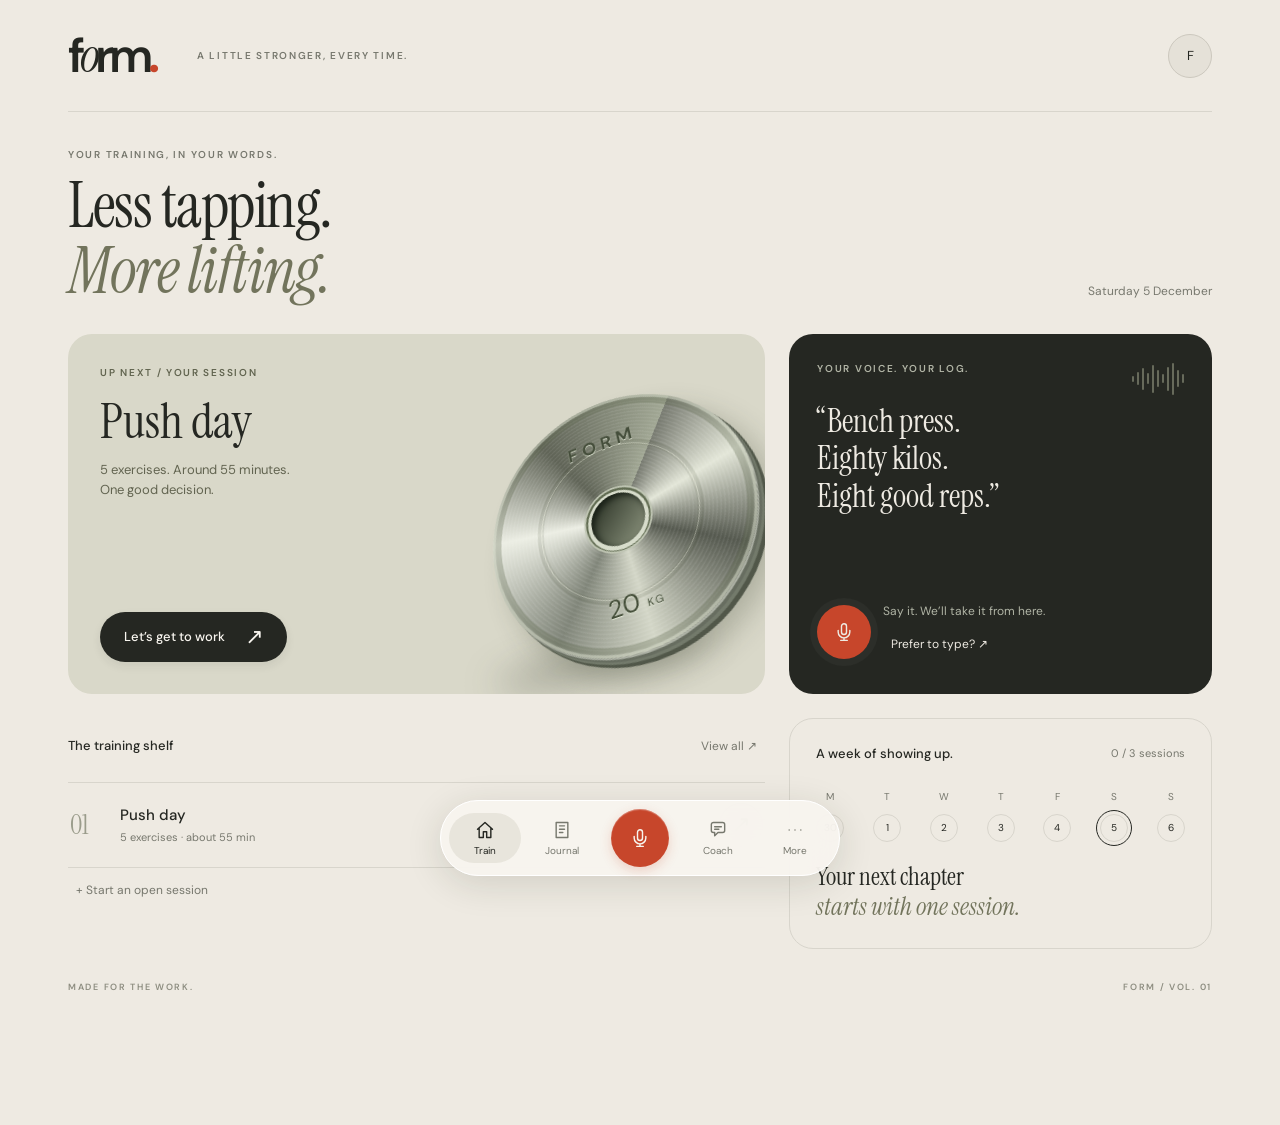
<file: index.html>
<!doctype html><html lang="en"><head><meta charset="utf-8"><meta name="viewport" content="width=device-width,initial-scale=1,viewport-fit=cover"><meta name="theme-color" content="#eeeae2"><meta name="description" content="FORM. A quieter way to get stronger. Your voice-first training journal."><title>FORM — A little stronger.</title><link rel="icon" href="form/icon.svg" type="image/svg+xml"><link rel="manifest" href="manifest.webmanifest"><link rel="stylesheet" href="form/style.css"></head><body>
<a class="skip" href="#main">Skip to content</a><div class="shell"><header class="masthead"><a class="wordmark" href="#today" aria-label="FORM home">f<span>o</span>rm<b>.</b></a><span class="brand-note">A LITTLE STRONGER, EVERY TIME.</span><button class="avatar" data-action="settings" aria-label="Open settings">F</button></header><div id="save-warning" class="save-warning" hidden role="alert"></div><main id="main" tabindex="-1"><div class="boot">Getting your training journal ready.</div></main><footer class="colophon"><span>MADE FOR THE WORK.</span><span>FORM / VOL. 01</span></footer></div>
<nav class="dock" aria-label="Main navigation"></nav>
<dialog id="dialog"><div id="dialog-body"></div></dialog>
<dialog id="coach-dialog" class="coach-dialog" aria-labelledby="coach-dialog-title">
  <div id="coach-sheet-body"></div>
</dialog>
<section id="voice-panel" class="voice-panel" hidden aria-label="Voice command"><div class="voice-head"><span class="eyebrow" id="voice-label"></span><button class="round" data-action="voice-close" aria-label="Close voice">×</button></div><div class="voice-meter" aria-hidden="true"></div><p id="voice-text" aria-live="polite"></p><div id="voice-actions"></div><form id="voice-form"><label class="sr" for="command-input">Type a workout command or question</label><input id="command-input" maxlength="1500" placeholder="Or type what you’d say…" autocomplete="off"><button class="round" type="submit" aria-label="Send command">↗</button></form></section><div id="toast" class="toast" role="status" hidden></div><script type="module" src="form/app.js"></script></body></html>
</file>
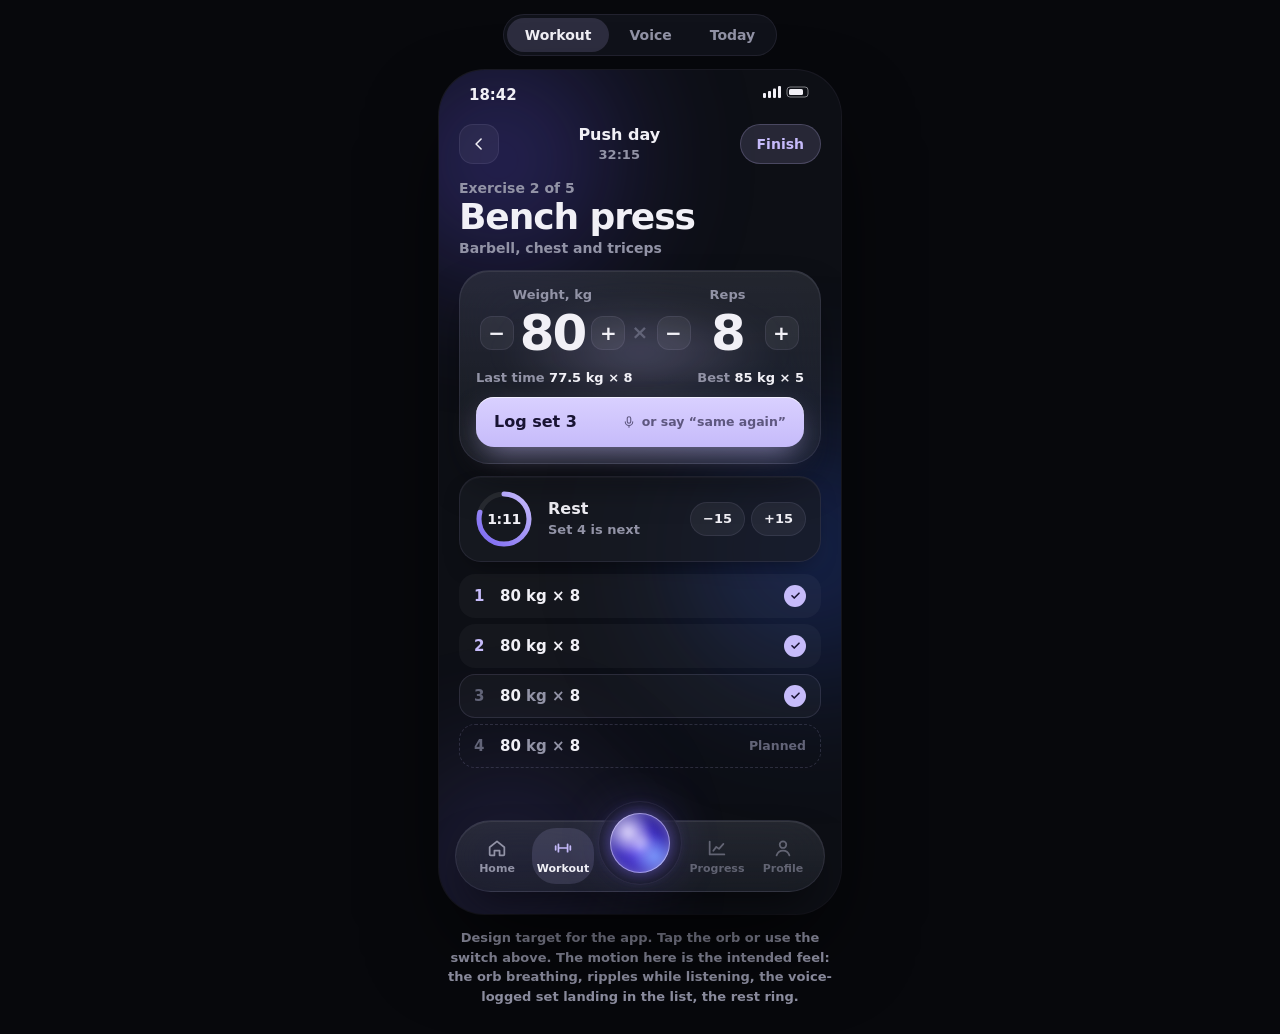
<file: design-target.html>
<!doctype html>
<html lang="en">
<head>
<meta charset="utf-8">
<meta name="viewport" content="width=device-width, initial-scale=1, viewport-fit=cover">
<meta name="theme-color" content="#0D0F15">
<title>Setline design target</title>
<style>
/* DESIGN TOKENS: the app must match these values. */
:root{
  --bg:#0D0F15; --card:#191C25; --ink:#F1F0F6; --muted:#9293A6; --dim:#626478;
  --accent:#C6BBFA; --accent-ink:#191433; --violet:#7A67F2; --blue:#5B86FF; --warm:#FFD9A8;
  --line:rgba(207,199,255,.09); --ease:cubic-bezier(.16,1,.3,1);
  --font:'Manrope','Inter',ui-sans-serif,system-ui,-apple-system,'Segoe UI',Roboto,'Helvetica Neue',Arial,sans-serif;
}
*{box-sizing:border-box;margin:0;padding:0}
html{background:#07080C;color:var(--ink)}
body{font-family:var(--font);min-height:100vh;display:flex;flex-direction:column;align-items:center;gap:14px;padding:14px 12px 28px;-webkit-font-smoothing:antialiased;font-variant-numeric:tabular-nums}
button{font:inherit;color:inherit;background:none;border:0;cursor:pointer;-webkit-tap-highlight-color:transparent}
:focus-visible{outline:2px solid var(--accent);outline-offset:3px;border-radius:12px}
svg.i{fill:none;stroke:currentColor;stroke-width:1.9;stroke-linecap:round;stroke-linejoin:round}

/* screen switcher (outside the phone) */
.switch{display:flex;gap:2px;padding:3px;border-radius:999px;background:#10121A;border:1px solid var(--line)}
.switch button{padding:9px 18px;border-radius:999px;font-weight:700;font-size:14px;color:var(--muted);transition:background .4s var(--ease),color .3s}
.switch button[aria-pressed=true]{background:rgba(198,187,250,.16);color:var(--ink)}
.note{max-width:402px;text-align:center;font-size:13px;line-height:1.5;color:var(--muted);font-weight:600}

/* phone */
.frame{width:calc(402px*var(--k,1));height:calc(844px*var(--k,1));flex:none}
.phone{position:relative;width:402px;height:844px;border-radius:46px;overflow:hidden;isolation:isolate;background:var(--bg);transform:scale(var(--k,1));transform-origin:0 0;box-shadow:0 40px 90px -20px rgba(0,0,0,.8),0 0 0 1px rgba(207,199,255,.1)}
.status{position:absolute;z-index:8;top:0;left:0;right:0;height:48px;padding:16px 30px 0;display:flex;justify-content:space-between;font-weight:800;font-size:15px;pointer-events:none}
.status svg{height:12px;width:auto;display:block}

/* ambient light: slow, restrained */
.ambient{position:absolute;inset:0;z-index:0;pointer-events:none;overflow:hidden}
.ambient i{position:absolute;border-radius:50%;filter:blur(70px);will-change:transform}
.ambient i:nth-child(1){width:320px;height:320px;left:-100px;top:-70px;background:radial-gradient(circle,#5B4BD6,transparent 68%);opacity:.6;animation:drift1 34s ease-in-out infinite alternate}
.ambient i:nth-child(2){width:360px;height:360px;right:-150px;top:300px;background:radial-gradient(circle,#2B4FC4,transparent 68%);opacity:.5;animation:drift2 41s ease-in-out infinite alternate}
.ambient i:nth-child(3){width:280px;height:280px;left:-70px;bottom:-90px;background:radial-gradient(circle,#7A67F2,transparent 68%);opacity:.32;animation:drift1 47s ease-in-out infinite alternate-reverse}
@keyframes drift1{to{transform:translate(70px,60px) scale(1.12)}}
@keyframes drift2{to{transform:translate(-60px,-80px) scale(1.08)}}

/* surfaces: three elevations, three radii */
.glass{background:linear-gradient(180deg,rgba(255,255,255,.075),rgba(255,255,255,.025)),rgba(25,28,37,.55);-webkit-backdrop-filter:blur(26px) saturate(150%);backdrop-filter:blur(26px) saturate(150%);border:1px solid var(--line);box-shadow:0 22px 44px -14px rgba(0,0,0,.65),inset 0 1px 0 rgba(255,255,255,.08)}
.solid{background:rgba(25,28,37,.72);border:1px solid var(--line);box-shadow:0 10px 24px -12px rgba(0,0,0,.55),inset 0 1px 0 rgba(255,255,255,.04)}

.screen{position:absolute;inset:0;z-index:1;padding:52px 20px 0;opacity:0;visibility:hidden;transform:scale(.985);transition:opacity .4s var(--ease),transform .6s var(--ease),visibility 0s .4s}
.screen.on{opacity:1;visibility:visible;transform:none;transition:opacity .4s var(--ease),transform .6s var(--ease)}

.top{display:flex;align-items:center;justify-content:space-between;height:44px}
.iconbtn{width:40px;height:40px;border-radius:14px;display:grid;place-items:center;background:rgba(255,255,255,.05);border:1px solid var(--line)}
.iconbtn svg{width:20px;height:20px}
.ttl{text-align:center;line-height:1.2}
.ttl strong{display:block;font-size:16px;font-weight:800}
.ttl span{font-size:13px;color:var(--muted);font-weight:600}
.pillbtn{height:40px;padding:0 16px;border-radius:999px;background:rgba(198,187,250,.14);color:var(--accent);font-weight:800;font-size:14px;border:1px solid rgba(198,187,250,.22)}

/* workout */
.exhead{margin-top:14px}
.exhead p{font-size:14px;color:var(--muted);font-weight:600}
.exhead h1{font-size:36px;line-height:1.08;font-weight:800;letter-spacing:-.03em;margin:2px 0 3px}
.hero{margin-top:14px;padding:16px;border-radius:30px;position:relative}
.hero::before{content:"";position:absolute;left:12%;right:12%;top:34px;height:96px;background:radial-gradient(closest-side,rgba(198,187,250,.26),transparent);filter:blur(16px);z-index:-1;pointer-events:none}
.cols{display:grid;grid-template-columns:1fr 22px 1fr;align-items:end}
.col{display:flex;flex-direction:column;align-items:center;gap:6px}
.lab{font-size:13px;font-weight:700;color:var(--muted)}
.row3{display:flex;align-items:center;gap:6px}
.num{font-size:50px;line-height:1;font-weight:800;letter-spacing:-.04em;min-width:62px;text-align:center}
.step{width:34px;height:34px;border-radius:12px;background:rgba(255,255,255,.06);border:1px solid var(--line);font-size:20px;line-height:1;font-weight:700;display:grid;place-items:center}
.times{font-size:20px;color:var(--dim);font-weight:700;text-align:center;padding-bottom:14px}
.ghost{margin-top:12px;display:flex;justify-content:space-between;font-size:13px;color:var(--muted);font-weight:600}
.ghost b{color:var(--ink);font-weight:700}
.log{margin-top:12px;width:100%;height:50px;padding:0 18px;border-radius:18px;display:flex;align-items:center;justify-content:space-between;background:linear-gradient(180deg,#D9D0FF,#C6BBFA);color:var(--accent-ink);font-weight:800;font-size:16px;box-shadow:0 12px 30px -8px rgba(198,187,250,.6),inset 0 1px 0 rgba(255,255,255,.65)}
.log small{font-size:12.5px;font-weight:700;opacity:.62;display:flex;align-items:center;gap:6px}
.log small svg{width:14px;height:14px}
.log.solo{justify-content:center}
.sayhint{display:flex;align-items:center;justify-content:center;gap:6px;margin-top:10px;font-size:13px;color:var(--muted);font-weight:600}
.sayhint svg{width:14px;height:14px}

.rest{margin-top:12px;padding:12px 14px;border-radius:22px;display:flex;align-items:center;gap:14px}
.ring{position:relative;width:60px;height:60px;flex:none}
.ring svg{width:60px;height:60px;transform:rotate(-90deg);overflow:visible}
.ring circle{fill:none;stroke-width:5;stroke-linecap:round}
.ring .bg{stroke:rgba(255,255,255,.08)}
.ring .fg{stroke:url(#rg);stroke-dasharray:157.08;transition:stroke-dashoffset .25s linear}
.ring b{position:absolute;inset:0;display:grid;place-items:center;font-size:14px;font-weight:800;letter-spacing:-.02em}
.ring.hot{animation:hot .5s ease-in-out infinite alternate}
@keyframes hot{to{transform:scale(1.07);filter:drop-shadow(0 0 8px rgba(198,187,250,.7))}}
.rtxt{flex:1;line-height:1.25}
.rtxt strong{display:block;font-size:16px;font-weight:800}
.rtxt span{font-size:13px;color:var(--muted);font-weight:600}
.chips{display:flex;gap:6px}
.chip{height:34px;padding:0 12px;border-radius:999px;background:rgba(255,255,255,.06);border:1px solid var(--line);font-weight:700;font-size:13px;display:inline-flex;align-items:center}

.sets{list-style:none;margin-top:12px;display:grid;gap:6px}
.set{height:44px;border-radius:16px;padding:0 14px;display:grid;grid-template-columns:26px 1fr auto;align-items:center;background:rgba(255,255,255,.035);border:1px solid transparent;font-size:15px;font-weight:600;color:var(--muted)}
.set .idx{font-weight:800;color:var(--dim)}
.set .val b{color:var(--ink);font-weight:800}
.set.done{color:var(--ink)}
.set.done .idx{color:var(--accent)}
.ck{width:22px;height:22px;border-radius:50%;display:grid;place-items:center;background:var(--accent);color:var(--accent-ink)}
.ck svg{width:13px;height:13px;stroke-width:3}
.set.planned{border:1px dashed rgba(207,199,255,.16);background:transparent}
.set .later{font-size:12.5px;color:var(--dim);font-weight:700}
.set.fresh{border-color:rgba(207,199,255,.12);animation:land 8s infinite}
.set.fresh .ck{animation:pop 8s infinite}
.set.fresh .idx{animation:idx 8s infinite}
@keyframes land{0%,24%{background:transparent;color:var(--muted)}26%{background:rgba(198,187,250,.3);border-color:rgba(198,187,250,.55);color:var(--ink)}44%,96%{background:rgba(198,187,250,.07);border-color:transparent;color:var(--ink)}100%{background:transparent;border-color:rgba(207,199,255,.12);color:var(--muted)}}
@keyframes pop{0%,24%{opacity:0;transform:scale(.4)}27%{opacity:1;transform:scale(1.25)}32%,96%{opacity:1;transform:scale(1)}100%{opacity:0;transform:scale(.4)}}
@keyframes idx{0%,24%{color:var(--dim)}26%,96%{color:var(--accent)}100%{color:var(--dim)}}

/* intent card: shows what the app understood, then commits */
.intent{position:absolute;z-index:6;left:16px;right:16px;bottom:110px;padding:12px 14px 15px;border-radius:22px;display:grid;grid-template-columns:36px 1fr auto;gap:12px;align-items:center;overflow:hidden;opacity:0;animation:intent 8s var(--ease) infinite}
.phone:not([data-screen=workout]) .intent{display:none}
.ic{width:36px;height:36px;border-radius:50%;display:grid;place-items:center;background:rgba(198,187,250,.18);color:var(--accent)}
.ic svg{width:18px;height:18px;stroke-width:2.6}
.intent b,.got b{font-size:16px;font-weight:800}
.v{font-weight:800;color:var(--accent)}
.intent small,.got small{display:block;font-size:12.5px;color:var(--muted);font-weight:600;margin-top:2px}
.undo{height:34px;padding:0 14px;border-radius:999px;background:rgba(255,255,255,.07);font-weight:800;font-size:13px}
.intent .bar{position:absolute;left:0;bottom:0;height:3px;width:100%;background:linear-gradient(90deg,var(--violet),var(--accent));transform-origin:left;animation:auto 8s linear infinite}
@keyframes intent{0%{opacity:0;transform:translateY(18px) scale(.96)}5%,26%{opacity:1;transform:none}31%,100%{opacity:0;transform:translateY(-8px) scale(.98)}}
@keyframes auto{0%,5%{transform:scaleX(1)}24%{transform:scaleX(0)}100%{transform:scaleX(0)}}

/* dock */
.dock{position:absolute;z-index:7;left:16px;right:16px;bottom:22px;height:72px;border-radius:36px;display:grid;grid-template-columns:1fr 1fr 88px 1fr 1fr;align-items:center;padding:0 8px;transition:opacity .35s var(--ease),transform .5s var(--ease)}
.phone[data-screen=voice] .dock{opacity:0;transform:translateY(30px);pointer-events:none}
.tab{height:56px;margin:0 2px;border-radius:24px;display:flex;flex-direction:column;align-items:center;justify-content:center;gap:3px;color:var(--muted);font-size:11px;font-weight:700;transition:background .45s var(--ease),color .3s}
.tab svg{width:22px;height:22px}
.tab.on{background:rgba(198,187,250,.14);color:var(--ink)}
.tab.on svg{color:var(--accent)}
.tab.off{pointer-events:none;opacity:.6}
.orbbtn{justify-self:center;width:76px;height:76px;margin-top:-26px;border-radius:50%;display:grid;place-items:center;position:relative}
.orbbtn::before{content:"";position:absolute;inset:-4px;border-radius:50%;background:rgba(13,15,21,.55);-webkit-backdrop-filter:blur(18px);backdrop-filter:blur(18px);border:1px solid var(--line);z-index:-1}

/* the Voice Orb: the one bold thing */
.orb{--s:60px;position:relative;width:var(--s);height:var(--s);border-radius:50%;display:block}
.orb .core{position:absolute;inset:0;border-radius:50%;overflow:hidden;isolation:isolate;background:radial-gradient(circle at 50% 58%,#6B55F2 0%,#3B2CB9 46%,#181062 100%);box-shadow:inset 0 0 0 1px rgba(216,208,255,.55),inset 0 0 calc(var(--s)*.2) rgba(198,187,250,.5),0 0 calc(var(--s)*.3) rgba(122,103,242,.6),0 0 calc(var(--s)*.85) rgba(122,103,242,.28);animation:breathe 5.2s ease-in-out infinite}
.orb .core b{position:absolute;border-radius:50%;filter:blur(calc(var(--s)*.065));mix-blend-mode:screen;will-change:transform}
.orb .core b:nth-child(1){width:86%;height:86%;left:-14%;top:-12%;background:radial-gradient(circle,#E2DBFF,rgba(198,187,250,0) 64%);animation:blob1 9s ease-in-out infinite alternate}
.orb .core b:nth-child(2){width:82%;height:82%;right:-16%;bottom:-14%;background:radial-gradient(circle,#4F86FF,rgba(79,134,255,0) 64%);animation:blob2 11s ease-in-out infinite alternate}
.orb .core b:nth-child(3){width:38%;height:38%;left:34%;top:30%;background:radial-gradient(circle,#fff,rgba(255,255,255,0) 66%);opacity:.5;animation:blob3 7s ease-in-out infinite alternate}
@keyframes breathe{50%{transform:scale(1.045)}}
@keyframes blob1{to{transform:translate(46%,34%) scale(1.12)}}
@keyframes blob2{to{transform:translate(-46%,-36%) scale(1.08)}}
@keyframes blob3{to{transform:translate(-30%,34%) scale(.8)}}

/* voice sheet */
#s-voice{background:rgba(9,10,15,.5);-webkit-backdrop-filter:blur(30px) saturate(140%);backdrop-filter:blur(30px) saturate(140%)}
.live{display:flex;align-items:center;gap:8px;padding:0 14px;height:36px;border-radius:999px;background:rgba(198,187,250,.14);border:1px solid rgba(198,187,250,.24);font-weight:800;font-size:13.5px}
.live i{width:8px;height:8px;border-radius:50%;background:var(--accent);animation:mic 1.4s infinite}
@keyframes mic{0%{box-shadow:0 0 0 0 rgba(198,187,250,.6)}70%,100%{box-shadow:0 0 0 9px rgba(198,187,250,0)}}
.stagev{position:relative;height:264px;display:grid;place-items:center;margin-top:8px}
.orb.big{--s:184px}
.ripples{position:absolute;inset:0;pointer-events:none}
.ripples b{position:absolute;left:50%;top:50%;width:184px;height:184px;margin:-92px 0 0 -92px;border-radius:50%;border:1.5px solid rgba(198,187,250,.55);opacity:0;animation:ripple 2.8s var(--ease) infinite}
.ripples b:nth-child(2){animation-delay:.9s}
.ripples b:nth-child(3){animation-delay:1.8s}
@keyframes ripple{0%{transform:scale(1);opacity:.55}65%{opacity:.14}100%{transform:scale(1.65);opacity:0}}
.wave{display:flex;justify-content:center;align-items:center;gap:4px;height:44px;margin-top:6px}
.wave i{width:4px;height:6px;border-radius:3px;background:linear-gradient(180deg,var(--accent),var(--violet))}
.say{margin-top:18px;min-height:74px;font-size:27px;line-height:1.25;font-weight:700;letter-spacing:-.02em}
.say .w{display:inline-block;margin-right:.26em;opacity:0;transform:translateY(8px);animation:wordin .45s var(--ease) forwards}
@keyframes wordin{to{opacity:1;transform:none}}
.got{margin-top:14px;padding:14px;border-radius:24px;display:grid;grid-template-columns:36px 1fr auto;gap:12px;align-items:center;opacity:0;transform:translateY(12px);transition:opacity .5s var(--ease),transform .6s var(--ease)}
.got.show{opacity:1;transform:none}
.hints{position:absolute;left:0;right:0;bottom:132px;padding:0 20px;display:flex;gap:8px;overflow-x:auto;scrollbar-width:none}
.hints::-webkit-scrollbar{display:none}
.hints span{flex:none;height:34px;display:inline-flex;align-items:center;padding:0 14px;border-radius:999px;background:rgba(255,255,255,.055);border:1px solid var(--line);font-size:13.5px;font-weight:700;color:var(--muted)}
.hold{position:absolute;left:20px;right:20px;bottom:46px;height:68px;border-radius:34px;display:flex;align-items:center;justify-content:center;gap:10px;font-weight:800;font-size:17px;background:linear-gradient(180deg,#D9D0FF,#C6BBFA);color:var(--accent-ink);box-shadow:0 16px 40px -10px rgba(198,187,250,.6),inset 0 1px 0 rgba(255,255,255,.65)}
.hold svg{width:22px;height:22px}
.holdnote{position:absolute;left:0;right:0;bottom:22px;text-align:center;font-size:12.5px;color:var(--muted);font-weight:600}

/* today */
.brand{display:flex;align-items:center;justify-content:space-between;height:44px}
.brand strong{display:block;font-size:20px;font-weight:800;letter-spacing:-.02em}
.brand span{display:block;font-size:12.5px;color:var(--muted);font-weight:600;line-height:1.2}
.greet{margin-top:14px;font-size:34px;line-height:1.1;font-weight:800;letter-spacing:-.03em}
.sub{color:var(--muted);font-weight:600;font-size:15px;margin-top:4px}
.upcoming{margin-top:16px;padding:18px;border-radius:30px;position:relative}
.upcoming::before{content:"";position:absolute;right:-10px;top:-10px;width:150px;height:150px;background:radial-gradient(closest-side,rgba(122,103,242,.4),transparent);filter:blur(14px);z-index:-1;pointer-events:none}
.upcoming h2{font-size:28px;font-weight:800;letter-spacing:-.025em;line-height:1.1}
.upcoming p{font-size:14px;color:var(--muted);font-weight:600;margin-top:3px}
.exlist{display:flex;gap:6px;margin:14px 0 16px;flex-wrap:wrap}
.log{white-space:nowrap}
.grid2{display:grid;grid-template-columns:1fr 1fr;gap:12px;margin-top:12px}
.mini{padding:14px;border-radius:22px;height:128px;position:relative;display:flex;flex-direction:column}
.mini .t{font-size:13px;color:var(--muted);font-weight:700}
.mini strong{font-size:18px;font-weight:800;letter-spacing:-.01em;margin-top:4px}
.week{display:flex;align-items:center;gap:12px;margin-top:auto}
.week .ring{width:64px;height:64px}
.week .ring svg{width:64px;height:64px}
.week .ring b{font-size:16px}
.days{display:grid;grid-template-columns:repeat(7,1fr);gap:3px;width:100%}
.days i{display:block;height:6px;border-radius:3px;background:rgba(255,255,255,.1)}
.days i.on{background:var(--accent)}
.vol{margin-top:auto}
.vol b{font-size:30px;font-weight:800;letter-spacing:-.03em;line-height:1}
.vol span{display:block;font-size:13px;color:var(--muted);font-weight:600;margin-top:2px}
.pr{margin-top:12px;padding:14px 16px;border-radius:22px;display:flex;align-items:center;gap:12px}
.pr .l{flex:1}
.tag{display:inline-block;height:24px;line-height:24px;padding:0 10px;border-radius:999px;background:rgba(255,217,168,.14);color:var(--warm);font-size:12.5px;font-weight:800}
.pr strong{display:block;font-size:22px;font-weight:800;letter-spacing:-.02em;margin-top:6px}
.pr p{font-size:13px;color:var(--muted);font-weight:600;margin-top:2px}
.pr svg{width:112px;height:56px;flex:none;overflow:visible}

@media (prefers-reduced-motion:reduce){*,*::before,*::after{animation:none!important;transition:none!important}.intent{opacity:1}.set.fresh .ck{opacity:1}}
</style>
</head>
<body>

<svg width="0" height="0" style="position:absolute" aria-hidden="true"><defs>
  <linearGradient id="rg" x1="0" y1="0" x2="1" y2="1"><stop offset="0" stop-color="#7A67F2"/><stop offset="1" stop-color="#C6BBFA"/></linearGradient>
  <linearGradient id="sf" x1="0" y1="0" x2="0" y2="1"><stop offset="0" stop-color="#C6BBFA" stop-opacity=".28"/><stop offset="1" stop-color="#C6BBFA" stop-opacity="0"/></linearGradient>
  <linearGradient id="sp" x1="0" y1="0" x2="1" y2="0"><stop offset="0" stop-color="#7A67F2"/><stop offset="1" stop-color="#C6BBFA"/></linearGradient>
</defs></svg>

<nav class="switch" aria-label="Screens">
  <button data-go="workout" aria-pressed="true">Workout</button>
  <button data-go="voice" aria-pressed="false">Voice</button>
  <button data-go="today" aria-pressed="false">Today</button>
</nav>

<div class="frame"><div class="phone" id="phone" data-screen="workout">
  <div class="ambient"><i></i><i></i><i></i></div>
  <div class="status"><span>18:42</span>
    <svg viewBox="0 0 48 12" fill="currentColor" aria-hidden="true"><rect x="0" y="7" width="3" height="5" rx="1"/><rect x="5" y="5" width="3" height="7" rx="1"/><rect x="10" y="2.5" width="3" height="9.5" rx="1"/><rect x="15" y="0" width="3" height="12" rx="1"/><rect x="24" y="1" width="21" height="10" rx="3" fill="none" stroke="currentColor" stroke-opacity=".5"/><rect x="26" y="3" width="14" height="6" rx="1.5"/></svg>
  </div>

  <!-- WORKOUT -->
  <section class="screen on" id="s-workout" aria-label="Active workout">
    <header class="top">
      <button class="iconbtn" aria-label="Back"><svg class="i" viewBox="0 0 24 24"><path d="M14.5 6 8.5 12l6 6"/></svg></button>
      <div class="ttl"><strong>Push day</strong><span id="wtimer">32:14</span></div>
      <button class="pillbtn">Finish</button>
    </header>

    <div class="exhead">
      <p>Exercise 2 of 5</p>
      <h1>Bench press</h1>
      <p>Barbell, chest and triceps</p>
    </div>

    <div class="hero glass">
      <div class="cols">
        <div class="col"><span class="lab">Weight, kg</span>
          <div class="row3"><button class="step" aria-label="Lower weight">−</button><span class="num">80</span><button class="step" aria-label="Raise weight">+</button></div></div>
        <span class="times">×</span>
        <div class="col"><span class="lab">Reps</span>
          <div class="row3"><button class="step" aria-label="Fewer reps">−</button><span class="num">8</span><button class="step" aria-label="More reps">+</button></div></div>
      </div>
      <div class="ghost"><span>Last time <b>77.5 kg × 8</b></span><span>Best <b>85 kg × 5</b></span></div>
      <button class="log"><span>Log set 3</span><small><svg class="i" viewBox="0 0 24 24"><rect x="9" y="3" width="6" height="11" rx="3"/><path d="M5.6 11.5a6.4 6.4 0 0 0 12.8 0M12 18v3"/></svg>or say “same again”</small></button>
    </div>

    <div class="rest solid">
      <div class="ring" id="ring"><svg viewBox="0 0 60 60"><circle class="bg" cx="30" cy="30" r="25"/><circle class="fg" id="fg" cx="30" cy="30" r="25"/></svg><b id="rtime">1:12</b></div>
      <div class="rtxt"><strong>Rest</strong><span>Set 4 is next</span></div>
      <div class="chips"><button class="chip">−15</button><button class="chip">+15</button></div>
    </div>

    <ol class="sets">
      <li class="set done"><span class="idx">1</span><span class="val"><b>80</b> kg × <b>8</b></span><span class="ck"><svg class="i" viewBox="0 0 24 24"><path d="M5.5 12.5l4.2 4.2L18.5 7.8"/></svg></span></li>
      <li class="set done"><span class="idx">2</span><span class="val"><b>80</b> kg × <b>8</b></span><span class="ck"><svg class="i" viewBox="0 0 24 24"><path d="M5.5 12.5l4.2 4.2L18.5 7.8"/></svg></span></li>
      <li class="set fresh"><span class="idx">3</span><span class="val"><b>80</b> kg × <b>8</b></span><span class="ck"><svg class="i" viewBox="0 0 24 24"><path d="M5.5 12.5l4.2 4.2L18.5 7.8"/></svg></span></li>
      <li class="set planned"><span class="idx">4</span><span class="val"><b>80</b> kg × <b>8</b></span><span class="later">Planned</span></li>
    </ol>
  </section>

  <!-- VOICE -->
  <section class="screen" id="s-voice" aria-label="Voice">
    <header class="top">
      <button class="iconbtn" data-go="workout" aria-label="Close"><svg class="i" viewBox="0 0 24 24"><path d="M6 6l12 12M18 6 6 18"/></svg></button>
      <div class="live"><i></i>Mic open</div>
      <span class="chip">DA + EN</span>
    </header>
    <div class="stagev">
      <div class="ripples"><b></b><b></b><b></b></div>
      <span class="orb big"><i class="core"><b></b><b></b><b></b></i></span>
    </div>
    <div class="wave" id="wave" aria-hidden="true"></div>
    <p class="say" id="say" aria-live="polite"></p>
    <div class="got solid" id="got">
      <div class="ic"><svg class="i" viewBox="0 0 24 24"><path d="M5.5 12.5l4.2 4.2L18.5 7.8"/></svg></div>
      <div><b>Bench press <span class="v">80 kg × 8</span></b><small>Danish, for set 3</small></div>
      <button class="chip">Edit</button>
    </div>
    <div class="hints" aria-label="Things you can say"><span>Same again</span><span>Add 2.5</span><span>Skip rest</span><span>Next exercise</span><span>What did I do last time?</span></div>
    <button class="hold"><svg class="i" viewBox="0 0 24 24"><rect x="9" y="3" width="6" height="11" rx="3"/><path d="M5.6 11.5a6.4 6.4 0 0 0 12.8 0M12 18v3"/></svg>Hold to talk</button>
    <p class="holdnote">Or tap once to keep the mic open</p>
  </section>

  <!-- TODAY -->
  <section class="screen" id="s-today" aria-label="Today">
    <header class="brand">
      <div><strong>Setline</strong><span>Lift. Say it. Saved.</span></div>
      <button class="iconbtn" aria-label="Settings"><svg class="i" viewBox="0 0 24 24"><path d="M5 8h9M18 8h1M5 16h1M10 16h9"/><circle cx="16" cy="8" r="2"/><circle cx="8" cy="16" r="2"/></svg></button>
    </header>
    <h1 class="greet">Good evening.</h1>
    <p class="sub">One workout planned today.</p>

    <div class="upcoming glass">
      <h2>Push day</h2>
      <p>5 exercises, about 55 minutes</p>
      <div class="exlist"><span class="chip">Bench press</span><span class="chip">Overhead press</span><span class="chip">+3</span></div>
      <button class="log solo"><span>Start workout</span></button>
      <p class="sayhint"><svg class="i" viewBox="0 0 24 24"><rect x="9" y="3" width="6" height="11" rx="3"/><path d="M5.6 11.5a6.4 6.4 0 0 0 12.8 0M12 18v3"/></svg>Or say “start push day”</p>
    </div>

    <div class="grid2">
      <div class="mini solid"><span class="t">This week</span>
        <div class="week"><div class="ring"><svg viewBox="0 0 60 60"><circle class="bg" cx="30" cy="30" r="25"/><circle class="fg" cx="30" cy="30" r="25" style="stroke-dashoffset:117.8"/></svg><b>1/4</b></div></div>
        <div class="days" style="margin-top:10px"><i class="on"></i><i></i><i></i><i></i><i></i><i></i><i></i></div>
      </div>
      <div class="mini solid"><span class="t">Last session</span><strong>Pull day</strong>
        <div class="vol"><b>4,820</b><span>kg lifted in 52 min</span></div>
      </div>
    </div>

    <div class="pr solid">
      <div class="l"><span class="tag">New PR</span><strong>85 kg × 5</strong><p>Bench press, up 2.5 kg</p></div>
      <svg viewBox="0 0 120 56" aria-hidden="true"><path d="M0 46 18 42 36 44 54 32 72 35 90 20 116 9V56H0Z" fill="url(#sf)"/><polyline points="0,46 18,42 36,44 54,32 72,35 90,20 116,9" fill="none" stroke="url(#sp)" stroke-width="2.5" stroke-linecap="round" stroke-linejoin="round"/><circle cx="116" cy="9" r="4.5" fill="#FFD9A8"/><circle cx="116" cy="9" r="9" fill="#FFD9A8" opacity=".18"/></svg>
    </div>
  </section>

  <!-- DOCK -->
  <nav class="dock glass" aria-label="Main">
    <button class="tab" data-go="today"><svg class="i" viewBox="0 0 24 24"><path d="M4 11.2 12 4.8l8 6.4V19a1 1 0 0 1-1 1h-4.2v-5.2H9.2V20H5a1 1 0 0 1-1-1z"/></svg>Home</button>
    <button class="tab on" data-go="workout"><svg class="i" viewBox="0 0 24 24"><path d="M7 8v8M4 10v4M17 8v8M20 10v4M7 12h10"/></svg>Workout</button>
    <button class="orbbtn" data-go="voice" aria-label="Talk to Setline"><span class="orb"><i class="core"><b></b><b></b><b></b></i></span></button>
    <span class="tab off" aria-hidden="true"><svg class="i" viewBox="0 0 24 24"><path d="M4 19V5M4 19h16M8 15l3.2-4.2 3 2.2L19 7.5"/></svg>Progress</span>
    <span class="tab off" aria-hidden="true"><svg class="i" viewBox="0 0 24 24"><circle cx="12" cy="8.4" r="3.6"/><path d="M5 20c1.3-3.5 3.9-5.2 7-5.2s5.7 1.7 7 5.2"/></svg>Profile</span>
  </nav>

  <!-- INTENT CARD: what the app understood, before it commits -->
  <div class="intent glass" aria-live="polite">
    <div class="ic"><svg class="i" viewBox="0 0 24 24"><path d="M5.5 12.5l4.2 4.2L18.5 7.8"/></svg></div>
    <div><b>Bench press <span class="v">80 kg × 8</span></b><small>Heard “same again”, set 3</small></div>
    <button class="undo">Undo</button>
    <span class="bar"></span>
  </div>
</div></div>

<p class="note">Design target for the app. Tap the orb or use the switch above. The motion here is the intended feel: the orb breathing, ripples while listening, the voice-logged set landing in the list, the rest ring.</p>

<script>
const phone=document.getElementById('phone');
const map={workout:'s-workout',voice:'s-voice',today:'s-today'};
const reduce=matchMedia('(prefers-reduced-motion: reduce)');

function fit(){document.documentElement.style.setProperty('--k',Math.min(1,(document.documentElement.clientWidth-24)/402))}
fit();addEventListener('resize',fit);

function go(name){
  phone.dataset.screen=name;
  document.querySelectorAll('.screen').forEach(s=>s.classList.toggle('on',s.id===map[name]));
  document.querySelectorAll('.switch button').forEach(b=>b.setAttribute('aria-pressed',String(b.dataset.go===name)));
  document.querySelectorAll('.tab[data-go]').forEach(t=>t.classList.toggle('on',t.dataset.go===name));
  if(name==='voice')startVoice();
}
document.querySelectorAll('[data-go]').forEach(b=>b.addEventListener('click',()=>go(b.dataset.go)));

/* workout clock */
let sec=32*60+14;const wt=document.getElementById('wtimer');
setInterval(()=>{sec++;wt.textContent=String(Math.floor(sec/60)).padStart(2,'0')+':'+String(sec%60).padStart(2,'0')},1000);

/* rest ring: derived from a countdown, pulses in the last 3 seconds */
const fg=document.getElementById('fg'),rt=document.getElementById('rtime'),ring=document.getElementById('ring');
let left=72;const C=157.08,TOTAL=90;
function paint(){fg.style.strokeDashoffset=C*(1-left/TOTAL);rt.textContent=Math.floor(left/60)+':'+String(left%60).padStart(2,'0');ring.classList.toggle('hot',left<=3&&left>0)}
paint();setInterval(()=>{left=left<=0?TOTAL:left-1;paint()},1000);

/* listening: level bars + live transcript */
const wave=document.getElementById('wave');
for(let i=0;i<27;i++)wave.appendChild(document.createElement('i'));
const bars=[...wave.children];let raf=0;
function loop(t){
  if(phone.dataset.screen!=='voice'){raf=0;return}
  bars.forEach((b,i)=>{const e=1-Math.abs(i-13)/14,v=(Math.sin(t/180+i*.7)+Math.sin(t/97+i*1.3)+2)/4;b.style.height=(6+e*38*v)+'px'});
  raf=requestAnimationFrame(loop);
}
const words=['Bænkpres,','80','kilo,','8','gentagelser'];
const say=document.getElementById('say'),got=document.getElementById('got');let timer;
function startVoice(){
  clearTimeout(timer);say.innerHTML='';got.classList.remove('show');
  if(reduce.matches){words.forEach(w=>{const s=document.createElement('span');s.className='w';s.style.animation='none';s.style.opacity=1;s.style.transform='none';s.textContent=w;say.appendChild(s)});got.classList.add('show');return}
  if(!raf)raf=requestAnimationFrame(loop);
  let i=0;
  (function step(){
    if(phone.dataset.screen!=='voice')return;
    if(i<words.length){const s=document.createElement('span');s.className='w';s.textContent=words[i++];say.appendChild(s);timer=setTimeout(step,i===3?520:380)}
    else if(i===words.length){i++;timer=setTimeout(()=>{got.classList.add('show');step()},450)}
    else{timer=setTimeout(startVoice,4200)}
  })();
}
</script>
</body>
</html>
</file>
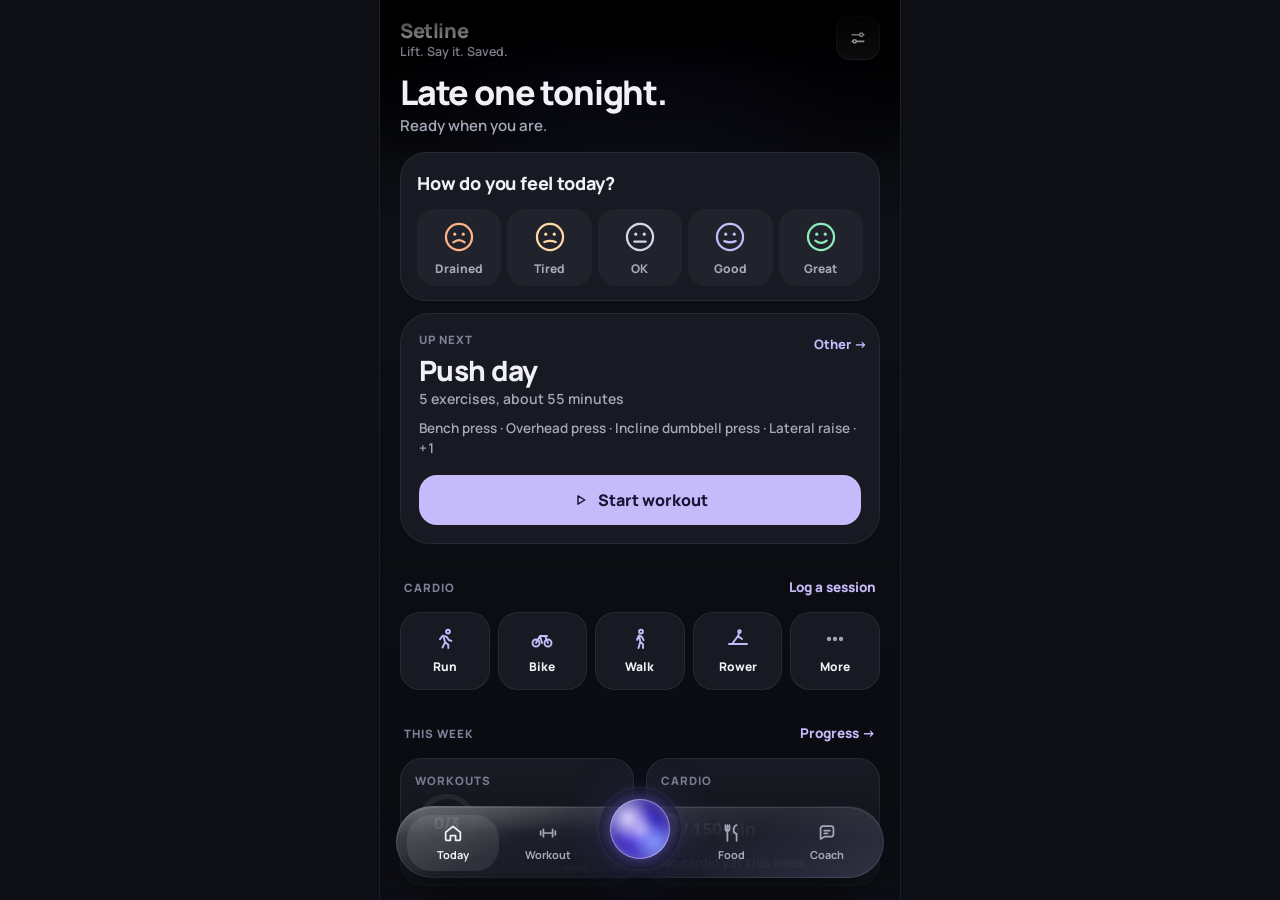
<file: setline-archive.html>
<!doctype html>
<html lang="en">
<head>
<meta charset="utf-8">
<meta name="viewport" content="width=device-width, initial-scale=1, viewport-fit=cover">
<meta name="theme-color" content="#000000">
<meta name="theme-color" media="(prefers-color-scheme: dark)" content="#000000">
<meta name="theme-color" media="(prefers-color-scheme: light)" content="#000000">
<meta name="color-scheme" content="dark only">
<meta name="darkreader-lock">
<meta name="description" content="Log your lifts fast.">
<title>Setline Codex</title>
<script>try{var a=JSON.parse(localStorage.getItem("setline-codex.settings")||"{}").accent;if(a)document.documentElement.dataset.accent=a}catch(e){}</script>
<link rel="manifest" href="manifest.webmanifest">
<link rel="icon" type="image/png" href="icons/icon-192.png">
<link rel="apple-touch-icon" href="icons/icon-192.png">
<link rel="preconnect" href="https://fonts.googleapis.com">
<link rel="preconnect" href="https://fonts.gstatic.com" crossorigin>
<link rel="stylesheet" href="https://fonts.googleapis.com/css2?family=Manrope:wght@500;600;700;800&display=swap">
<link rel="stylesheet" href="css/tokens.css">
<link rel="stylesheet" href="css/app.css">
<script type="module" src="js/app.js"></script>
</head>
<body>
<svg width="0" height="0" style="position:absolute" aria-hidden="true"><defs>
  <linearGradient id="rg" x1="0" y1="0" x2="1" y2="1"><stop offset="0" style="stop-color:var(--accent)"/><stop offset="1" style="stop-color:var(--accent)"/></linearGradient>
  <linearGradient id="sf" x1="0" y1="0" x2="0" y2="1"><stop offset="0" style="stop-color:var(--accent)" stop-opacity=".28"/><stop offset="1" style="stop-color:var(--accent)" stop-opacity="0"/></linearGradient>
  <linearGradient id="sp" x1="0" y1="0" x2="1" y2="0"><stop offset="0" style="stop-color:var(--accent)"/><stop offset="1" style="stop-color:var(--accent)"/></linearGradient>
</defs></svg>

<div class="app" id="app">
  <div class="ambient" aria-hidden="true"><i></i><i></i><i></i><i></i></div>
  <div class="edge et" aria-hidden="true"></div><div class="edge eb" aria-hidden="true"></div>

  <section class="screen" id="s-today" data-screen="today" aria-label="Today"></section>
  <section class="screen" id="s-workout" data-screen="workout" aria-label="Workout"></section>
  <section class="screen" id="s-coach" data-screen="coach" aria-label="Coach"></section>
  <section class="screen" id="s-history" data-screen="history" aria-label="History"></section>
  <section class="screen" id="s-detail" data-screen="detail" aria-label="Workout details"></section>
  <section class="screen" id="s-settings" data-screen="settings" aria-label="Settings"></section>
  <section class="screen" id="s-routine" data-screen="routine" aria-label="Routine"></section>
  <section class="screen" id="s-progress" data-screen="progress" aria-label="Progress"></section>
  <section class="screen" id="s-exercise" data-screen="exercise" aria-label="Exercise"></section>
  <section class="screen" id="s-body" data-screen="body" aria-label="Body"></section>
  <section class="screen" id="s-food" data-screen="food" aria-label="Food"></section>

  <button class="minibar solid" id="minibar" data-act="go" data-to="workout" tabindex="-1"></button>
  <form class="composer glass" id="composer" autocomplete="off"></form>
  <nav class="dock glass" id="dock" aria-label="Main"></nav>

  <section class="vlayer" id="voice" data-phase="idle" hidden></section>
  <div class="toast glass" id="toast" role="status" aria-live="polite"></div>
  <div class="intent glass" id="intent" role="status" aria-live="polite"></div>
  <button class="save-status glass" id="save-status" hidden aria-live="polite"></button>
  <button class="update glass" id="update" tabindex="-1"></button>
</div>
<noscript>Setline needs JavaScript.</noscript>
</body>
</html>
</file>
<file: form/style.css>
@import url('./fonts.css');
:root{--paper:#eeeae2;--card:#f8f5ef;--ink:#252722;--muted:#77786e;--line:#d8d5cc;--red:#c7462b;--olive:#72745c;--serif:'Instrument Serif',Georgia,serif;--sans:'DM Sans',system-ui,sans-serif;--spring:cubic-bezier(.2,1.35,.4,1);--ease:cubic-bezier(.2,.8,.2,1);--radius:24px;--shadow:0 24px 60px #302a1814}
*{box-sizing:border-box}body{margin:0;background:var(--paper);color:var(--ink);font-family:var(--sans);-webkit-font-smoothing:antialiased}button,input,select,textarea{font:inherit}button,a,input,select,textarea{-webkit-tap-highlight-color:transparent}button{cursor:pointer;color:inherit;border:0;background:none;transition:transform .3s var(--spring),background .2s,box-shadow .2s}a{color:inherit}button:disabled{cursor:default;opacity:.4}button:focus-visible,a:focus-visible{outline:2px solid var(--red);outline-offset:5px}input:focus,textarea:focus,select:focus{outline:2px solid var(--olive);outline-offset:2px}button:active:not(:disabled){transform:scale(.96)}.shell{max-width:1240px;padding:0 48px;margin:auto}.masthead{height:112px;display:flex;align-items:center;border-bottom:1px solid var(--line);gap:28px}.wordmark{font-size:48px;font-weight:600;letter-spacing:-5px;text-decoration:none;line-height:1}.wordmark>span{font-family:var(--serif);font-style:italic;font-weight:400}.wordmark b{color:var(--red)}.brand-note,.eyebrow,.colophon,.label{font-size:10px;font-weight:600;letter-spacing:1.7px}.brand-note{margin-left:14px;color:var(--muted)}.avatar{margin-left:auto;border:1px solid #ccc8be;background:#e5e1d8;border-radius:50%;width:44px;height:44px;font-size:13px}.eyebrow{color:var(--muted);display:block;text-transform:uppercase}.live-dot{display:inline-block;width:6px;height:6px;border-radius:50%;background:var(--red);margin-right:8px}.date{font-size:12px;color:var(--muted)}.intro{padding:36px 0 30px;display:flex;align-items:end;justify-content:space-between;gap:16px}.intro h1{font-family:var(--serif);font-weight:400;font-size:clamp(44px,5vw,64px);line-height:1.02;letter-spacing:-1.5px;margin:12px 0 0}.intro h1 em{font-weight:400;color:var(--olive)}.intro .date{padding-bottom:5px}.dashboard,.training-grid{display:grid;grid-template-columns:minmax(0,1.65fr) minmax(280px,1fr);gap:24px}.lead-card{position:relative;min-height:360px;overflow:hidden;border-radius:var(--radius);background:#d9d8c9;isolation:isolate;padding:32px;display:flex;flex-direction:column;align-items:start;justify-content:space-between}.lead-card h2{font-family:var(--serif);font-size:49px;font-weight:400;line-height:1.02;margin:18px 0 12px;max-width:240px}.lead-card p{font-size:13px;color:#626450;max-width:225px;line-height:1.6}.lead-card .eyebrow{color:#61644f}.primary,.secondary,.danger{min-height:50px;border-radius:50px;padding:0 24px;display:inline-flex;align-items:center;justify-content:center;gap:20px;font-size:13px;font-weight:500}.primary{background:var(--ink);color:var(--card);box-shadow:0 4px 10px #25272215}.primary:hover{background:#3c3f35;box-shadow:0 7px 20px #25272225}.primary.red{background:var(--red)}.secondary{border:1px solid var(--line)}.danger{color:#a02c20;background:#f6e7e0}.wide{width:100%}.row{display:flex;align-items:center;gap:12px}.between{justify-content:space-between}.muted{color:var(--muted)}.small{font-size:12px;line-height:1.6}.arrow{font-size:22px}.section-title{display:flex;align-items:center;justify-content:space-between;margin:30px 0 14px}.section-title h2{font-size:13px;font-weight:500;margin:0}.text-button{font-size:12px;min-height:44px;color:var(--muted);padding:8px}.text-button:hover{color:var(--ink)}.voice-tile{border-radius:var(--radius);background:var(--ink);color:var(--paper);padding:28px;display:flex;flex-direction:column;min-height:360px;position:relative;overflow:hidden}.voice-tile .eyebrow{color:#b2b5a6}.voice-tile blockquote{font-family:var(--serif);font-size:32px;line-height:1.18;margin:28px 0;max-width:260px}.voice-tile .small{color:#b0b4a5}.voice-tile .text-button{color:var(--paper)}.voice-tile .row{margin-top:auto}.record{width:54px;height:54px;border-radius:50%;background:var(--red);display:grid;place-items:center;box-shadow:0 0 0 7px #ffffff08}.record svg{width:22px;height:22px}.soundlines{height:34px;display:flex;align-items:center;gap:3px;position:absolute;right:28px;top:28px}.soundlines i{display:block;width:2px;height:var(--h);background:#aaad93;opacity:.5;border-radius:2px}.routine-list{border-top:1px solid var(--line)}.routine-row{display:flex;align-items:center;padding:20px 2px;border-bottom:1px solid var(--line);gap:18px}.routine-number{font-family:var(--serif);font-size:27px;color:#9a9c8b;min-width:32px}.routine-row h3{font-size:15px;margin:0 0 5px;font-weight:500}.routine-row p{margin:0;color:var(--muted);font-size:11px}.routine-row .round{margin-left:auto}.round{height:44px;min-width:44px;display:inline-grid;place-items:center;border-radius:50%;border:1px solid var(--line);font-size:23px;line-height:1}.round:hover{background:#2527220a}.week-card{margin-top:24px;padding:26px;border:1px solid var(--line);border-radius:var(--radius)}.week-title{display:flex;justify-content:space-between;align-items:center}.week-title h3{font-size:13px;font-weight:500;margin:0}.week-title span{font-size:11px;color:var(--muted)}.week-days{display:flex;justify-content:space-between;margin:28px 0 20px}.week-day{text-align:center;font-size:10px;color:var(--muted);display:flex;flex-direction:column;gap:11px;align-items:center}.day-dot{width:28px;height:28px;display:grid;place-items:center;border:1px solid var(--line);border-radius:50%;color:var(--ink)}.day-dot.done{background:var(--olive);color:var(--card);border-color:var(--olive)}.day-dot.today{outline:1px solid var(--ink);outline-offset:3px}.week-card p{font-family:var(--serif);font-size:25px;line-height:1.2;margin:0}.week-card p em{color:var(--olive)}.colophon{display:flex;justify-content:space-between;color:#8d8d80;padding:32px 0 132px;font-size:9px}.dock{position:fixed;bottom:max(24px,env(safe-area-inset-bottom));left:50%;transform:translateX(-50%);z-index:30;display:flex;align-items:center;gap:5px;padding:8px;background:#f8f5efec;border:1px solid white;border-radius:40px;box-shadow:0 8px 36px #24271824;backdrop-filter:blur(18px)}.nav-item{height:50px;min-width:72px;border-radius:30px;font-size:10px;display:flex;flex-direction:column;align-items:center;justify-content:center;gap:4px;color:var(--muted)}.nav-item.active{color:var(--ink);background:#e8e5dc}.nav-item svg{width:18px;height:18px}.nav-voice{border-radius:50%;width:58px;height:58px;background:var(--red);color:var(--card);display:grid;place-items:center;margin:0 8px;box-shadow:inset 0 1px 1px #ffffff55,0 4px 12px #c7462b35}.nav-voice.listening{animation:recordPulse 1.5s ease-in-out infinite}svg.icon{width:20px;height:20px;fill:none;stroke:currentColor;stroke-linecap:round;stroke-linejoin:round;stroke-width:1.7}.sr{position:absolute;width:1px;height:1px;padding:0;margin:-1px;overflow:hidden;clip:rect(0,0,0,0);white-space:nowrap;border:0}.skip{position:fixed;top:-60px;left:10px;background:var(--ink);color:white;padding:10px;z-index:200}.skip:focus{top:10px}#main:focus{outline:none}.boot{padding:70px;text-align:center;color:var(--muted)}
/* Machined plate, rendered entirely in CSS. */
.plate-scene{position:absolute;width:310px;height:310px;right:-8px;top:30px;z-index:-1;perspective:900px}.plate-shadow{position:absolute;bottom:0;left:30px;width:220px;height:30px;border-radius:50%;background:#31362955;filter:blur(18px);transform:rotate(-15deg)}.plate{position:absolute;inset:12px;border-radius:50%;transform:rotateY(-25deg) rotateX(23deg) rotateZ(-22deg);background:repeating-radial-gradient(circle,transparent 0 2px,#ffffff13 3px 4px),conic-gradient(from 35deg,#777a70,#e3e6d8 12%,#55594f 24%,#d3d6c7 39%,#808579 51%,#eceee4 68%,#606457 82%,#a1a794);box-shadow:1px 2px 0 #aeb2a6,3px 5px 0 #676d60,5px 8px 0 #737a6b,8px 12px 0 #515749,15px 24px 28px #30372540,inset 0 0 0 3px #e3e7d780,inset 0 0 0 10px #616a5050;animation:plateIn 1.5s var(--ease) both}.plate:before{content:'';position:absolute;inset:20%;border:1px solid #e9ebdc88;border-radius:50%;box-shadow:0 0 0 4px #404a3520,inset 0 0 0 2px #404a3520}.plate:after{content:'';position:absolute;inset:40%;background:linear-gradient(135deg,#252c20,#8c947e);border-radius:50%;box-shadow:inset 3px 4px 7px #192017,0 1px 0 4px #d7dccb,0 0 0 6px #616c52,0 0 0 8px #c0c6b4}.plate-label{position:absolute;top:13%;width:100%;text-align:center;font-weight:700;font-size:21px;letter-spacing:5px;color:#454e3b;text-shadow:0 1px 1px #e5ead9}.plate-weight{position:absolute;bottom:12%;width:100%;text-align:center;font-size:26px;color:#414b36;text-shadow:0 1px 1px #e4e9d8}.plate-weight small{font-size:11px;letter-spacing:2px}.lead-card:hover .plate{transform:rotateY(-17deg) rotateX(19deg) rotateZ(-17deg);transition:transform 1.1s var(--ease)}
.session-head{display:flex;justify-content:space-between;align-items:center;padding:28px 0}.session-head h1{font-family:var(--serif);font-size:34px;font-weight:400;margin:7px 0 0}.session-time{font-size:12px;font-variant-numeric:tabular-nums;color:var(--muted)}.lift-card{background:var(--card);border-radius:var(--radius);padding:30px;border:1px solid #fff9}.exercise-head{display:flex;justify-content:space-between;align-items:start;gap:12px}.exercise-head h2{font-family:var(--serif);font-size:clamp(34px,4vw,48px);font-weight:400;line-height:1.05;margin:12px 0}.exercise-meta{font-size:11px;color:var(--muted);text-transform:capitalize}.exercise-nav{display:flex;gap:7px}.numbers{display:grid;grid-template-columns:1fr 20px 1fr;align-items:center;gap:12px;margin:35px 0 24px}.number-field{text-align:center;min-width:0}.number-field label{font-size:10px;letter-spacing:1.8px;text-transform:uppercase;color:var(--muted)}.number-field input{width:100%;border:0;background:none;text-align:center;font-size:clamp(52px,6vw,76px);font-weight:400;letter-spacing:-4px;color:var(--ink);padding:10px 0;font-variant-numeric:tabular-nums;appearance:textfield;min-width:0}.number-field input::-webkit-inner-spin-button{appearance:none}.times{font-family:var(--serif);font-size:30px;color:#aaa99b;margin-top:-26px}.steps{display:flex;justify-content:center;gap:8px}.steps button{width:56px;min-height:44px;border:1px solid var(--line);border-radius:30px;font-size:20px}.last-performance{margin:22px 0;font-size:11px;display:flex;gap:8px;flex-wrap:wrap;color:var(--muted)}.last-performance strong{color:var(--ink);font-weight:500}.log-button{width:100%;min-height:58px}.set-head,.set-row{display:grid;grid-template-columns:40px 1fr 1fr 44px;gap:12px;align-items:center;padding:14px 8px;border-bottom:1px solid var(--line)}.set-head{font-size:9px;color:var(--muted);letter-spacing:1px;padding-top:25px}.set-row{font-size:14px;font-variant-numeric:tabular-nums}.set-row.planned{color:#aaa89c}.set-row .set-no{font-size:11px;color:var(--muted)}.set-row.new{animation:setArrive .55s var(--spring)}.done-icon{width:26px;height:26px;border-radius:50%;background:#e5e8da;color:#64694e;font-size:12px;display:grid;place-items:center}.set-row button{display:grid;place-items:center;min-height:44px}.exercise-list{border-top:1px solid var(--line);margin-top:18px}.exercise-item{width:100%;display:flex;align-items:center;gap:13px;padding:16px 8px;border-bottom:1px solid var(--line);text-align:left;font-size:12px}.exercise-item.active{background:#dddccb66;border-radius:12px}.exercise-item small{color:var(--muted);margin-left:auto;font-size:10px}.exercise-item .index{font-size:11px;color:var(--muted)}.rest-card{background:var(--ink);border-radius:var(--radius);padding:28px;color:var(--paper)}.rest-card .eyebrow{color:#a3a894}.rest-visual{position:relative;display:grid;place-items:center;height:206px}.rest-visual svg{position:absolute;width:180px;height:180px;transform:rotate(-90deg)}.rest-visual circle{fill:none;stroke:#474c3e;stroke-width:2}.rest-visual .progress{stroke:#e0dfc6;stroke-linecap:round;stroke-width:3;stroke-dasharray:502.65;transition:stroke-dashoffset 1s linear}.rest-clock{font-size:48px;font-weight:400;font-variant-numeric:tabular-nums;letter-spacing:-2px}.rest-clock small{display:block;font-size:9px;letter-spacing:2px;text-align:center;color:#a5aa98;margin-top:5px}.rest-actions{display:flex;justify-content:center;gap:10px}.rest-actions button{color:var(--paper);border:1px solid #4d5245;border-radius:30px;padding:12px 18px;min-height:44px;font-size:11px}.rest-card.ending .rest-clock{animation:restPulse 1s ease-in-out infinite}.session-summary{display:grid;grid-template-columns:1fr 1fr;gap:16px;padding:26px 4px}.session-summary strong{display:block;font-size:26px;font-weight:400;font-variant-numeric:tabular-nums;margin-top:8px}.session-summary small{font-size:10px;color:var(--muted)}.quiet-note{font-family:var(--serif);font-style:italic;font-size:25px;color:var(--olive);padding:20px 4px;border-top:1px solid var(--line);line-height:1.3}.empty{padding:48px 24px;text-align:center;border:1px solid var(--line);border-radius:var(--radius)}.empty h2{font-family:var(--serif);font-size:34px;font-weight:400;margin:12px}.empty p{color:var(--muted);font-size:13px;line-height:1.7;max-width:320px;margin:12px auto 24px}.history-grid{display:grid;grid-template-columns:repeat(3,1fr);gap:18px}.history-card{border:1px solid var(--line);border-radius:20px;padding:24px;text-align:left;background:var(--card)}.history-card:hover{transform:translateY(-4px);box-shadow:var(--shadow)}.history-card h2{font-family:var(--serif);font-weight:400;font-size:29px;margin:20px 0}.metrics{display:flex;gap:24px;font-size:11px;color:var(--muted)}.metrics b{display:block;color:var(--ink);font-size:19px;font-weight:500;margin-bottom:4px}.stats-strip{display:grid;grid-template-columns:repeat(3,1fr);gap:24px;padding:26px 0;margin-bottom:24px;border-top:1px solid var(--line);border-bottom:1px solid var(--line)}.stats-strip strong{display:block;font-size:32px;font-weight:400;margin:10px 0 0;font-variant-numeric:tabular-nums}.routine-grid,.settings-grid{display:grid;grid-template-columns:1fr 1fr;gap:20px}.routine-card,.settings-block{border-radius:var(--radius);padding:28px;border:1px solid var(--line);background:#f4f1e9;align-self:start}.routine-card h2,.settings-block h2{font-family:var(--serif);font-size:34px;font-weight:400;margin:15px 0}.routine-card ul{list-style:none;padding:0;margin:24px 0}.routine-card li{font-size:12px;border-bottom:1px solid var(--line);padding:12px 0;display:flex;justify-content:space-between;gap:12px}.routine-card li span{color:var(--muted);white-space:nowrap}.setting{display:flex;justify-content:space-between;align-items:center;gap:12px;padding:16px 0;border-bottom:1px solid var(--line);font-size:12px}.setting select,.setting input{max-width:145px}.setting:last-child{border:0}.field{display:block;font-size:12px;margin:18px 0}.field input,.field textarea,.field select{display:block;width:100%;margin-top:9px}.field small{display:block;color:var(--muted);font-size:11px;line-height:1.6;margin-top:8px}input,select,textarea{background:#f8f5ef;border:1px solid var(--line);border-radius:10px;padding:12px;color:var(--ink);min-height:44px}textarea{resize:vertical}.status-line{font-size:11px;line-height:1.5;min-height:16px}.status-line.error{color:var(--red)}
dialog{border:1px solid #fff9;border-radius:28px;padding:0;width:min(560px,calc(100% - 32px));max-height:85dvh;overflow:auto;background:var(--card);color:var(--ink);box-shadow:0 35px 100px #1d201c55}dialog::backdrop{background:#25272265;backdrop-filter:blur(5px)}dialog[open]{animation:sheetIn .45s var(--spring)}#dialog-body{padding:30px}.dialog-top{display:flex;justify-content:space-between;align-items:start;gap:10px}.dialog-top h2{font-family:var(--serif);font-size:34px;font-weight:400;margin:0}.dialog-actions{display:flex;gap:10px;margin-top:24px;flex-wrap:wrap}.picker-list{max-height:45dvh;overflow:auto;margin-top:15px}.picker-item{width:100%;text-align:left;display:flex;justify-content:space-between;align-items:center;padding:14px 4px;border-bottom:1px solid var(--line);font-size:13px;min-height:50px}.picker-item small{font-size:10px;color:var(--muted)}.edit-routine-row{display:flex;gap:8px;align-items:center;padding:12px 0;border-bottom:1px solid var(--line)}.edit-routine-row>span{flex:1;font-size:12px}.edit-routine-row input{width:58px;padding:8px}.edit-routine-row button{width:36px;min-height:44px}.voice-panel{position:fixed;z-index:50;bottom:116px;left:50%;transform:translateX(-50%);width:min(540px,calc(100% - 24px));background:#292d25f5;color:var(--paper);padding:24px;border:1px solid #ffffff22;border-radius:26px;box-shadow:0 24px 80px #20241f4d;backdrop-filter:blur(22px);animation:voiceIn .4s var(--spring)}.voice-panel .eyebrow{color:#bbc0aa}.voice-head{display:flex;justify-content:space-between;align-items:center}.voice-panel .round{border-color:#585e4e;color:var(--paper)}.voice-panel p{font-family:var(--serif);font-size:29px;line-height:1.25;margin:18px 0;white-space:pre-wrap;max-height:28dvh;overflow:auto}.voice-meter{height:38px;display:flex;align-items:center;justify-content:center;gap:4px;margin-top:12px}.voice-meter i{width:3px;height:3px;background:#c2c5ae;border-radius:3px;transform:scaleY(var(--level,1));transition:transform .08s linear}.voice-panel[data-phase=recording] .voice-meter i{background:#e97556}.voice-panel[data-phase=thinking] .voice-meter i{animation:thinkingWave 1.1s ease-in-out infinite;animation-delay:calc(var(--i)*35ms)}#voice-actions{display:flex;flex-wrap:wrap;gap:8px;margin:12px 0}.voice-panel .secondary{border-color:#606551;color:var(--paper);font-size:12px;min-height:44px}.voice-panel .primary{background:var(--paper);color:var(--ink);min-height:44px}#voice-form{display:flex;border-top:1px solid #ffffff22;padding-top:14px;gap:8px}#voice-form input{width:100%;min-width:0;background:transparent;color:var(--paper);border:0;padding:8px 0;font-size:12px}#voice-form input::placeholder{color:#a7ad9c}#voice-form input:focus{outline:0}#voice-form:focus-within{border-color:#d7dbc8}.toast{position:fixed;bottom:112px;left:50%;transform:translateX(-50%);z-index:60;background:var(--ink);color:var(--card);box-shadow:var(--shadow);padding:14px 20px;border-radius:40px;font-size:12px;max-width:calc(100% - 32px);text-align:center;animation:voiceIn .3s var(--ease)}.toast button{color:#f1d5ad;margin-left:12px;text-decoration:underline;min-height:32px}.save-warning{margin-top:15px;background:#f3d9ce;border:1px solid var(--red);padding:15px;border-radius:12px;font-size:12px}.save-warning button{text-decoration:underline;margin-left:12px;min-height:44px}.enter{animation:contentIn .55s var(--ease) both}.enter>*:nth-child(2){animation:contentIn .65s var(--ease) both}.saving-bar{height:2px;background:#e4e4ca;margin:8px 0;transform-origin:left;animation:countdown 1.5s linear forwards}.voice-panel[hidden],.toast[hidden],.save-warning[hidden]{display:none}.journal-detail h3{font-size:16px;font-weight:500;margin-top:25px}.journal-detail p{font-size:12px;color:var(--muted)}
@keyframes contentIn{from{opacity:0;transform:translateY(12px)}to{opacity:1;transform:translateY(0)}}@keyframes plateIn{from{opacity:0;transform:translateY(30px) rotateY(-40deg) rotateX(23deg) rotateZ(-35deg)}to{opacity:1;transform:rotateY(-25deg) rotateX(23deg) rotateZ(-22deg)}}@keyframes setArrive{from{opacity:0;transform:translateY(-10px);background:#d6dcc4}to{opacity:1;transform:translateY(0);background:transparent}}@keyframes voiceIn{from{opacity:0;transform:translate(-50%,16px) scale(.96)}to{opacity:1;transform:translate(-50%,0) scale(1)}}@keyframes sheetIn{from{opacity:0;transform:translateY(30px) scale(.97)}to{opacity:1;transform:translateY(0) scale(1)}}@keyframes recordPulse{50%{box-shadow:0 0 0 8px #c7462b18,0 0 0 16px #c7462b08}}@keyframes restPulse{50%{opacity:.5;transform:scale(.97)}}@keyframes thinkingWave{0%,100%{transform:scaleY(1)}50%{transform:scaleY(6)}}@keyframes countdown{to{transform:scaleX(0)}}
@media(max-width:760px){.shell{padding:0 22px}.masthead{height:88px}.wordmark{font-size:42px}.brand-note{display:none}.intro{padding:28px 0 24px}.intro h1{font-size:48px}.intro .date{font-size:10px;max-width:95px;text-align:right;line-height:1.6}.dashboard,.training-grid{grid-template-columns:1fr;gap:18px}.lead-card{min-height:302px;padding:25px}.lead-card h2{font-size:39px;max-width:175px}.lead-card p{max-width:180px;font-size:12px}.plate-scene{width:235px;height:235px;right:-38px;top:28px}.plate-label{font-size:16px}.plate-weight{font-size:22px}.voice-tile{min-height:200px;padding:25px}.voice-tile blockquote{font-size:29px;max-width:290px;margin:20px 0}.voice-tile .soundlines{right:25px;top:20px}.week-card{margin-top:18px}.colophon{padding-bottom:124px}.dock{bottom:max(16px,env(safe-area-inset-bottom));padding:6px;gap:0;width:calc(100% - 36px);max-width:420px;justify-content:space-around}.nav-item{min-width:54px;flex:1;font-size:9px}.nav-voice{margin:0 5px;width:54px;height:54px;flex-shrink:0}.session-head{padding:24px 0}.session-head h1{font-size:29px}.session-head .secondary{padding:0 17px;min-height:44px}.lift-card{padding:23px}.numbers{margin:25px 0 18px;gap:8px}.number-field input{font-size:61px;padding:8px 0}.exercise-head h2{font-size:35px}.rest-card{padding:22px;display:grid;grid-template-columns:1fr auto;align-items:center;column-gap:12px}.rest-card .eyebrow{grid-column:1}.rest-visual{grid-column:1;height:auto;display:block;margin-top:12px}.rest-visual svg{display:none}.rest-clock{font-size:42px}.rest-clock small{display:none}.rest-actions{grid-column:2;grid-row:1/3;flex-wrap:wrap;gap:6px;max-width:165px}.rest-actions button{padding:10px 13px}.session-summary{padding:22px 4px}.history-grid,.routine-grid,.settings-grid{grid-template-columns:1fr}.history-card{padding:22px}.stats-strip{gap:14px}.stats-strip strong{font-size:27px}.stats-strip .eyebrow{font-size:8px;letter-spacing:1px}.settings-block{padding:24px}.voice-panel{bottom:99px;padding:20px}.voice-panel p{font-size:27px}.toast{bottom:100px}.routine-row{padding:17px 2px}.quiet-note{display:none}dialog{max-height:87dvh}#dialog-body{padding:25px}.edit-routine-row{gap:5px}.edit-routine-row input{width:50px}.routine-card{padding:24px}}
@media(max-width:370px){.shell{padding:0 16px}.lead-card h2{font-size:36px}.lead-card p{max-width:150px}.plate-scene{right:-55px}.nav-item{min-width:48px}.lift-card{padding:18px}.exercise-head h2{font-size:31px}.number-field input{font-size:55px}}
.recovery-card{margin-bottom:26px}.personal-block details{line-height:1.8}.personal-block details li{margin:6px 0}.checkin-fields{display:grid;grid-template-columns:1fr 1fr;gap:0 16px}.checkin-fields .field{font-size:11px}.checkin-fields input{min-width:0;width:100%}.recovery-card .week-title{gap:16px;flex-wrap:wrap}.recovery-card .session-summary strong{font-size:24px}.recovery-card .session-summary small{display:block;margin-top:6px}
@media(max-width:760px){.training-grid>div,.training-grid>aside,.dashboard>div,.dashboard>aside{display:contents}.training-grid>.lift-card,.training-grid .lift-card,.training-grid .empty{order:1}.training-grid .rest-card{order:2}.training-grid .session-summary{order:3;padding:8px 4px}.training-grid .section-title{order:4;margin-top:8px}.training-grid .exercise-list{order:5;margin-top:0}.training-grid>div>.text-button{order:6}.training-grid .voice-tile{order:7}.dashboard .lead-card{order:1}.dashboard .voice-tile{order:2}.dashboard .section-title{order:3;margin-top:12px}.dashboard .routine-list{order:4}.dashboard>div>.text-button{order:5}.dashboard .week-card{order:6;margin-top:0}.number-field label{font-size:11px}.date{font-size:11px}.exercise-meta{font-size:12px}.colophon{font-size:9px}.routine-row p{font-size:12px}}
@media(prefers-reduced-motion:reduce){*,*:before,*:after{animation:none!important;transition:none!important;scroll-behavior:auto!important}}html[data-motion=off] *,html[data-motion=off] *:before,html[data-motion=off] *:after{animation:none!important;transition:none!important}

/* Coach and navigation refinement */
.coach-page{max-width:860px;margin:0 auto;padding-bottom:132px}.coach-page-head{display:flex;align-items:end;justify-content:space-between;gap:28px;padding:0 0 24px;border-bottom:1px solid var(--line)}.coach-page-head p{max-width:480px;color:var(--muted);font-size:13px;line-height:1.7;margin:15px 0 0}.coach-thread-page{min-height:300px;padding:22px 0}.coach-welcome{max-width:560px;padding:52px 0}.coach-welcome-mark{display:grid;place-items:center;width:44px;height:44px;border-radius:50%;background:var(--ink);color:var(--paper);font-size:22px;margin-bottom:20px}.coach-welcome h2{font-family:var(--serif);font-size:42px;line-height:1.05;font-weight:400;max-width:430px;margin:0 0 14px}.coach-welcome p{color:var(--muted);font-size:13px;line-height:1.7;max-width:440px}.coach-message{position:relative;max-width:680px;padding:19px 21px 17px;margin:0 0 13px;border:1px solid var(--line);border-radius:20px;background:#f8f5ef;box-shadow:0 10px 24px #302a1808;animation:messageIn .35s var(--ease) both}.coach-message.from-user{margin-left:auto;background:#e1e2d6;border-color:#d0d2c0}.coach-message.is-error{background:#f5e6df;border-color:#dfb4a6}.coach-role{display:block;color:var(--muted);font-size:9px;font-weight:600;letter-spacing:1.6px;margin-bottom:9px}.coach-copy{font-size:15px;line-height:1.62}.coach-copy p{margin:0 0 10px}.coach-copy p:last-child{margin-bottom:0}.coach-copy ul{margin:5px 0 10px;padding-left:20px}.coach-copy li{padding:2px 0}.coach-message time{display:block;color:#98998c;font-size:10px;margin-top:12px}.coach-composer{display:flex;align-items:center;gap:8px;padding:8px 8px 8px 18px;border:1px solid var(--line);border-radius:24px;background:#f8f5ef;box-shadow:0 14px 34px #302a180d}.coach-composer input{flex:1;min-width:0;background:transparent;border:0;padding:12px 0;font-size:13px}.coach-composer input:focus{outline:0}.coach-composer .round{flex-shrink:0}.coach-composer .primary{min-height:44px;padding:0 18px;gap:8px}.coach-prompts{display:flex;flex-wrap:wrap;gap:8px;margin-top:12px}.coach-prompts .secondary{min-height:38px;padding:0 14px;font-size:11px}.coach-dialog{width:min(720px,calc(100% - 24px));max-width:720px;max-height:min(90dvh,780px);margin:auto auto max(20px,env(safe-area-inset-bottom));padding:0;border:1px solid #ffffff28;border-radius:30px;background:#292d25f8;color:var(--paper);box-shadow:0 35px 100px #1b201a66;overflow:hidden}.coach-dialog::backdrop{background:#2527227a;backdrop-filter:blur(10px)}.coach-dialog[open]{animation:coachSheetIn .42s var(--spring)}.coach-dialog:not([data-expanded=true]){max-height:min(500px,62dvh)}.coach-sheet-inner{height:min(88dvh,750px);display:flex;flex-direction:column;min-height:0;padding:24px}.coach-sheet-top{display:flex;align-items:start;justify-content:space-between;gap:14px;padding-bottom:16px;border-bottom:1px solid #ffffff20}.coach-sheet-top .eyebrow{color:#b9bea9}.coach-sheet-top h2{font-family:var(--serif);font-size:34px;line-height:1.05;font-weight:400;margin:7px 0 0}.coach-sheet-top-actions{display:flex;align-items:center;gap:5px}.coach-sheet-top-actions .text-button{color:#bbc0ae;min-height:38px}.coach-sheet-top-actions .round{border-color:#66705d;color:var(--paper)}.coach-sheet-thread{min-height:0;overflow:auto;padding:18px 2px 10px;scroll-behavior:smooth}.coach-sheet-thread .coach-message{background:#373d32;border-color:#ffffff17;box-shadow:none;margin-bottom:10px}.coach-sheet-thread .coach-message.from-user{background:#4a5142;border-color:#ffffff1f}.coach-sheet-thread .coach-message.is-error{background:#503b32;border-color:#a76b58}.coach-sheet-thread .coach-role{color:#b9bea9}.coach-sheet-thread .coach-copy{font-size:15px}.coach-sheet-thread .coach-message time{color:#a2a896}.coach-sheet-thread .is-live{animation:liveGlow 1.8s ease-in-out infinite}.coach-sheet-thread .is-live .coach-copy{color:#f1efe8}.coach-sheet-suggestions{display:flex;gap:7px;overflow-x:auto;padding:8px 0;scrollbar-width:none}.coach-sheet-suggestions::-webkit-scrollbar{display:none}.coach-sheet-suggestions .secondary{min-height:36px;white-space:nowrap;padding:0 13px;border-color:#626b59;color:#e8e6da;font-size:11px}.coach-dialog .coach-composer{background:#353a30;border-color:#ffffff20;box-shadow:none;margin-top:4px}.coach-dialog .coach-composer input{color:var(--paper)}.coach-dialog .coach-composer input::placeholder{color:#a9b09f}.coach-dialog .coach-composer .round{border-color:#66705d;color:var(--paper)}.coach-dialog .coach-composer .primary{background:var(--paper);color:var(--ink)}.more-menu{display:grid;gap:8px;margin-top:18px}.more-menu-item{display:flex;align-items:center;gap:14px;width:100%;padding:15px 13px;border:1px solid var(--line);border-radius:16px;text-align:left}.more-menu-item:hover{background:#25272208}.more-menu-item svg{width:22px;height:22px}.more-menu-item span{display:grid;gap:4px}.more-menu-item b{font-size:13px;font-weight:500}.more-menu-item small{font-size:11px;color:var(--muted)}
@keyframes messageIn{from{opacity:0;transform:translateY(8px) scale(.99)}to{opacity:1;transform:translateY(0) scale(1)}}@keyframes coachSheetIn{from{opacity:0;transform:translateY(28px) scale(.98)}to{opacity:1;transform:translateY(0) scale(1)}}@keyframes liveGlow{50%{box-shadow:0 0 0 4px #c8d0ac12}}
@supports not (backdrop-filter:blur(1px)){.dock{background:#f8f5ef}.coach-dialog::backdrop{background:#252722aa}}
@media(max-width:760px){.coach-page{padding-bottom:124px}.coach-page-head{align-items:start;flex-direction:column;gap:16px}.coach-page-head .primary{width:100%}.coach-welcome{padding:32px 0}.coach-welcome h2{font-size:35px}.coach-message{padding:16px 17px}.coach-copy{font-size:14px}.coach-dialog{width:calc(100% - 12px);margin-bottom:max(6px,env(safe-area-inset-bottom));border-radius:28px 28px 20px 20px}.coach-dialog:not([data-expanded=true]){max-height:58dvh}.coach-sheet-inner{height:min(88dvh,720px);padding:20px 17px}.coach-sheet-top h2{font-size:29px}.coach-sheet-top-actions .text-button{font-size:10px;padding:5px}.coach-sheet-thread .coach-message{padding:15px}.coach-sheet-suggestions{margin-inline:-2px}.coach-dialog .coach-composer{padding-left:13px}.coach-dialog .coach-composer .primary{width:44px;padding:0}.dock{width:calc(100% - 24px);max-width:500px}.nav-item{min-width:58px}.nav-voice{margin-inline:4px}}
.coach-sheet-thread{flex:1}
</file>
<file: css/tokens.css>
/* Design tokens, copied from design-target.html. */
:root{
  /* the app is dark by design: stop Chrome's "dark theme for websites" from re-darkening it */
  color-scheme:dark only;
  --bg:#0D0F15; --card:#191C25; --ink:#F1F0F6; --muted:#9293A6; --dim:#626478;
  --accent:#C6BBFA; --accent-ink:#191433; --violet:#7A67F2; --blue:#5B86FF; --warm:#FFD9A8;
  --a-rgb:198,187,250; --v-rgb:122,103,242; --b-rgb:91,134,255;
  --accent-soft:#A99DE8; --accent-hi:#E2DBFF; --edge:#000000;
  --orb1:#6B55F2; --orb2:#3B2CB9; --orb3:#181062; --amb1:#5B4BD6; --amb2:#2B4FC4;
  --line:rgba(207,199,255,.09); --ease:cubic-bezier(.16,1,.3,1);
  --font:'Manrope','Inter',ui-sans-serif,system-ui,-apple-system,'Segoe UI',Roboto,'Helvetica Neue',Arial,sans-serif;

  /* derived, used across screens */
  --danger:#FF8A9A;
  --safe-top:max(env(safe-area-inset-top),12px);
  --safe-bottom:env(safe-area-inset-bottom);
  --dock-bottom:calc(22px + var(--safe-bottom));
  --dock-h:72px;
  --hit-min:44px;
  --motion-press:180ms;
  --spring-soft:cubic-bezier(.22,1.12,.32,1);
  --weight-display:700;
  --weight-value:600;
}

/* accent themes (Settings or Today → Customize). Violet is the default above. */
html[data-accent=pearl]{--accent:#ECEAF2;--a-rgb:236,234,242;--violet:#A49BBF;--v-rgb:164,155,191;--blue:#AEC1DC;--b-rgb:174,193,220;--accent-ink:#17181F;
  --accent-soft:#BBB7C9;--accent-hi:#FFFFFF;--orb1:#D8D3E9;--orb2:#817C9E;--orb3:#37334C;--amb1:#625B79;--amb2:#43566D}
html[data-accent=ocean]{--accent:#A8E1FF;--a-rgb:168,225,255;--violet:#3B9EEA;--v-rgb:59,158,234;--blue:#46D2C8;--b-rgb:70,210,200;--accent-ink:#0E2233;
  --accent-soft:#8CC4E0;--accent-hi:#DDF3FF;--edge:#000000;--orb1:#3C8FEA;--orb2:#1F55B9;--orb3:#0B1F5C;--amb1:#2F7FD0;--amb2:#1FA6A0}
html[data-accent=jade]{--accent:#B5F2D0;--a-rgb:181,242,208;--violet:#3FCB8A;--v-rgb:63,203,138;--blue:#4FB8FF;--b-rgb:79,184,255;--accent-ink:#0E2A1C;
  --accent-soft:#92D0AE;--accent-hi:#E0FFEE;--edge:#000000;--orb1:#3FCB8A;--orb2:#1F8A5C;--orb3:#0B3D28;--amb1:#2FA673;--amb2:#1F7FA6}
html[data-accent=ember]{--accent:#FFD0A8;--a-rgb:255,208,168;--violet:#F2804A;--v-rgb:242,128,74;--blue:#FF5F7A;--b-rgb:255,95,122;--accent-ink:#331A0E;
  --accent-soft:#E0B08C;--accent-hi:#FFEBDA;--edge:#000000;--orb1:#F28A4A;--orb2:#B9462C;--orb3:#5C1A10;--amb1:#D8653A;--amb2:#B8364F}
html[data-accent=rose]{--accent:#FFC2DE;--a-rgb:255,194,222;--violet:#E567B0;--v-rgb:229,103,176;--blue:#9A7BFF;--b-rgb:154,123,255;--accent-ink:#33102A;
  --accent-soft:#E0A2C0;--accent-hi:#FFE3F0;--edge:#000000;--orb1:#E567B0;--orb2:#A83A86;--orb3:#4A1040;--amb1:#C44A94;--amb2:#7A4ADB}
</file>
<file: css/app.css>
*{box-sizing:border-box;margin:0;padding:0}
html,body{height:100%;background:var(--bg);color:var(--ink);overscroll-behavior:none}
body{font-family:var(--font);-webkit-font-smoothing:antialiased;font-variant-numeric:tabular-nums;overflow:hidden;-webkit-user-select:none;user-select:none}
button,input,select{font:inherit;color:inherit;background:none;border:0;-webkit-tap-highlight-color:transparent}
button{cursor:pointer;touch-action:manipulation}
input{-webkit-user-select:text;user-select:text}
:focus-visible{outline:2px solid var(--accent);outline-offset:3px;border-radius:12px}
svg.i{fill:none;stroke:currentColor;stroke-width:1.9;stroke-linecap:round;stroke-linejoin:round}
[hidden]{display:none!important}
.sr{position:absolute;width:1px;height:1px;overflow:hidden;clip:rect(0 0 0 0);white-space:nowrap}

/* app frame: full screen on the phone, centered column on desktop */
.app{position:fixed;inset:0;margin:0 auto;max-width:520px;overflow:hidden;overflow:clip;isolation:isolate;background:var(--bg)}
@media (min-width:560px){.app{box-shadow:0 0 0 1px rgba(207,199,255,.08)}}

/* ambient light */
.ambient{position:absolute;inset:0;z-index:0;pointer-events:none;overflow:hidden}
.ambient i{position:absolute;border-radius:50%;filter:blur(70px);will-change:transform}
.ambient i:nth-child(1){width:320px;height:320px;left:-100px;top:-70px;background:radial-gradient(circle,var(--amb1),transparent 68%);opacity:.6;animation:drift1 34s ease-in-out infinite alternate}
.ambient i:nth-child(2){width:360px;height:360px;right:-150px;top:300px;background:radial-gradient(circle,var(--amb2),transparent 68%);opacity:.5;animation:drift2 41s ease-in-out infinite alternate}
.ambient i:nth-child(3){width:280px;height:280px;left:-70px;bottom:-90px;background:radial-gradient(circle,var(--violet),transparent 68%);opacity:.32;animation:drift1 47s ease-in-out infinite alternate-reverse}
@keyframes drift1{to{transform:translate(70px,60px) scale(1.12)}}
@keyframes drift2{to{transform:translate(-60px,-80px) scale(1.08)}}

/* surfaces */
.glass{background:linear-gradient(180deg,rgba(255,255,255,.075),rgba(255,255,255,.025)),rgba(25,28,37,.55);-webkit-backdrop-filter:blur(26px) saturate(150%);backdrop-filter:blur(26px) saturate(150%);border:1px solid var(--line);box-shadow:0 22px 44px -14px rgba(0,0,0,.65),inset 0 1px 0 rgba(255,255,255,.08)}
.solid{background:rgba(25,28,37,.72);border:1px solid var(--line);box-shadow:0 10px 24px -12px rgba(0,0,0,.55),inset 0 1px 0 rgba(255,255,255,.04)}

/* screens */
.screen{position:absolute;inset:0;z-index:1;overflow-y:auto;overflow-x:hidden;-webkit-overflow-scrolling:touch;overscroll-behavior:contain;padding:calc(var(--safe-top) + 4px) 20px calc(var(--dock-bottom) + var(--dock-h) + 28px);opacity:0;visibility:hidden;transform:scale(.985);transition:opacity .4s var(--ease),transform .6s var(--ease),visibility 0s .4s;scrollbar-width:none}
.screen::-webkit-scrollbar{display:none}
.screen.on{opacity:1;visibility:visible;transform:none;transition:opacity .4s var(--ease),transform .6s var(--ease)}
.app.has-mini .screen{padding-bottom:calc(var(--dock-bottom) + var(--dock-h) + 88px)}

.top{display:flex;align-items:center;justify-content:space-between;height:44px;gap:10px}
.iconbtn{width:40px;height:40px;flex:none;border-radius:14px;display:grid;place-items:center;background:rgba(255,255,255,.05);border:1px solid var(--line);transition:transform .3s var(--ease),background .3s}
.iconbtn:active{transform:scale(.94)}
.iconbtn svg{width:20px;height:20px}
.iconbtn[disabled]{opacity:.35;pointer-events:none}
.ttl{text-align:center;line-height:1.2;min-width:0}
.ttl strong{display:block;font-size:16px;font-weight:800;white-space:nowrap;overflow:hidden;text-overflow:ellipsis}
.ttl span{font-size:13px;color:var(--muted);font-weight:600}
.pillbtn{height:40px;padding:0 16px;border-radius:999px;background:rgba(var(--a-rgb),.14);color:var(--accent);font-weight:800;font-size:14px;border:1px solid rgba(var(--a-rgb),.22);flex:none;transition:transform .3s var(--ease)}
.pillbtn:active{transform:scale(.95)}
.spacer{width:40px;flex:none}

/* workout */
.exhead{margin-top:14px;display:flex;align-items:flex-end;gap:10px}
.exhead .txt{flex:1;min-width:0}
.exhead p{font-size:14px;color:var(--muted);font-weight:600}
.exhead h1{font-size:36px;line-height:1.08;font-weight:800;letter-spacing:-.03em;margin:2px 0 3px;overflow-wrap:anywhere}
.exhead h1 button{text-align:left;font-weight:inherit;letter-spacing:inherit;line-height:inherit}
.exnav{display:flex;gap:6px;padding-bottom:4px}
.hero{margin-top:14px;padding:16px;border-radius:30px;position:relative}
.hero::before{content:"";position:absolute;left:12%;right:12%;top:34px;height:96px;background:radial-gradient(closest-side,rgba(var(--a-rgb),.26),transparent);filter:blur(16px);z-index:-1;pointer-events:none}
.cols{display:grid;grid-template-columns:1fr 22px 1fr;align-items:end}
.col{display:flex;flex-direction:column;align-items:center;gap:6px;min-width:0}
.lab{font-size:13px;font-weight:700;color:var(--muted)}
.row3{display:flex;align-items:center;gap:6px;width:100%;justify-content:center}
.num{font-size:50px;height:56px;line-height:1;font-weight:800;letter-spacing:-.04em;flex:1;width:0;min-width:0;max-width:110px;text-align:center;font-variant-numeric:tabular-nums;border-radius:12px;padding:2px 0;caret-color:var(--accent)}
.num:focus{outline:none;background:rgba(var(--a-rgb),.1)}
.step{width:34px;height:34px;flex:none;border-radius:12px;background:rgba(255,255,255,.06);border:1px solid var(--line);font-size:20px;line-height:1;font-weight:700;display:grid;place-items:center;transition:transform .25s var(--ease),background .25s}
.step:active{transform:scale(.9);background:rgba(var(--a-rgb),.16)}
.times{font-size:20px;color:var(--dim);font-weight:700;text-align:center;padding-bottom:14px}
.ghost{margin-top:12px;display:flex;justify-content:space-between;gap:10px;font-size:13px;color:var(--muted);font-weight:600}
.ghost b{color:var(--ink);font-weight:700}
.log{margin-top:12px;width:100%;height:50px;padding:0 18px;border-radius:18px;display:flex;align-items:center;justify-content:center;gap:8px;background:linear-gradient(180deg,var(--accent),var(--accent));color:var(--accent-ink);font-weight:800;font-size:16px;white-space:nowrap;box-shadow:0 12px 30px -8px rgba(var(--a-rgb),.6),inset 0 1px 0 rgba(255,255,255,.65);transition:transform .3s var(--ease),box-shadow .3s}
.log:active{transform:scale(.97)}
.log svg{width:18px;height:18px}
.btn2{width:100%;height:50px;padding:0 18px;border-radius:18px;display:flex;align-items:center;justify-content:center;gap:8px;font-weight:800;font-size:15px;transition:transform .3s var(--ease)}
.btn2:active{transform:scale(.97)}
.btn2 svg{width:18px;height:18px;color:var(--accent)}
.btn2.danger{color:var(--danger)}
.btn2.danger svg{color:var(--danger)}
.row2{display:grid;grid-template-columns:1fr 1fr;gap:10px;margin-top:14px}

.rest{margin-top:12px;padding:12px 14px;border-radius:22px;display:flex;align-items:center;gap:14px;transform-origin:top center}
.rest.in{animation:restin .5s var(--ease)}
.rest.out{animation:restout .35s var(--ease) forwards}
@keyframes restin{from{opacity:0;transform:translateY(-6px) scale(.98)}}
@keyframes restout{to{opacity:0;transform:translateY(-6px) scale(.98)}}
.ring{position:relative;width:60px;height:60px;flex:none}
.ring svg{width:60px;height:60px;transform:rotate(-90deg);overflow:visible}
.ring circle{fill:none;stroke-width:5;stroke-linecap:round}
.ring .bg{stroke:rgba(255,255,255,.08)}
.ring .fg{stroke:url(#rg);stroke-dasharray:157.08;transition:stroke-dashoffset .25s linear}
.ring b{position:absolute;inset:0;display:grid;place-items:center;font-size:14px;font-weight:800;letter-spacing:-.02em}
.ring.hot{animation:hot .5s ease-in-out infinite alternate}
@keyframes hot{to{transform:scale(1.07);filter:drop-shadow(0 0 8px rgba(var(--a-rgb),.7))}}
.rtxt{flex:1;line-height:1.25;min-width:0}
.rtxt strong{display:block;font-size:16px;font-weight:800}
.rtxt span{font-size:13px;color:var(--muted);font-weight:600;display:-webkit-box;-webkit-line-clamp:2;-webkit-box-orient:vertical;overflow:hidden}
.chips{display:flex;gap:6px}
.chip{height:34px;padding:0 12px;border-radius:999px;background:rgba(255,255,255,.06);border:1px solid var(--line);font-weight:700;font-size:13px;display:inline-flex;align-items:center;white-space:nowrap;transition:transform .25s var(--ease),background .25s}
button.chip:active{transform:scale(.93);background:rgba(var(--a-rgb),.16)}

.sets{list-style:none;margin-top:12px;display:grid;gap:6px}
.sw{position:relative;border-radius:16px;overflow:hidden;touch-action:pan-y}
.sw .del{position:absolute;inset:0;display:flex;align-items:center;justify-content:flex-end;padding-right:18px;background:rgba(255,138,154,.16);color:var(--danger);font-weight:800;font-size:13px;gap:6px;opacity:0;transition:opacity .2s}
.sw .del svg{width:18px;height:18px}
.sw.dragging .del,.sw.gone .del{opacity:1}
.sw.gone{animation:gone .32s var(--ease) forwards}
@keyframes gone{to{opacity:0;transform:translateX(-30px)}}
.set{position:relative;height:44px;border-radius:16px;padding:0 14px;display:grid;grid-template-columns:26px 1fr auto;align-items:center;background:rgba(255,255,255,.035);border:1px solid transparent;font-size:15px;font-weight:600;color:var(--muted);width:100%;text-align:left;transition:transform .45s var(--ease)}
.sw.dragging .set{transition:none}
.sw.dragging .set,.sw.gone .set{background:#1B1E28}
.set .idx{font-weight:800;color:var(--dim)}
.set .val b{color:var(--ink);font-weight:800}
.set.done{color:var(--ink)}
.set.done .idx{color:var(--accent)}
.set .end{display:flex;align-items:center;gap:8px}
.ck{width:22px;height:22px;border-radius:50%;display:grid;place-items:center;background:var(--accent);color:var(--accent-ink)}
.ck svg{width:13px;height:13px;stroke-width:3}
.set.planned{border:1px dashed rgba(207,199,255,.16);background:transparent}
.set .later{font-size:12.5px;color:var(--dim);font-weight:700}
.set.fresh{animation:land 1.6s var(--ease)}
.set.fresh .ck{animation:pop .6s var(--ease)}
@keyframes land{0%{background:rgba(var(--a-rgb),.3);border-color:rgba(var(--a-rgb),.55)}40%{background:rgba(var(--a-rgb),.1);border-color:rgba(var(--a-rgb),.12)}100%{background:rgba(255,255,255,.035);border-color:transparent}}
@keyframes pop{0%{opacity:0;transform:scale(.4)}50%{opacity:1;transform:scale(1.25)}100%{transform:scale(1)}}
.tag{display:inline-block;height:24px;line-height:24px;padding:0 10px;border-radius:999px;background:rgba(255,217,168,.14);color:var(--warm);font-size:12.5px;font-weight:800;white-space:nowrap}
.tag.sm{height:20px;line-height:20px;padding:0 8px;font-size:11.5px}
.hint{margin-top:10px;text-align:center;font-size:12.5px;color:var(--dim);font-weight:600}

/* empty states */
.empty{margin-top:20px;padding:22px 18px;border-radius:26px;text-align:center}
.empty h2{font-size:22px;font-weight:800;letter-spacing:-.02em}
.empty p{margin-top:6px;font-size:14px;color:var(--muted);font-weight:600;line-height:1.4}
.empty .log,.empty .btn2{margin-top:16px}
.emptyglyph{width:56px;height:56px;margin:0 auto 12px;border-radius:20px;display:grid;place-items:center;background:rgba(var(--a-rgb),.12);color:var(--accent)}
.emptyglyph svg{width:26px;height:26px}

/* today */
.tabtop{height:44px}
.brand{display:flex;align-items:center;justify-content:space-between;height:44px}
.brand strong{display:block;font-size:20px;font-weight:800;letter-spacing:-.02em}
.brand span{display:block;font-size:12.5px;color:var(--muted);font-weight:600;line-height:1.2}
.greet{margin-top:14px;font-size:34px;line-height:1.1;font-weight:800;letter-spacing:-.03em}
.sub{color:var(--muted);font-weight:600;font-size:15px;margin-top:4px}
.upcoming{margin-top:16px;padding:18px;border-radius:30px;position:relative}
.upcoming::before{content:"";position:absolute;right:-10px;top:-10px;width:150px;height:150px;background:radial-gradient(closest-side,rgba(var(--v-rgb),.4),transparent);filter:blur(14px);z-index:-1;pointer-events:none}
.upcoming h2{font-size:28px;font-weight:800;letter-spacing:-.025em;line-height:1.1}
.upcoming p{font-size:14px;color:var(--muted);font-weight:600;margin-top:3px}
.upcoming .live{display:inline-flex;align-items:center;gap:8px;margin-bottom:10px;font-size:13px;font-weight:800;color:var(--accent)}
.upcoming .live i{width:8px;height:8px;border-radius:50%;background:var(--accent);animation:mic 1.4s infinite}
@keyframes mic{0%{box-shadow:0 0 0 0 rgba(var(--a-rgb),.6)}70%,100%{box-shadow:0 0 0 9px rgba(var(--a-rgb),0)}}
.exlist{display:flex;gap:6px;margin:14px 0 16px;flex-wrap:wrap}
.card{margin-top:12px;border-radius:22px}
.routine{padding:14px 16px;display:flex;align-items:center;gap:12px;width:100%;text-align:left}
.routine .l{flex:1;min-width:0}
.routine strong{display:block;font-size:17px;font-weight:800}
.routine span{display:block;font-size:13px;color:var(--muted);font-weight:600;margin-top:2px}

/* history */
.h1{margin-top:14px;font-size:34px;line-height:1.1;font-weight:800;letter-spacing:-.03em}
.group{margin-top:22px;font-size:13px;font-weight:800;color:var(--muted);letter-spacing:.02em}
.hlist{list-style:none;display:grid;gap:10px;margin-top:10px}
.hitem{width:100%;padding:14px 16px;border-radius:22px;text-align:left;display:grid;grid-template-columns:1fr auto;gap:4px 12px;align-items:center;transition:transform .3s var(--ease)}
.hitem:active{transform:scale(.98)}
.hitem strong{font-size:17px;font-weight:800;letter-spacing:-.01em}
.hitem .d{font-size:13px;color:var(--muted);font-weight:600;grid-column:1}
.hitem .tag{grid-row:1;grid-column:2;justify-self:end}
.hitem .stats{grid-column:1/-1;display:flex;gap:14px;margin-top:8px;font-size:13px;color:var(--muted);font-weight:600}
.hitem .stats b{color:var(--ink);font-weight:800}
.summary{margin-top:14px;padding:16px;border-radius:30px;display:grid;grid-template-columns:repeat(3,1fr);position:relative}
.summary::before{content:"";position:absolute;left:12%;right:12%;top:10px;height:70px;background:radial-gradient(closest-side,rgba(var(--a-rgb),.22),transparent);filter:blur(16px);z-index:-1;pointer-events:none}
.summary div{text-align:center}
.summary b{display:block;font-size:24px;font-weight:800;letter-spacing:-.03em}
.summary span{font-size:12.5px;color:var(--muted);font-weight:700}
.prs{margin-top:12px;padding:14px 16px;border-radius:22px}
.prs ul{list-style:none;display:grid;gap:10px;margin-top:10px}
.prs li{display:flex;justify-content:space-between;gap:10px;font-size:14px;font-weight:600;color:var(--muted)}
.prs li b{color:var(--ink);font-weight:800}
.prs li .v{color:var(--warm);font-weight:800;white-space:nowrap}
.exblock{margin-top:12px;padding:14px 16px;border-radius:22px}
.exblock h3{font-size:16px;font-weight:800}
.exblock ol{list-style:none;margin-top:8px;display:grid;gap:4px}
.exblock li{display:grid;grid-template-columns:26px 1fr auto;font-size:14.5px;font-weight:600;color:var(--muted);height:28px;align-items:center}
.exblock li .idx{font-weight:800;color:var(--accent)}
.exblock li .val b{color:var(--ink);font-weight:800}
.detail-date{font-size:14px;color:var(--muted);font-weight:600;margin-top:4px}

/* settings */
.sgroup{margin-top:22px}
.sgroup h2{font-size:13px;font-weight:800;color:var(--muted);letter-spacing:.02em;margin:0 4px 8px}
.slist{border-radius:22px;overflow:hidden}
.srow{display:flex;align-items:center;justify-content:space-between;gap:12px;min-height:60px;padding:10px 14px 10px 16px;width:100%;text-align:left}
.srow + .srow,.keyedit + .srow{border-top:1px solid var(--line)}
.srow .l{min-width:0}
.srow strong{display:block;font-size:15px;font-weight:700}
.srow small{display:block;font-size:12.5px;color:var(--muted);font-weight:600;margin-top:2px}
.srow.danger strong{color:var(--danger)}
.seg{display:flex;gap:2px;padding:3px;border-radius:999px;background:rgba(0,0,0,.25);border:1px solid var(--line);flex:none}
.seg button{height:32px;padding:0 12px;border-radius:999px;font-weight:700;font-size:13px;color:var(--muted);transition:background .4s var(--ease),color .3s}
.seg button[aria-pressed=true]{background:rgba(var(--a-rgb),.16);color:var(--ink)}
.toggle{width:50px;height:30px;border-radius:999px;background:rgba(255,255,255,.1);border:1px solid var(--line);position:relative;flex:none;transition:background .35s var(--ease)}
.toggle::after{content:"";position:absolute;top:3px;left:3px;width:22px;height:22px;border-radius:50%;background:var(--ink);transition:transform .4s var(--ease)}
.toggle[aria-checked=true]{background:var(--violet)}
.toggle[aria-checked=true]::after{transform:translateX(20px)}
.stepper{display:flex;align-items:center;gap:8px}
.stepper b{min-width:52px;text-align:center;font-weight:800;font-size:15px}
.version{margin-top:24px;text-align:center;font-size:12.5px;color:var(--dim);font-weight:600}

/* dock: two tabs, the Orb, then the rest; a pill slides to the active tab */
.dock{position:absolute;z-index:7;left:16px;right:16px;bottom:var(--dock-bottom);height:var(--dock-h);border-radius:36px;display:grid;grid-template-columns:1fr 1fr 88px 1fr 1fr;align-items:center;padding:0 8px;transition:opacity .35s var(--ease),transform .5s var(--ease)}
.dock .ind{position:absolute;left:0;top:8px;height:56px;width:0;border-radius:24px;background:rgba(var(--a-rgb),.14);pointer-events:none;opacity:0;transition:transform .55s var(--ease),width .55s var(--ease),opacity .3s}
.dock .ind.ready{opacity:1}
.tab{position:relative;height:56px;margin:0 2px;border-radius:24px;display:flex;flex-direction:column;align-items:center;justify-content:center;gap:3px;color:var(--muted);font-size:11px;font-weight:700;transition:color .3s,transform .3s var(--ease)}
.tab:active{transform:scale(.94)}
.tab svg{width:22px;height:22px;transition:color .3s}
.tab.on{color:var(--ink)}
.tab.on svg{color:var(--accent);animation:tabpop .5s var(--ease)}
@keyframes tabpop{40%{transform:translateY(-2px) scale(1.12)}}
.app.is-sub .dock,.app.voice .dock{opacity:0;transform:translateY(30px);pointer-events:none}

/* the Voice Orb: the one bold thing */
.orbbtn{justify-self:center;width:76px;height:76px;margin-top:-26px;border-radius:50%;display:grid;place-items:center;position:relative;touch-action:none;-webkit-touch-callout:none;transition:transform .35s var(--ease)}
.orbbtn:active{transform:scale(.94)}
.orbbtn::before{content:"";position:absolute;inset:-4px;border-radius:50%;background:rgba(13,15,21,.55);-webkit-backdrop-filter:blur(18px);backdrop-filter:blur(18px);border:1px solid var(--line);z-index:-1}
.app.orbaway .orbbtn .orb{opacity:0;transition:opacity .12s}
.orb{--s:60px;position:relative;width:var(--s);height:var(--s);border-radius:50%;display:block;transition:opacity .3s}
.orb .core{position:absolute;inset:0;border-radius:50%;overflow:hidden;isolation:isolate;background:radial-gradient(circle at 50% 58%,var(--orb1) 0%,var(--orb2) 46%,var(--orb3) 100%);box-shadow:inset 0 0 0 1px rgba(var(--a-rgb),.55),inset 0 0 calc(var(--s)*.2) rgba(var(--a-rgb),.5),0 0 calc(var(--s)*.3) rgba(var(--v-rgb),.6),0 0 calc(var(--s)*.85) rgba(var(--v-rgb),.28);animation:breathe 5.2s ease-in-out infinite}
.orb .core b{position:absolute;border-radius:50%;filter:blur(calc(var(--s)*.065));mix-blend-mode:screen;will-change:transform}
.orb .core b:nth-child(1){width:86%;height:86%;left:-14%;top:-12%;background:radial-gradient(circle,var(--accent-hi),rgba(var(--a-rgb),0) 64%);animation:blob1 9s ease-in-out infinite alternate}
.orb .core b:nth-child(2){width:82%;height:82%;right:-16%;bottom:-14%;background:radial-gradient(circle,var(--blue),rgba(var(--b-rgb),0) 64%);animation:blob2 11s ease-in-out infinite alternate}
.orb .core b:nth-child(3){width:38%;height:38%;left:34%;top:30%;background:radial-gradient(circle,#fff,rgba(255,255,255,0) 66%);opacity:.5;animation:blob3 7s ease-in-out infinite alternate}
@keyframes breathe{50%{transform:scale(1.045)}}
@keyframes blob1{to{transform:translate(46%,34%) scale(1.12)}}
@keyframes blob2{to{transform:translate(-46%,-36%) scale(1.08)}}
@keyframes blob3{to{transform:translate(-30%,34%) scale(.8)}}
.app.speaking .dock .orb{animation:talk .9s ease-in-out infinite alternate}
@keyframes talk{to{transform:scale(1.08)}}

/* workout mini bar */
.minibar{position:absolute;z-index:6;left:24px;right:24px;bottom:calc(var(--dock-bottom) + var(--dock-h) + 10px);height:52px;border-radius:20px;padding:0 8px 0 14px;display:flex;align-items:center;gap:10px;text-align:left;opacity:0;transform:translateY(12px);pointer-events:none;transition:opacity .35s var(--ease),transform .5s var(--ease)}
.app.has-mini .minibar{opacity:1;transform:none;pointer-events:auto}
.minibar .dot{width:8px;height:8px;border-radius:50%;background:var(--accent);flex:none;animation:mic 1.4s infinite}
.minibar .l{flex:1;min-width:0;line-height:1.2}
.minibar strong{display:block;font-size:14px;font-weight:800;white-space:nowrap;overflow:hidden;text-overflow:ellipsis}
.minibar span{font-size:12.5px;color:var(--muted);font-weight:600}
.minibar .go{width:36px;height:36px;border-radius:12px;display:grid;place-items:center;background:rgba(var(--a-rgb),.14);color:var(--accent)}
.minibar .go svg{width:18px;height:18px}

/* toast: the intent-card surface */
.toast{position:absolute;z-index:9;left:16px;right:16px;bottom:calc(var(--dock-bottom) + var(--dock-h) + 16px);padding:12px 14px 15px;border-radius:22px;display:grid;grid-template-columns:36px 1fr auto;gap:12px;align-items:center;overflow:hidden;opacity:0;transform:translateY(18px) scale(.96);pointer-events:none;transition:opacity .35s var(--ease),transform .5s var(--ease)}
.toast.show{opacity:1;transform:none;pointer-events:auto}
.app.has-mini .toast{bottom:calc(var(--dock-bottom) + var(--dock-h) + 72px)}
.app.is-sub .toast,.app.is-sub .intent{bottom:calc(var(--dock-bottom) + 8px)}
.ic{width:36px;height:36px;border-radius:50%;display:grid;place-items:center;background:rgba(var(--a-rgb),.18);color:var(--accent)}
.ic svg{width:18px;height:18px;stroke-width:2.6}
.toast.is-err .ic{background:rgba(255,138,154,.16);color:var(--danger)}
.toast b{font-size:16px;font-weight:800}
.toast .v{font-weight:800;color:var(--accent)}
.toast small{display:block;font-size:12.5px;color:var(--muted);font-weight:600;margin-top:2px}
.undo{height:34px;padding:0 14px;border-radius:999px;background:rgba(255,255,255,.07);font-weight:800;font-size:13px}
.toast .bar{position:absolute;left:0;bottom:0;height:3px;width:100%;background:linear-gradient(90deg,var(--violet),var(--accent));transform-origin:left;transform:scaleX(0)}
.toast.show .bar{animation:auto var(--ms,4s) linear forwards}
@keyframes auto{from{transform:scaleX(1)}to{transform:scaleX(0)}}

.update{position:absolute;z-index:10;left:50%;top:calc(var(--safe-top) + 6px);transform:translate(-50%,-20px);opacity:0;pointer-events:none;height:40px;padding:0 16px;border-radius:999px;display:flex;align-items:center;gap:8px;font-weight:800;font-size:13.5px;white-space:nowrap;transition:opacity .35s var(--ease),transform .5s var(--ease)}
.update.show{opacity:1;transform:translate(-50%,0);pointer-events:auto}
.update i{width:8px;height:8px;border-radius:50%;background:var(--accent)}

/* sheets */
.scrim{position:absolute;inset:0;z-index:20;background:rgba(5,6,10,.55);opacity:0;transition:opacity .35s var(--ease)}
.scrim.show{opacity:1}
.sheet{position:absolute;z-index:21;left:0;right:0;bottom:0;max-height:calc(100% - var(--safe-top) - 24px);border-radius:30px 30px 0 0;padding:10px 20px calc(20px + var(--safe-bottom));display:flex;flex-direction:column;transform:translateY(100%);transition:transform .5s var(--ease)}
.sheet.show{transform:none}
.sheet .sin{display:flex;flex-direction:column;min-height:0;flex:1}
.sheet .grab{width:40px;height:5px;border-radius:3px;background:rgba(255,255,255,.18);margin:0 auto 12px;flex:none}
.sheet .sbody{overflow-y:auto;overscroll-behavior:contain;margin:0 -20px;padding:0 20px;scrollbar-width:none}
.sheet .sbody::-webkit-scrollbar{display:none}
.sheet h2{font-size:24px;font-weight:800;letter-spacing:-.02em;line-height:1.15}
.sheet p.lead{margin-top:6px;font-size:15px;color:var(--muted);font-weight:600;line-height:1.4}
.sheet .acts{display:grid;gap:10px;margin-top:18px}
.sheet .linkbtn{height:44px;font-weight:800;font-size:14.5px;color:var(--danger)}
.shead{display:flex;align-items:center;justify-content:space-between;gap:10px;margin-bottom:12px;flex:none}
.search{display:flex;align-items:center;gap:10px;height:48px;padding:0 14px;border-radius:16px;background:rgba(255,255,255,.06);border:1px solid var(--line);flex:none}
.search svg{width:18px;height:18px;color:var(--muted);flex:none}
.search input{flex:1;height:100%;outline:none;font-size:16px;font-weight:600;min-width:0}
.search input::placeholder{color:var(--dim)}
.plist{list-style:none;margin-top:10px;display:grid;gap:4px}
.prow{width:100%;min-height:56px;padding:8px 12px;border-radius:16px;display:flex;align-items:center;gap:12px;text-align:left;transition:background .25s}
.prow:active{background:rgba(var(--a-rgb),.1)}
.prow .l{flex:1;min-width:0}
.prow strong{display:block;font-size:15.5px;font-weight:800}
.prow small{display:block;font-size:12.5px;color:var(--muted);font-weight:600;margin-top:1px}
.prow .plus{width:32px;height:32px;border-radius:11px;display:grid;place-items:center;background:rgba(var(--a-rgb),.12);color:var(--accent);flex:none}
.prow .plus svg{width:16px;height:16px}
.prow.cur{background:rgba(var(--a-rgb),.1)}
.prow .n{width:24px;font-weight:800;color:var(--dim);flex:none}
.prow.cur .n{color:var(--accent)}
.prow .meta{font-size:13px;color:var(--muted);font-weight:700;white-space:nowrap}
.plabel{margin:16px 12px 4px;font-size:12.5px;font-weight:800;color:var(--dim);letter-spacing:.02em}
.none{padding:18px 12px;color:var(--muted);font-weight:600;font-size:14px}
.field{margin-top:14px}
.field label{display:block;font-size:13px;font-weight:700;color:var(--muted);margin:0 4px 6px}
.field input{width:100%;height:48px;padding:0 14px;border-radius:16px;background:rgba(255,255,255,.06);border:1px solid var(--line);font-size:16px;font-weight:600;outline:none}
.field input:focus{border-color:rgba(var(--a-rgb),.4)}
.opts{display:flex;flex-wrap:wrap;gap:6px}
.opts .chip[aria-pressed=true]{background:rgba(var(--a-rgb),.18);border-color:rgba(var(--a-rgb),.4);color:var(--ink)}
.err{margin-top:8px;font-size:13px;color:var(--danger);font-weight:700;min-height:18px}
.editnums{margin-top:16px;padding:16px;border-radius:24px}

/* motion off: in-app toggle or system setting */
html[data-motion=off] *,html[data-motion=off] *::before,html[data-motion=off] *::after{animation:none!important;transition:none!important}
@media (prefers-reduced-motion:reduce){html:not([data-motion=on]) *,html:not([data-motion=on]) *::before,html:not([data-motion=on]) *::after{animation:none!important;transition:none!important}}

/* ---------- voice screen ---------- */
.vlayer{position:absolute;inset:0;z-index:8;padding:calc(var(--safe-top) + 4px) 20px 0;touch-action:manipulation}
.vlayer .vbg{position:absolute;inset:0;z-index:-1;background:rgba(9,10,15,.68);-webkit-backdrop-filter:blur(30px) saturate(140%);backdrop-filter:blur(30px) saturate(140%);opacity:0;transition:opacity .38s var(--ease)}
.vlayer.on .vbg{opacity:1}
.vlayer{isolation:isolate}
.vlayer > *:not(.stagev):not(.vbg){transition:opacity .4s var(--ease),transform .55s var(--ease)}
.vlayer:not(.on) > *:not(.stagev):not(.vbg){opacity:0;transform:translateY(14px)}
.vlayer:not(.on) .halo,.vlayer:not(.on) .ripples,.vlayer:not(.on) .orb .spin{opacity:0!important}
.vlayer.on .hints{transition-delay:.06s}.vlayer.on .hold{transition-delay:.1s}.vlayer.on .holdnote{transition-delay:.14s}
.live{display:flex;align-items:center;gap:8px;padding:0 14px;height:36px;border-radius:999px;background:rgba(255,255,255,.06);border:1px solid var(--line);font-weight:800;font-size:13.5px;transition:background .35s,border-color .35s}
.live i{width:8px;height:8px;border-radius:50%;background:var(--dim);transition:background .3s}
.vlayer[data-phase=listening] .live{background:rgba(var(--a-rgb),.14);border-color:rgba(var(--a-rgb),.24)}
.vlayer[data-phase=listening] .live i{background:var(--accent);animation:mic 1.4s infinite}
.vlayer[data-phase=thinking] .live i{background:var(--accent);animation:blink .9s ease-in-out infinite alternate}
@keyframes blink{to{opacity:.25}}
.stagev{position:relative;height:264px;display:grid;place-items:center;margin-top:8px;transition:transform .55s var(--ease)}
.orbwrap{position:relative;display:block;transition:transform .6s var(--ease);will-change:transform}
.orb.big{--s:184px;transition:none;will-change:transform}
.orb .spin{position:absolute;inset:-6px;border-radius:50%;background:conic-gradient(from 0deg,transparent 0 62%,rgba(var(--a-rgb),.9) 80%,transparent 94%);-webkit-mask:radial-gradient(closest-side,transparent calc(100% - 3px),#000 calc(100% - 2px));mask:radial-gradient(closest-side,transparent calc(100% - 3px),#000 calc(100% - 2px));opacity:0;transition:opacity .35s}
.vlayer[data-phase=thinking] .orb .spin{opacity:1;animation:spin 1.1s linear infinite}
@keyframes spin{to{transform:rotate(360deg)}}
.halo{position:absolute;left:50%;top:50%;width:260px;height:260px;margin:-130px 0 0 -130px;border-radius:50%;background:radial-gradient(closest-side,rgba(var(--v-rgb),.45),transparent);opacity:.22;pointer-events:none;will-change:transform,opacity;transition:opacity .3s}
.ripples{position:absolute;inset:0;pointer-events:none;opacity:0;transition:opacity .3s}
.ripples b{position:absolute;left:50%;top:50%;width:184px;height:184px;margin:-92px 0 0 -92px;border-radius:50%;border:1.5px solid rgba(var(--a-rgb),.55);opacity:0}
.vlayer[data-phase=listening] .ripples b{animation:ripple 2.8s var(--ease) infinite}
.vlayer[data-phase=listening] .ripples b:nth-child(2){animation-delay:.9s}
.vlayer[data-phase=listening] .ripples b:nth-child(3){animation-delay:1.8s}
@keyframes ripple{0%{transform:scale(1);opacity:.55}65%{opacity:.14}100%{transform:scale(1.65);opacity:0}}
.wave{display:flex;justify-content:center;align-items:center;gap:4px;height:44px;margin-top:6px}
.wave i{width:4px;height:44px;border-radius:3px;background:linear-gradient(180deg,var(--accent),var(--violet));transform:scaleY(.14);opacity:.55;transition:opacity .3s;will-change:transform}
.vlayer[data-phase=listening] .wave i,.vlayer[data-phase=thinking] .wave i{opacity:1}
.say{margin-top:18px;min-height:74px;font-size:27px;line-height:1.25;font-weight:700;letter-spacing:-.02em;overflow-wrap:anywhere}
.say .w{display:inline-block;opacity:0;transform:translateY(8px);animation:wordin .45s var(--ease) forwards}
@keyframes wordin{to{opacity:1;transform:none}}
.hints{position:absolute;left:0;right:0;bottom:calc(132px + var(--safe-bottom));padding:0 20px;display:flex;gap:8px;overflow-x:auto;scrollbar-width:none}
.hints::-webkit-scrollbar{display:none}
.hints button{flex:none;height:34px;display:inline-flex;align-items:center;gap:6px;padding:0 14px;border-radius:999px;background:rgba(255,255,255,.055);border:1px solid var(--line);font-size:13.5px;font-weight:700;color:var(--muted);transition:transform .25s var(--ease),background .25s}
.hints button:active{transform:scale(.94);background:rgba(var(--a-rgb),.14)}
.hints .kbd{color:var(--ink)}
.hints svg{width:16px;height:16px;color:var(--accent)}
.hold{position:absolute;left:20px;right:20px;bottom:calc(46px + var(--safe-bottom));height:68px;border-radius:34px;display:flex;align-items:center;justify-content:center;gap:10px;font-weight:800;font-size:17px;background:linear-gradient(180deg,var(--accent),var(--accent));color:var(--accent-ink);box-shadow:0 16px 40px -10px rgba(var(--a-rgb),.6),inset 0 1px 0 rgba(255,255,255,.65);touch-action:none;-webkit-touch-callout:none;-webkit-user-select:none;user-select:none;overflow:hidden;isolation:isolate}
.hold svg{width:22px;height:22px}
.hold .glow{position:absolute;inset:0;z-index:-1;background:radial-gradient(120% 140% at 50% 120%,rgba(255,255,255,.75),transparent 60%);opacity:0;transition:opacity .3s}
.vlayer[data-phase=listening] .hold .glow,.vlayer[data-phase=opening] .hold .glow{opacity:1;animation:holdglow 1.6s ease-in-out infinite alternate}
@keyframes holdglow{to{opacity:.45}}
.vlayer[data-phase=listening] .hold{transform:scale(.98)}
.hold[disabled]{opacity:.55}
.holdnote{position:absolute;left:0;right:0;bottom:calc(22px + var(--safe-bottom));text-align:center;font-size:12.5px;color:var(--muted);font-weight:600}
.vlayer.carded .hints{opacity:0;transform:translateY(8px);pointer-events:none}
.typebox{display:none;margin-top:10px;height:56px;border-radius:20px;padding:0 6px 0 16px;align-items:center;gap:8px}
.typebox input{flex:1;min-width:0;height:100%;outline:none;font-size:17px;font-weight:700}
.typebox input::placeholder{color:var(--dim)}
.typebox .send{width:44px;height:44px;border-radius:15px;display:grid;place-items:center;background:linear-gradient(180deg,var(--accent),var(--accent));color:var(--accent-ink)}
.typebox .send svg{width:20px;height:20px;stroke-width:2.4}
.vlayer.typing .typebox{display:flex;animation:rise .45s var(--ease)}
.vlayer.typing .stagev{transform:translateY(-34px) scale(.42);height:150px}
.vlayer.typing .wave,.vlayer.typing .hints,.vlayer.typing .hold,.vlayer.typing .holdnote{opacity:0;pointer-events:none}
.vlayer.typing .say{min-height:0;margin-top:0;font-size:0}
@keyframes rise{from{opacity:0;transform:translateY(12px)}}

/* ---------- intent card ---------- */
.intent{position:absolute;z-index:9;left:16px;right:16px;bottom:calc(var(--dock-bottom) + var(--dock-h) + 16px);padding:12px 14px 15px;border-radius:22px;display:grid;grid-template-columns:36px 1fr auto;gap:10px 12px;align-items:center;overflow:hidden;opacity:0;transform:translateY(18px) scale(.96);pointer-events:none;transition:opacity .32s var(--ease),transform .55s var(--ease)}
.intent.show{opacity:1;transform:none;pointer-events:auto}
.intent.swap > *{opacity:0;transform:translateY(4px);transition:opacity .14s,transform .14s}
.intent > *{transition:opacity .2s,transform .3s var(--ease)}
.app.has-mini .intent{bottom:calc(var(--dock-bottom) + var(--dock-h) + 72px)}
.app.voice .intent.show{transform:translateY(-22px)}
.intent .ctext{min-width:0}
.intent b{font-size:16px;font-weight:800;display:block;overflow-wrap:anywhere}
.intent .v{font-weight:800;color:var(--accent);white-space:nowrap}
.intent small{display:block;font-size:12.5px;color:var(--muted);font-weight:600;margin-top:2px;overflow-wrap:anywhere}
.intent .ic.alert{background:rgba(255,138,154,.16);color:var(--danger)}
.intent .ic.info,.intent .ic.ask{background:rgba(var(--b-rgb),.18);color:#AFC4FF}
.intent.done .ic.check svg{animation:pop .5s var(--ease)}
.intent .pair{display:flex;gap:6px}
.intent[data-kind=confirm] .ctext,.intent[data-kind=error] .ctext{grid-column:2/-1}
.intent[data-kind=confirm] .pair,.intent[data-kind=error] .pair{grid-column:2/-1;justify-self:end;margin-top:-2px}
.intent .undo.primary{background:var(--accent);color:var(--accent-ink)}
.intent .undo.x{width:34px;padding:0;font-size:18px;color:var(--muted)}
.intent .cchips{grid-column:1/-1;display:flex;gap:6px;flex-wrap:wrap}
.intent .cchips .chip{background:rgba(var(--a-rgb),.12);border-color:rgba(var(--a-rgb),.25);color:var(--ink)}
.intent .bar{position:absolute;left:0;bottom:0;height:3px;width:100%;background:linear-gradient(90deg,var(--violet),var(--accent));transform-origin:left;transform:scaleX(0)}
.intent.counting .bar{animation:auto var(--ms,1.5s) linear forwards}
.intent.done .bar{transform:scaleX(0)}

/* ---------- motion polish ---------- */
.screen{transform:translateX(var(--off-x,0)) scale(.99)}
.screen.on{transform:none}
.screen.instant{transition:none!important}
.screen.enter > *{animation:rise .55s var(--ease) both}
.screen.enter > *:nth-child(2){animation-delay:.03s}
.screen.enter > *:nth-child(3){animation-delay:.06s}
.screen.enter > *:nth-child(4){animation-delay:.09s}
.screen.enter > *:nth-child(5){animation-delay:.12s}
.screen.enter > *:nth-child(6){animation-delay:.15s}
.screen.enter > *:nth-child(n+7){animation-delay:.18s}
.num.tick-up{animation:tickUp .28s var(--ease)}
.num.tick-down{animation:tickDown .28s var(--ease)}
@keyframes tickUp{from{transform:translateY(7px);opacity:.35}}
@keyframes tickDown{from{transform:translateY(-7px);opacity:.35}}
.slide-l .exhead,.slide-l .hero .cols,.slide-l .hero .ghost,.slide-l .sets{animation:slideL .45s var(--ease)}
.slide-r .exhead,.slide-r .hero .cols,.slide-r .hero .ghost,.slide-r .sets{animation:slideR .45s var(--ease)}
@keyframes slideL{from{opacity:0;transform:translateX(-22px)}}
@keyframes slideR{from{opacity:0;transform:translateX(22px)}}
.log.flash{animation:logflash .5s var(--ease)}
@keyframes logflash{30%{transform:scale(.97);box-shadow:0 12px 40px -4px rgba(var(--a-rgb),.9),inset 0 1px 0 rgba(255,255,255,.65)}}
.sayhint{display:flex;align-items:center;justify-content:center;gap:6px;margin-top:10px;font-size:13px;color:var(--muted);font-weight:600}
.sayhint svg{width:14px;height:14px}
.log small{font-size:12.5px;font-weight:700;opacity:.62;display:flex;align-items:center;gap:6px}
.log small svg{width:14px;height:14px}
.log.split{justify-content:space-between}
.sheet.dragging{transition:none}

html[data-motion=off] .vlayer *,html[data-motion=off] .intent *{animation:none!important}
html[data-motion=off] .say .w{opacity:1;transform:none}
@media (prefers-reduced-motion:reduce){html:not([data-motion=on]) .say .w{opacity:1;transform:none}}

/* settings: voice and keys */
.keyrow{align-items:flex-start}
.keyrow .chip{flex:none;text-decoration:none;color:var(--accent)}
.kstat{color:var(--dim)!important;font-weight:700!important}
.kstat.good{color:#9EE6B8!important}
.kstat.bad{color:var(--danger)!important}
.keyedit{display:flex;gap:6px;padding:0 14px 14px 16px}
.keyedit input{flex:1;min-width:0;height:40px;padding:0 12px;border-radius:12px;background:rgba(0,0,0,.25);border:1px solid var(--line);font-size:14px;font-weight:600;outline:none}
.keyedit input:focus{border-color:rgba(var(--a-rgb),.4)}
.keyedit .chip{height:40px}
.select{height:34px;padding:0 10px;border-radius:12px;background:rgba(0,0,0,.25);border:1px solid var(--line);font-weight:700;font-size:13px;color:var(--ink)}
.snote{margin:10px 6px 0;font-size:12.5px;line-height:1.45;color:var(--dim);font-weight:600}

/* today cards (design target) */
.grid2{display:grid;grid-template-columns:1fr 1fr;gap:12px;margin-top:12px}
.grid2.one{grid-template-columns:1fr}
.mini{padding:14px;border-radius:22px;height:128px;position:relative;display:flex;flex-direction:column;text-align:left;width:100%;transition:transform .3s var(--ease)}
button.mini:active,button.pr:active{transform:scale(.98)}
.mini .t{font-size:13px;color:var(--muted);font-weight:700}
.mini strong{font-size:18px;font-weight:800;letter-spacing:-.01em;margin-top:4px;white-space:nowrap;overflow:hidden;text-overflow:ellipsis}
.week{display:flex;align-items:center;gap:12px;margin-top:auto}
.week .ring{width:64px;height:64px}
.week .ring svg{width:64px;height:64px}
.week .ring b{font-size:16px}
.week .ring .fg{transition:stroke-dashoffset 1.1s var(--ease)}
.days{display:grid;grid-template-columns:repeat(7,1fr);gap:3px;width:100%;margin-top:10px}
.days i{display:block;height:6px;border-radius:3px;background:rgba(255,255,255,.1)}
.days i.on{background:var(--accent)}
.days i.now:not(.on){background:rgba(var(--a-rgb),.28)}
.vol{margin-top:auto;display:block}
.vol b{display:block;font-size:30px;font-weight:800;letter-spacing:-.03em;line-height:1}
.vol span{display:block;font-size:13px;color:var(--muted);font-weight:600;margin-top:2px}
.pr{margin-top:12px;padding:14px 16px;border-radius:22px;display:flex;align-items:center;gap:12px;width:100%;text-align:left;transition:transform .3s var(--ease)}
.pr .l{flex:1;min-width:0}
.pr strong{display:block;font-size:22px;font-weight:800;letter-spacing:-.02em;margin-top:6px}
.pr .p{display:block;font-size:13px;color:var(--muted);font-weight:600;margin-top:2px}
.pr svg{width:112px;height:56px;flex:none;overflow:visible}
.pr polyline{stroke-dasharray:400;stroke-dashoffset:0}
.screen.enter .pr polyline{animation:draw 1.2s var(--ease) both .15s}
.screen.enter .pr path{animation:fadein .9s ease both .35s}
.pr .pulse{transform-box:fill-box;transform-origin:center;animation:prpulse 2.4s ease-in-out 4}
@keyframes draw{from{stroke-dashoffset:400}}
@keyframes fadein{from{opacity:0}}
@keyframes prpulse{50%{transform:scale(1.5);opacity:.05}}
.screen:not(.on){pointer-events:none}

/* ---------- coach ---------- */
.coachhead{display:flex;align-items:flex-end;justify-content:space-between;gap:12px}
.coachhead .h1{margin-top:14px}
.coachhero{margin-top:18px;padding:22px 18px 18px;border-radius:30px;text-align:center;position:relative}
.coachhero::before{content:"";position:absolute;left:20%;right:20%;top:8px;height:90px;background:radial-gradient(closest-side,rgba(var(--v-rgb),.35),transparent);filter:blur(14px);z-index:-1;pointer-events:none}
.coachhero .orb{--s:64px;margin:0 auto 14px}
.coachhero h2{font-size:22px;font-weight:800;letter-spacing:-.02em}
.coachhero p{margin-top:6px;font-size:14px;color:var(--muted);font-weight:600;line-height:1.4}
.exq{display:flex;flex-direction:column;align-items:center;gap:8px;margin-top:16px}
.exq .chip{height:auto;min-height:38px;padding:8px 14px;white-space:normal;text-align:center;color:var(--ink)}
.thread{list-style:none;margin-top:16px;display:flex;flex-direction:column;gap:10px}
.msg{display:flex;animation:rise .4s var(--ease)}
.msg.me{justify-content:flex-end}
.msg .bub{max-width:86%;padding:11px 14px;border-radius:20px;font-size:15.5px;line-height:1.45;font-weight:600;overflow-wrap:anywhere;-webkit-user-select:text;user-select:text}
.msg.me .bub{background:rgba(var(--a-rgb),.16);border:1px solid rgba(var(--a-rgb),.22);border-bottom-right-radius:8px}
.msg.ai .bub{background:rgba(25,28,37,.72);border:1px solid var(--line);border-bottom-left-radius:8px}
.msg.ai .bub p + p{margin-top:8px}
.msg.ai .bub ul{margin:6px 0 0 18px}
.msg.ai .bub b{color:var(--accent)}
.msg.is-err .bub{color:var(--muted)}
.msg.is-err .chip{margin-top:10px}
.msg.is-streaming .bub > :last-child::after{content:"";display:inline-block;width:7px;height:15px;margin-left:3px;border-radius:2px;background:var(--accent);vertical-align:-2px;animation:blink .8s ease-in-out infinite alternate}
.dots{display:inline-flex;gap:4px;padding:4px 0}
.dots i{width:7px;height:7px;border-radius:50%;background:var(--muted);animation:dot 1.1s ease-in-out infinite}
.dots i:nth-child(2){animation-delay:.15s}.dots i:nth-child(3){animation-delay:.3s}
@keyframes dot{0%,80%,100%{opacity:.25;transform:translateY(0)}40%{opacity:1;transform:translateY(-3px)}}
.composer{position:absolute;z-index:6;left:16px;right:16px;bottom:calc(var(--dock-bottom) + var(--dock-h) + 10px);height:54px;border-radius:22px;padding:0 6px 0 16px;display:flex;align-items:center;gap:8px;opacity:0;transform:translateY(12px);pointer-events:none;transition:opacity .35s var(--ease),transform .5s var(--ease),bottom .25s var(--ease)}
.app.coaching:not(.is-sub):not(.voice) .composer{opacity:1;transform:none;pointer-events:auto}
.composer input{flex:1;min-width:0;height:100%;outline:none;font-size:16px;font-weight:600}
.composer input::placeholder{color:var(--dim)}
.composer button{width:42px;height:42px;border-radius:15px;display:grid;place-items:center;background:linear-gradient(180deg,var(--accent),var(--accent));color:var(--accent-ink);transition:transform .25s var(--ease)}
.composer button:active{transform:scale(.92)}
.composer button svg{width:20px;height:20px;stroke-width:2.4}
.composer button.stop{background:rgba(255,255,255,.1);color:var(--ink)}
.app.coaching .screen#s-coach{padding-bottom:calc(var(--dock-bottom) + var(--dock-h) + 84px)}
.app.coaching.has-mini .composer{bottom:calc(var(--dock-bottom) + var(--dock-h) + 70px)}
.app.coaching.has-mini #s-coach{padding-bottom:calc(var(--dock-bottom) + var(--dock-h) + 144px)}
.app.kb .dock,.app.kb .minibar{opacity:0;pointer-events:none;transform:translateY(20px)}
.app.kb .composer{bottom:calc(var(--kb, 0px) + 10px)}
.app.kb #s-coach{padding-bottom:calc(var(--kb, 0px) + 80px)}
.intent .spin2{width:22px;height:22px;border-radius:50%;border:2.5px solid rgba(var(--a-rgb),.25);border-top-color:var(--accent);animation:spin .8s linear infinite}

/* =====================================================================
   Design pass: calmer surfaces, film grain, scroll-aware bars, labels
   ===================================================================== */
.app::after{content:"";position:absolute;inset:0;z-index:40;pointer-events:none;opacity:.045;background-image:url("data:image/svg+xml;utf8,<svg xmlns='http://www.w3.org/2000/svg' width='180' height='180'><filter id='n'><feTurbulence type='fractalNoise' baseFrequency='.85' numOctaves='3' stitchTiles='stitch'/><feColorMatrix values='0 0 0 0 1 0 0 0 0 1 0 0 0 0 1 0 0 0 .6 0'/></filter><rect width='100%' height='100%' filter='url(%23n)'/></svg>")}
.ambient::after{content:"";position:absolute;inset:0;background:radial-gradient(120% 60% at 50% -10%,rgba(var(--v-rgb),.12),transparent 60%),linear-gradient(180deg,transparent 55%,rgba(7,8,12,.55))}

.solid{background:linear-gradient(180deg,rgba(255,255,255,.045),rgba(255,255,255,.012) 55%),rgba(20,23,31,.8);border:1px solid rgba(255,255,255,.055);box-shadow:inset 0 1px 0 rgba(255,255,255,.055),0 18px 36px -22px rgba(0,0,0,.85)}
.glass{background:linear-gradient(160deg,rgba(255,255,255,.09),rgba(255,255,255,.02) 45%),rgba(26,29,40,.5);border:1px solid rgba(255,255,255,.08);box-shadow:inset 0 1px 0 rgba(255,255,255,.1),0 26px 50px -22px rgba(0,0,0,.75)}
.chip{background:rgba(255,255,255,.055);border-color:rgba(255,255,255,.06)}

.label{font-size:11.5px;font-weight:800;letter-spacing:.09em;text-transform:uppercase;color:var(--dim)}
.section{display:flex;align-items:baseline;justify-content:space-between;margin:26px 4px 10px}
.textbtn{font-size:13.5px;font-weight:800;color:var(--accent);padding:6px 0 6px 12px}
.textbtn:active{opacity:.6}

.tabh{margin-top:14px}

.greet{letter-spacing:-.035em}
.sub.streak{color:var(--accent)}
.upcoming .label{display:block;margin-bottom:8px}
.upcoming .exnames{margin-top:10px;font-size:13.5px;color:var(--muted);font-weight:600;line-height:1.5}
.upcoming .log{margin-top:16px}
.upcoming .live{display:inline-flex;align-items:center;gap:8px;height:30px;padding:0 12px;border-radius:999px;background:rgba(var(--a-rgb),.12);border:0;font-size:13px;font-weight:800;color:var(--accent);margin-bottom:12px}
.upcoming .live.paused i,.minibar .dot.paused{animation:none;background:var(--dim)}
.mini .label{display:block}
.mini strong small,.vol b small{font-size:.55em;color:var(--muted);font-weight:700;letter-spacing:0}
.btn2{background:rgba(255,255,255,.055)}
.btn2.solid{background:linear-gradient(180deg,rgba(255,255,255,.05),rgba(255,255,255,.02)),rgba(20,23,31,.8)}
.btn2.soft{margin-top:14px;background:rgba(var(--a-rgb),.1);color:var(--accent);height:44px;font-size:14px}
.linkbtn.wide{display:block;width:100%;margin-top:6px;color:var(--danger)}
.linkbtn.muted{color:var(--muted)}
.tag.soft{background:rgba(var(--a-rgb),.12);color:var(--accent)}

/* cardio row on Today */
.crow{display:grid;grid-template-columns:repeat(5,1fr);gap:8px}
.cstart{height:78px;border-radius:20px;display:flex;flex-direction:column;align-items:center;justify-content:center;gap:7px;font-size:12px;font-weight:800;color:var(--ink);transition:transform .3s var(--ease),background .3s}
.cstart svg{width:24px;height:24px;color:var(--accent)}
.cstart.more svg{color:var(--muted)}
.cstart:active{transform:scale(.94)}
.cbar{display:block;height:6px;border-radius:3px;background:rgba(255,255,255,.08);overflow:hidden;margin:8px 0 6px}
.cbar i{display:block;height:100%;border-radius:3px;background:linear-gradient(90deg,var(--blue),var(--accent));transform-origin:left;transition:transform 1s var(--ease)}
.ctypes{display:grid;grid-template-columns:repeat(3,1fr);gap:8px;margin-bottom:6px}
.ctype{height:84px;border-radius:20px;background:rgba(255,255,255,.05);display:flex;flex-direction:column;align-items:center;justify-content:center;gap:8px;font-size:12.5px;font-weight:800;transition:transform .25s var(--ease),background .25s}
.ctype svg{width:26px;height:26px;color:var(--accent)}
.ctype:active{transform:scale(.95);background:rgba(var(--a-rgb),.14)}
.ctypeicon{width:44px;height:44px;border-radius:15px;display:grid;place-items:center;background:rgba(var(--a-rgb),.12);color:var(--accent);flex:none}
.ctypeicon svg{width:24px;height:24px}
.ctypeicon.big{width:56px;height:56px;border-radius:19px}
.ctypeicon.big svg{width:30px;height:30px}

/* live cardio */
.clive{margin-top:16px;padding:22px 18px 18px;border-radius:32px;display:flex;flex-direction:column;align-items:center;position:relative}
.clive::before{content:"";position:absolute;left:18%;right:18%;top:40px;height:180px;background:radial-gradient(closest-side,rgba(var(--b-rgb),.28),transparent);filter:blur(18px);z-index:-1;pointer-events:none;transition:opacity .5s}
.clive.paused::before{opacity:.25}
.cring{position:relative;width:236px;height:236px}
.cring svg{width:100%;height:100%;transform:rotate(-90deg)}
.cring circle{fill:none;stroke-width:6;stroke-linecap:round}
.cring .bg{stroke:rgba(255,255,255,.07)}
.cring .fg{stroke:url(#rg);transition:stroke-dashoffset 1s linear}
.clive.paused .cring .fg{opacity:.35}
.cread{position:absolute;inset:0;display:flex;flex-direction:column;align-items:center;justify-content:center;gap:2px}
.cread .cicon svg{width:26px;height:26px;color:var(--accent)}
.cread b{font-size:54px;font-weight:800;letter-spacing:-.045em;line-height:1.05;font-variant-numeric:tabular-nums}
.cread > span:last-child{font-size:12px;font-weight:800;letter-spacing:.09em;text-transform:uppercase;color:var(--dim)}
.clive.paused .cread b{animation:blink 1.2s ease-in-out infinite alternate}
.cpause{margin-top:14px;height:54px;padding:0 26px;border-radius:27px;display:flex;align-items:center;gap:10px;background:rgba(255,255,255,.08);font-weight:800;font-size:16px;transition:transform .25s var(--ease),background .25s}
.cpause svg{width:20px;height:20px}
.cpause:active{transform:scale(.95)}
.clive.paused .cpause{background:linear-gradient(180deg,var(--accent),var(--accent));color:var(--accent-ink)}
.chint{margin:14px 6px 0;text-align:center;font-size:13px;color:var(--muted);font-weight:600;line-height:1.45}
.cweek{margin-top:14px;padding:14px 16px}
.cweek-t{font-size:13px;color:var(--muted);font-weight:700}
.zones{display:grid;grid-template-columns:repeat(5,1fr);gap:6px}
.zone{height:56px;border-radius:16px;background:rgba(255,255,255,.05);display:flex;flex-direction:column;align-items:center;justify-content:center;gap:1px;transition:transform .25s var(--ease),background .25s,box-shadow .25s}
.zone b{font-size:18px;font-weight:800}
.zone span{font-size:10.5px;font-weight:700;color:var(--muted)}
.zone[aria-pressed=true],.zone.on{background:rgba(var(--a-rgb),.16);box-shadow:inset 0 0 0 1.5px var(--zc,var(--accent))}
.zone.z1{--zc:#8b8da3}.zone.z2{--zc:#5B86FF}.zone.z3{--zc:var(--violet)}.zone.z4{--zc:var(--accent)}.zone.z5{--zc:#FF8A9A}
.zone b{color:var(--zc)}
.czone{margin-top:12px;padding:12px 16px;display:flex;align-items:center;gap:12px}
.czone .zone{width:44px;height:44px;flex:none}
.cdhead{display:flex;align-items:center;gap:14px;margin-top:10px}
.cdhead .h1{margin-top:0}
.bigstep{display:flex;align-items:center;gap:10px;justify-content:center}
.bigstep input{width:120px;height:56px;text-align:center;font-size:36px;font-weight:800;letter-spacing:-.03em;border-radius:16px;background:rgba(0,0,0,.2);outline:none;font-variant-numeric:tabular-nums}
.bigstep > span{font-size:15px;color:var(--muted);font-weight:700}
.bigstep .step{width:44px;height:44px;border-radius:14px}

/* body */
.mini.body{align-items:flex-start;text-align:left}
.mini.body strong{font-size:26px;letter-spacing:-.03em}
.bsub{display:block;font-size:12.5px;color:var(--muted);font-weight:600;margin-top:4px;line-height:1.35}
.bspark{position:absolute;right:12px;bottom:12px;width:74px;height:34px;overflow:visible;opacity:.9}
.bplus{position:absolute;right:12px;bottom:12px;width:32px;height:32px;border-radius:11px;display:grid;place-items:center;background:rgba(var(--a-rgb),.12);color:var(--accent)}
.bplus svg{width:16px;height:16px}
.mini.protein{height:auto;min-height:128px}
.prow2{display:flex;align-items:center;gap:10px;margin-top:6px}
.pring{position:relative;width:48px;height:48px;flex:none}
.pring svg{width:48px;height:48px;transform:rotate(-90deg)}
.pring circle{fill:none;stroke-width:5;stroke-linecap:round}
.pring .bg{stroke:rgba(255,255,255,.08)}
.pring .fg{stroke:url(#rg);transition:stroke-dashoffset .8s var(--ease)}
.pring b{position:absolute;inset:0;display:grid;place-items:center;font-size:13px;font-weight:800}
.prow2 .bsub{margin:0}
.padd{display:flex;gap:6px;margin-top:10px}
.padd .chip{height:30px;padding:0 10px;font-size:12.5px;flex:1;justify-content:center}

/* week review */
.review{margin-top:12px;padding:16px;border-radius:24px}
.rhead{display:flex;justify-content:space-between;align-items:center}
.rstats{display:grid;grid-template-columns:repeat(3,1fr);gap:8px;margin-top:10px}
.rstats b{display:block;font-size:24px;font-weight:800;letter-spacing:-.03em}
.rstats span{font-size:12px;color:var(--muted);font-weight:600;line-height:1.3}

/* routines */
.rlist{list-style:none;display:grid;gap:8px}
.rrow{display:flex;align-items:center;gap:8px;border-radius:20px;padding:6px 8px 6px 0}
.rmain{flex:1;min-width:0;text-align:left;padding:10px 0 10px 16px}
.rmain strong{display:block;font-size:16px;font-weight:800}
.rmain span{display:block;font-size:13px;color:var(--muted);font-weight:600;margin-top:2px}
.rrow .iconbtn{background:transparent;border:0;color:var(--muted)}
.rname{width:100%;margin-top:14px;font-size:30px;font-weight:800;letter-spacing:-.03em;outline:none;padding:4px 0;border-bottom:1px solid rgba(255,255,255,.08)}
.rname:focus{border-color:rgba(var(--a-rgb),.4)}
.rname::placeholder{color:var(--dim)}
.redit{list-style:none;margin-top:14px;display:grid;gap:8px}
.reitem{display:flex;align-items:center;gap:6px;border-radius:20px;padding:10px 6px 10px 0;transition:transform .3s var(--ease),box-shadow .3s,opacity .2s;touch-action:pan-y}
.reitem.lifted{z-index:2;transition:box-shadow .3s;box-shadow:0 24px 40px -14px rgba(0,0,0,.9),inset 0 0 0 1px rgba(var(--a-rgb),.3)}
.reitem.gone{opacity:0;transform:translateX(-30px)}
.grip{width:36px;align-self:stretch;display:grid;place-items:center;color:var(--dim);touch-action:none;cursor:grab}
.grip svg{width:20px;height:20px;stroke-width:3}
.rei{flex:1;min-width:0}
.rei strong{display:block;font-size:15px;font-weight:800}
.rsr{display:flex;gap:8px;margin-top:8px}
.ms{display:inline-flex;align-items:center;gap:4px;height:34px;padding:0 4px;border-radius:12px;background:rgba(0,0,0,.22)}
.ms button{width:26px;height:26px;border-radius:9px;font-weight:800;font-size:16px;color:var(--muted)}
.ms button:active{background:rgba(var(--a-rgb),.16);color:var(--ink)}
.ms b{min-width:18px;text-align:center;font-weight:800;font-size:15px;display:inline-block}
.ms small{font-size:11px;color:var(--dim);font-weight:700;margin-right:2px}
.reitem .iconbtn.x{width:34px;height:34px;background:transparent;border:0;color:var(--dim)}

/* readiness */
.rgrid{display:grid;grid-template-columns:repeat(5,1fr);gap:6px;margin-top:16px}
.rdy{height:74px;border-radius:18px;background:rgba(255,255,255,.05);display:flex;flex-direction:column;align-items:center;justify-content:center;gap:4px;transition:transform .3s var(--ease),background .3s}
.rdy b{font-size:22px;font-weight:800}
.rdy span{font-size:11px;font-weight:700;color:var(--muted)}
.rdy:active{transform:scale(.94)}
.rdy[aria-pressed=true]{background:rgba(var(--a-rgb),.18);box-shadow:inset 0 0 0 1.5px var(--accent)}
.rdy[aria-pressed=true] b{color:var(--accent)}
.easyrow{margin-top:12px;border-radius:18px;background:rgba(255,255,255,.04);animation:rise .4s var(--ease)}
.ttl em.easy{font-style:normal;color:var(--accent);font-weight:800}

/* next-set suggestion in the hero */
.sug{display:flex;align-items:center;gap:8px;margin-top:10px;font-size:12.5px;line-height:1.35;color:var(--muted);font-weight:600}
.sbadge{flex:none;height:22px;padding:0 8px;border-radius:999px;display:inline-flex;align-items:center;font-size:12px;font-weight:800;background:rgba(var(--b-rgb),.16);color:#AFC4FF}
.sug.up .sbadge{background:rgba(var(--a-rgb),.16);color:var(--accent)}
.sug.deload .sbadge{background:rgba(255,255,255,.08);color:var(--ink)}

/* coach plan card */
.msg.plan .bub{max-width:100%;width:100%;padding:14px}
.pcard .phead{display:flex;align-items:center;justify-content:space-between;gap:8px}
.pcard .phead strong{font-size:17px;font-weight:800}
.pcard > p{margin-top:6px;color:var(--muted)}
.pday{margin-top:12px;padding-top:10px;border-top:1px solid rgba(255,255,255,.06)}
.pday b{font-size:14px;color:var(--ink)}
.pday ul{list-style:none;margin:6px 0 0!important;display:grid;gap:3px}
.pday li{display:flex;justify-content:space-between;gap:10px;font-size:14px;color:var(--muted)}
.pday .psr{font-weight:800;color:var(--ink);white-space:nowrap}
.pcard .log{margin-top:14px}
.pacts{display:flex;gap:8px;align-items:stretch}
.pacts .log{flex:1;margin-top:14px}
.pacts .btn2{margin-top:14px;flex:0 0 auto}
.psaved{display:flex;align-items:center;gap:6px;margin-top:12px;color:var(--accent);font-weight:800}
.psaved svg{width:16px;height:16px}

/* history */
.hseg{margin-top:14px;display:inline-flex}
.hitem.cardio strong{display:flex;align-items:center;gap:8px}
.hic{width:26px;height:26px;border-radius:9px;display:inline-grid;place-items:center;background:rgba(var(--b-rgb),.14);color:#AFC4FF}
.hic svg{width:16px;height:16px}
.row2 .btn2{white-space:nowrap;font-size:14.5px;padding:0 12px}
.row2 .btn2 span{overflow:hidden;text-overflow:ellipsis}
.sug.easy .sbadge{background:rgba(var(--a-rgb),.16);color:var(--accent)}

/* =====================================================================
   1.5: phase 5 components and motion
   ===================================================================== */
button{-webkit-appearance:none;appearance:none}

/* greeting words rise in on arrival */
.greet .gw{display:inline-block}
.screen.enter .greet .gw{animation:wordup .7s var(--ease) both;animation-delay:calc(var(--i) * 70ms + 60ms)}
@keyframes wordup{from{opacity:0;transform:translateY(14px)}}

/* particle bursts */
.fx-burst{position:absolute;z-index:35;width:0;height:0;pointer-events:none}
.fx-burst i{position:absolute;left:-3px;top:-3px;width:6px;height:6px;border-radius:50%;opacity:0;animation:spark .8s var(--ease) forwards;animation-delay:var(--d)}
.fx-burst i.line{width:3px;height:10px;border-radius:2px;left:-1.5px;top:-5px}
@keyframes spark{0%{opacity:1;transform:translate(0,0) scale(var(--s))}70%{opacity:.9}100%{opacity:0;transform:translate(var(--dx),var(--dy)) scale(0)}}
.fx-burst b{position:absolute;left:-20px;top:-20px;width:40px;height:40px;border-radius:50%;border:2px solid rgba(var(--a-rgb),.8);animation:shock .7s var(--ease) forwards}
.fx-burst b.warm{border-color:rgba(255,217,168,.9)}
@keyframes shock{from{opacity:1;transform:scale(.3)}to{opacity:0;transform:scale(2.6)}}
.set.prflash{animation:prflash 1.4s var(--ease)}
@keyframes prflash{0%{box-shadow:0 0 0 0 rgba(255,217,168,.7);background:rgba(255,217,168,.22)}60%{box-shadow:0 0 0 10px rgba(255,217,168,0)}100%{background:rgba(255,255,255,.035)}}

/* the dock orb answers when a voice command lands */
.orbbtn::after{content:"";position:absolute;inset:4px;border-radius:50%;border:2px solid rgba(var(--a-rgb),.8);opacity:0;pointer-events:none}
.orbbtn.pulse::after{animation:orbring .85s var(--ease)}
.orbbtn.pulse-warm::after{border-color:rgba(255,217,168,.9);animation:orbring .85s var(--ease)}
.orbbtn.pulse .orb,.orbbtn.pulse-warm .orb{animation:orbpop .6s var(--ease)}
@keyframes orbring{from{opacity:1;transform:scale(.9)}to{opacity:0;transform:scale(1.9)}}
@keyframes orbpop{35%{transform:scale(1.1)}}

/* charts */
.chartcard{margin-top:12px;padding:16px 16px 12px;border-radius:24px}
.chead{display:flex;align-items:baseline;justify-content:space-between;margin-bottom:12px}
.cval{font-size:13px;color:var(--muted);font-weight:700}
.cval b{font-size:22px;color:var(--ink);font-weight:800;letter-spacing:-.02em;margin-right:2px}
.chart{display:block;width:100%;height:auto;overflow:visible}
.chart .base{stroke:rgba(255,255,255,.08);stroke-width:1}
.chart .ax{font-size:10px;fill:var(--dim);font-weight:700;font-family:var(--font)}
.chart .bar-r{transform-box:fill-box;transform-origin:bottom;opacity:.75}
.chart .bar-r.hot{opacity:1}
.chart .bar-r.zero{opacity:.25}
.screen.enter .chart .bar-r,.chart.draw .bar-r{animation:grow .9s var(--ease) both;animation-delay:calc(var(--i) * 35ms)}
@keyframes grow{from{transform:scaleY(0)}}
.chart .stroke{stroke-dasharray:1;stroke-dashoffset:0}
.screen.enter .chart .stroke{animation:drawline 1.4s var(--ease) both .1s}
@keyframes drawline{from{stroke-dashoffset:1}}
.chart .area{opacity:1}
.screen.enter .chart .area{animation:fadein 1s ease both .5s}
.chart .dot{fill:var(--accent);transform-box:fill-box;transform-origin:center}
.screen.enter .chart .dot{animation:dotpop .5s var(--ease) both;animation-delay:calc(var(--i) * 40ms + .5s)}
@keyframes dotpop{from{transform:scale(0)}}
.chart .halo{opacity:.25;transform-box:fill-box;transform-origin:center;animation:prpulse 2.4s ease-in-out 4}

/* lifts and records */
.hhead{display:flex;align-items:flex-end;justify-content:space-between}
.hhead .iconbtn{margin-bottom:2px}
.lifts{list-style:none;display:grid;gap:8px}
.lift{width:100%;display:flex;align-items:center;gap:12px;padding:12px 14px 12px 16px;border-radius:20px;text-align:left;transition:transform .3s var(--ease)}
.lift:active{transform:scale(.98)}
.lift .l{flex:1;min-width:0}
.lift strong{display:block;font-size:15.5px;font-weight:800}
.lift .l span{display:block;font-size:12.5px;color:var(--muted);font-weight:600;margin-top:2px;white-space:nowrap;overflow:hidden;text-overflow:ellipsis}
.lspark{width:64px;height:30px;flex:none;overflow:visible}
.delta{font-size:13px;font-weight:800;color:var(--muted);min-width:44px;text-align:right}
.delta.up{color:#9EE6B8}
.delta.down{color:var(--danger)}
.timeline{list-style:none;position:relative;margin-left:8px;padding-left:18px;border-left:1px solid rgba(255,255,255,.08);display:grid;gap:14px}
.timeline li{position:relative;display:flex;gap:10px}
.screen.enter .timeline li{animation:rise .5s var(--ease) both;animation-delay:calc(var(--i) * 45ms + .2s)}
.tdot{position:absolute;left:-24px;top:5px;width:11px;height:11px;border-radius:50%;background:var(--warm);box-shadow:0 0 0 4px rgba(255,217,168,.12)}
.timeline strong{display:block;font-size:14.5px;font-weight:800}
.timeline span{font-size:12.5px;color:var(--muted);font-weight:600}
.exhero{margin-top:14px;padding:16px;border-radius:28px}
.exbig{display:flex;align-items:baseline;gap:6px;margin:4px 0 8px}
.exbig b{font-size:44px;font-weight:800;letter-spacing:-.04em}
.exbig > span:not(.delta){font-size:15px;color:var(--muted);font-weight:700}
.exbig .delta{margin-left:auto;font-size:15px}
.sugcard{margin-top:12px;padding:14px 16px;border-radius:22px;display:grid;gap:3px}
.sugcard strong{font-size:22px;font-weight:800;letter-spacing:-.02em}
.sugcard span:last-child{font-size:13px;color:var(--muted);font-weight:600}
.sesslist{list-style:none;display:grid;gap:6px}
.sesslist li{display:flex;justify-content:space-between;gap:12px;padding:12px 14px;border-radius:16px;font-size:13.5px}
.sesslist .d{color:var(--muted);font-weight:700;white-space:nowrap}
.sesslist .v{font-weight:800;text-align:right;word-spacing:4px}
.exblock h3 button{font:inherit;font-weight:800;text-align:left;display:inline-flex;align-items:center;gap:6px}
.exblock h3 .chev{color:var(--dim);font-size:20px;line-height:1}

/* workout tools, warm-ups */
.tools{display:flex;gap:6px;margin-top:10px}
.tool{height:30px;padding:0 10px;border-radius:999px;display:inline-flex;align-items:center;gap:6px;font-size:12.5px;font-weight:800;color:var(--muted);background:rgba(255,255,255,.05);transition:transform .25s var(--ease),background .25s}
.tool svg{width:15px;height:15px;color:var(--accent)}
.tool:active{transform:scale(.94);background:rgba(var(--a-rgb),.14)}
.set.warm .idx{color:var(--warm);opacity:.8}
.set.warm.planned{border-color:rgba(255,217,168,.16)}
.set.warm.done{color:var(--muted)}
.ck.soft{background:rgba(255,217,168,.2);color:var(--warm)}

/* plates */
.barviz{display:flex;align-items:center;justify-content:center;height:120px;margin:6px -8px 4px}
.shaft{width:64px;height:10px;border-radius:3px;background:linear-gradient(180deg,#d6d7de,#8c8e9c)}
.side{display:flex;align-items:center;gap:3px;min-width:12px}
.side.l{flex-direction:row-reverse}
.side.l::after,.side.r::before{content:"";width:16px;height:14px;border-radius:3px;background:linear-gradient(180deg,#c9cad3,#7d7f8d)}
.plate{width:18px;height:var(--h);border-radius:5px;background:linear-gradient(90deg,rgba(255,255,255,.25),rgba(0,0,0,.25)),var(--c);display:grid;place-items:center;box-shadow:inset 0 0 0 1px rgba(255,255,255,.15);animation:plateon .5s var(--ease) both;animation-delay:calc(var(--i) * 70ms)}
.side.l .plate{--from:-30px}.side.r .plate{--from:30px}
.plate span{font-size:9px;font-weight:800;color:rgba(0,0,0,.65);writing-mode:vertical-rl;transform:rotate(180deg)}
@keyframes plateon{from{opacity:0;transform:translateX(var(--from))}}
.ptext{text-align:center;font-weight:800;color:var(--ink)}

/* finishing */
.summary.celebrate{animation:celebrate 1.6s var(--ease)}
.summary.celebrate::after{content:"";position:absolute;inset:0;border-radius:inherit;background:linear-gradient(100deg,transparent 30%,rgba(255,255,255,.18) 50%,transparent 70%);transform:translateX(-120%);animation:sweep 1.2s var(--ease) .15s forwards;pointer-events:none}
@keyframes sweep{to{transform:translateX(120%)}}
@keyframes celebrate{20%{transform:scale(1.03)}100%{transform:none}}
.summary{overflow:hidden}
.vol i.n{font-style:normal}

/* =====================================================================
   Mini voice: the orb lifts out of the dock
   ===================================================================== */
.ofloat{position:absolute;inset:0;z-index:8;pointer-events:none}
.ofloat.on{pointer-events:auto}
.oscrim{position:absolute;inset:0;background:linear-gradient(to top,rgba(8,9,14,.92) 0%,rgba(8,9,14,.62) 38%,rgba(8,9,14,.12) 75%,rgba(8,9,14,0));opacity:0;transition:opacity .4s var(--ease)}
.ofloat.on .oscrim{opacity:1}
.owrap{position:absolute;left:50%;width:132px;height:132px;margin-left:-66px;bottom:calc(var(--dock-bottom) + var(--dock-h) + 44px);transition:transform .62s cubic-bezier(.34,1.5,.5,1),translate .45s var(--ease),opacity .25s;touch-action:none;will-change:transform}
.orb.lift{--s:132px;display:block;transition:none;will-change:transform}
.orb.lift .core b{scale:calc(1 + var(--l, 0) * .5);transition:scale .08s linear}
.oglow{position:absolute;left:50%;top:50%;width:300px;height:300px;margin:-150px 0 0 -150px;border-radius:50%;background:radial-gradient(closest-side,rgba(var(--v-rgb),.5),rgba(var(--b-rgb),.18) 55%,transparent);opacity:calc(.45 + var(--l, 0) * .55);transform:scale(calc(.9 + var(--l, 0) * .35));z-index:-1;pointer-events:none;transition:opacity .2s}
.ofloat:not(.on) .oglow{opacity:0;transition:opacity .25s}
.owrap::before,.owrap::after{content:"";position:absolute;inset:-6px;border-radius:50%;border:1.5px solid rgba(var(--a-rgb),.5);opacity:0;pointer-events:none}
.ofloat[data-phase=listening] .owrap::before{animation:ripple 2.4s var(--ease) infinite}
.ofloat[data-phase=listening] .owrap::after{animation:ripple 2.4s var(--ease) 1.2s infinite}
.ofloat[data-phase=thinking] .orb .spin{opacity:1;animation:spin 1.1s linear infinite}
.ofloat[data-phase=opening] .orb.lift{animation:breathe 1s ease-in-out infinite}
.obubble{position:absolute;left:24px;right:24px;bottom:calc(var(--dock-bottom) + var(--dock-h) + 196px);text-align:center;opacity:0;transform:translateY(10px);transition:opacity .35s var(--ease) .08s,transform .5s var(--ease) .08s;pointer-events:none}
.ofloat.on .obubble{opacity:1;transform:none}
.ostatus{display:inline-flex;align-items:center;gap:8px;height:30px;padding:0 14px;border-radius:999px;background:rgba(255,255,255,.07);font-size:12.5px;font-weight:800;color:var(--muted);letter-spacing:.01em}
.ofloat[data-phase=listening] .ostatus{color:var(--accent);background:rgba(var(--a-rgb),.12)}
.osay{margin-top:14px;font-size:25px;line-height:1.25;font-weight:700;letter-spacing:-.02em;min-height:32px}
.osay .w{display:inline-block;opacity:0;transform:translateY(8px);animation:wordin .45s var(--ease) forwards}
.opull{position:absolute;left:50%;bottom:calc(var(--dock-bottom) + var(--dock-h) + 184px);transform:translateX(-50%);display:flex;flex-direction:column;align-items:center;gap:0;font-size:11.5px;font-weight:800;color:var(--dim);letter-spacing:.06em;text-transform:uppercase;opacity:0;transition:opacity .2s;pointer-events:none}
.opull svg{width:20px;height:20px;animation:nudge 1.4s ease-in-out infinite}
.ofloat[data-phase=listening]:not([data-toggle="1"]) .opull{opacity:.55}
.ofloat.on .obubble:has(.osay .w) ~ .opull{opacity:0!important}
@keyframes nudge{50%{transform:translateY(-4px)}}
.ofloat.handoff .owrap,.ofloat.handoff .obubble,.ofloat.handoff .opull{opacity:0}
.app.voice-mini .dock .tab{opacity:.25;transition:opacity .3s}
.app.voice-mini .minibar,.app.voice-mini .composer{opacity:0;pointer-events:none}
html[data-motion=off] .ofloat *{animation:none!important}
html[data-motion=off] .osay .w{opacity:1;transform:none}

/* ---------- 1.6: session goal, muscle balance, deload, repeat ---------- */
.ttl .tgoal{transition:color .4s}
.ttl .tgoal.over{color:var(--warm)}
.mbal{margin-top:12px;padding:16px;border-radius:24px}
.mbal .rhead{display:flex;align-items:center;justify-content:space-between;gap:10px}
.mnote{font-size:12.5px;font-weight:700;color:var(--muted);text-align:right}
.mnote.warn{color:var(--warm)}
.mrows{display:grid;gap:9px;margin-top:12px}
.mrow{display:grid;grid-template-columns:78px 1fr 46px;align-items:center;gap:10px;font-size:13.5px;font-weight:700}
.mrow > span{color:var(--muted)}
.mrow i{display:block;height:8px;border-radius:4px;background:rgba(255,255,255,.07);overflow:hidden}
.mrow i b{display:block;height:100%;border-radius:4px;background:linear-gradient(90deg,var(--violet),var(--accent));transform-origin:left;animation:mgrow .9s var(--ease) both;animation-delay:calc(var(--i) * 60ms + 120ms)}
.mrow.full i b{background:linear-gradient(90deg,var(--violet),#FFD9A8)}
.mrow.behind > span{color:var(--warm)}
.mrow em{font-style:normal;text-align:right;font-variant-numeric:tabular-nums}
.mrow em small{color:var(--muted);font-weight:600}
@keyframes mgrow{from{scale:0 1}}
.dlcard{margin-top:16px;padding:18px;border-radius:26px;display:grid;gap:14px}
.dlcard .l{display:grid;gap:4px}
.dlcard .l strong{font-size:18px;font-weight:800;letter-spacing:-.01em}
.dlcard .l > span:not(.label){color:var(--muted);font-size:14px;line-height:1.4}
.dlcard.on{display:flex;align-items:center;gap:12px;padding:14px 16px;border-radius:22px}
.dlcard.on .l{flex:1;min-width:0;gap:2px}
.dlcard.on .l strong{font-size:15.5px}
.dlcard.on .l > span{font-size:13px}
.dicon{width:38px;height:38px;flex:none;border-radius:12px;display:grid;place-items:center;background:rgba(255,217,168,.12);color:var(--warm)}
.log.again{margin-top:18px}
.againchip{margin-top:10px;display:inline-flex;align-items:center;gap:8px;height:38px;padding:0 14px;border-radius:999px;background:rgba(var(--b-rgb),.1);border:1px solid rgba(var(--b-rgb),.25);color:#C9D6FF;font-weight:700;font-size:13.5px;max-width:100%;transition:transform .25s var(--ease),background .25s}
.againchip span{white-space:nowrap;overflow:hidden;text-overflow:ellipsis}
.againchip .i{width:17px;height:17px;flex:none}
.againchip:active{transform:scale(.96);background:rgba(var(--b-rgb),.18)}
.cgps{margin-top:12px;width:100%;display:flex;align-items:center;justify-content:center;gap:10px;height:52px;border-radius:20px;font-weight:800;font-size:15px;color:var(--ink);transition:transform .25s var(--ease)}
.cgps:active{transform:scale(.98)}
.cgps .i{width:20px;height:20px;color:var(--blue)}
.cgps.on{justify-content:flex-start;height:auto;padding:14px 14px 14px 18px;gap:12px}
.gdot{width:10px;height:10px;flex:none;border-radius:50%;background:var(--dim);position:relative;transition:background .4s}
.gdot.fix{background:#6FE3A5}
.gdot.fix::after{content:"";position:absolute;inset:-5px;border-radius:50%;border:2px solid #6FE3A5;opacity:0;animation:gping 2s var(--ease) infinite}
@keyframes gping{0%{opacity:.7;scale:.6}100%{opacity:0;scale:1.8}}
.gnum{display:flex;align-items:baseline;gap:4px}
.gnum b{font-size:30px;font-weight:800;letter-spacing:-.03em;font-variant-numeric:tabular-nums;display:inline-block}
.gnum b.bump{animation:gbump .45s var(--ease)}
@keyframes gbump{40%{scale:1.08}}
.gnum span{font-size:13px;font-weight:800;color:var(--muted)}
.gsub{flex:1;min-width:0;font-size:13px;font-weight:700;color:var(--muted);white-space:nowrap;overflow:hidden;text-overflow:ellipsis}
.dlcard .row2{margin:0;grid-template-columns:1.5fr 1fr;align-items:stretch}
.dlcard .row2 .log{margin:0;height:auto;min-height:50px}
.dlcard .row2 .btn2{height:auto;min-height:50px}
.msg.ai.stopped .bub{color:var(--muted);font-style:italic}
.msg.ai.stopped .chip{margin-top:8px;font-style:normal}
.owrap.drag{transition:transform .62s cubic-bezier(.34,1.5,.5,1),translate 0s,opacity .25s}
.owrap{transition:transform .62s cubic-bezier(.34,1.5,.5,1),translate .55s cubic-bezier(.34,1.6,.45,1),opacity .25s}
/* the moment it really listens: a bloom, so you know to talk */
.ofloat[data-phase=listening] .oglow{animation:bloom .55s var(--ease)}
@keyframes bloom{0%{scale:.6;opacity:.2}45%{scale:1.18;opacity:1}100%{scale:1}}
.ofloat[data-phase=opening] .oglow{opacity:.25}
.ofloat[data-phase=opening] .ostatus{opacity:.7}
.msg.is-streaming .bub > .dots:last-child::after{content:none}
/* touch presses are drawn by js/ui/press.js; keep :active from squishing twice */
@media (hover:none){.js-press :is(button,[data-act],.rmain,.hitem,.lift):active:not(.orbbtn,.step,.hold,[data-o]){transform:none}}

/* ---------- 1.7: meals ---------- */
.mealrow{margin-top:12px;width:100%;display:flex;align-items:center;gap:12px;padding:12px 14px;border-radius:22px;text-align:left}
.mcam{width:42px;height:42px;flex:none;border-radius:14px;display:grid;place-items:center;background:linear-gradient(145deg,rgba(255,217,168,.22),rgba(var(--a-rgb),.18));color:var(--warm)}
.mcam .i{width:22px;height:22px}
.mealrow .l{flex:1;min-width:0;display:grid;gap:2px}
.mealrow .l strong{font-size:15.5px;font-weight:800}
.mealrow .l span{font-size:13px;color:var(--muted);font-weight:600;white-space:nowrap;overflow:hidden;text-overflow:ellipsis}
.mealrow .go{color:var(--dim)}
.sbody.meal h2{margin:0}
.mpick{display:grid;grid-template-columns:1.35fr 1fr;gap:10px;margin-top:16px}
.mbig{height:112px;border-radius:24px;display:flex;flex-direction:column;align-items:center;justify-content:center;gap:10px;font-weight:800;font-size:15px;cursor:pointer;transition:transform .3s var(--ease)}
.mbig .i{width:30px;height:30px}
.mbig.glass .i{color:var(--accent)}
.mbig:active{transform:scale(.97)}
.mdesc{margin-top:12px;display:flex;align-items:center;gap:8px;height:52px;padding:0 6px 0 16px;border-radius:18px}
.mdesc input{flex:1;min-width:0;height:100%;background:none;border:0;outline:none;font-size:15px;font-weight:600;color:var(--ink)}
.mdesc input::placeholder{color:var(--dim)}
.mdesc .send{width:40px;height:40px;flex:none;border-radius:13px;display:grid;place-items:center;background:linear-gradient(180deg,var(--accent),var(--accent));color:var(--accent-ink)}
.mdesc .send svg{width:20px;height:20px;stroke-width:2.4}
.mphoto{position:relative;margin-top:8px;border-radius:26px;overflow:hidden;aspect-ratio:4/3;background:rgba(255,255,255,.04);animation:rise .5s var(--ease)}
.mphoto img{width:100%;height:100%;object-fit:cover;display:block;animation:mfocus 2.4s ease-in-out infinite alternate}
.mphoto.text{aspect-ratio:auto;padding:28px 22px;min-height:120px;display:grid;place-items:center}
.mphoto.text p{font-size:20px;font-weight:700;line-height:1.35;text-align:center;letter-spacing:-.01em}
.mphoto .scan{position:absolute;left:0;right:0;top:0;height:38%;background:linear-gradient(to bottom,transparent,rgba(var(--a-rgb),.28) 80%,rgba(var(--a-rgb),.8));border-bottom:2px solid rgba(var(--a-rgb),.95);box-shadow:0 8px 30px rgba(var(--a-rgb),.5);animation:scan 1.6s cubic-bezier(.6,0,.4,1) infinite alternate;pointer-events:none}
@keyframes scan{from{translate:0 -100%}to{translate:0 175%}}
@keyframes mfocus{to{scale:1.04}}
.mthink{margin:16px 0 4px;display:flex;align-items:center;justify-content:center;gap:10px;font-weight:700;color:var(--muted)}
.sbody.meal > .linkbtn{display:block;margin:6px auto 0}
.mhead{display:flex;align-items:center;gap:14px;animation:rise .45s var(--ease)}
.mthumb{width:58px;height:58px;flex:none;border-radius:18px;object-fit:cover;box-shadow:0 8px 20px -8px rgba(0,0,0,.7)}
.mthumb.icon{display:grid;place-items:center;background:rgba(255,255,255,.06);color:var(--warm)}
.mthumb.icon.sm{width:44px;height:44px;border-radius:14px}
.mhead h2{font-size:21px;line-height:1.2;letter-spacing:-.02em}
.mconf{display:inline-block;margin-top:5px;height:22px;line-height:22px;padding:0 9px;border-radius:999px;font-size:11.5px;font-weight:800;background:rgba(255,255,255,.07);color:var(--muted)}
.mconf.high{background:rgba(111,227,165,.14);color:#8FEBBB}
.mconf.low{background:rgba(255,217,168,.14);color:var(--warm)}
.mnums{margin-top:18px;display:grid;grid-template-columns:1.2fr 1.2fr 1fr 1fr;gap:8px}
.mnum{padding:12px 10px;border-radius:18px;background:rgba(255,255,255,.045);border:1px solid var(--line);display:grid;gap:2px;animation:rise .5s var(--ease) both}
.mnum:nth-child(2){animation-delay:.05s}.mnum:nth-child(3){animation-delay:.1s}.mnum:nth-child(4){animation-delay:.15s}
.mnum b{font-size:28px;font-weight:800;letter-spacing:-.03em;font-variant-numeric:tabular-nums;line-height:1.1}
.mnum.sm b{font-size:19px;padding-top:6px}
.mnum span{font-size:11.5px;font-weight:800;color:var(--dim);letter-spacing:.02em}
.mnum.hot{background:linear-gradient(160deg,rgba(var(--a-rgb),.2),rgba(var(--a-rgb),.05));border-color:rgba(var(--a-rgb),.3)}
.mnum.hot b{color:var(--accent-hi)}
.mport{display:flex;flex-wrap:wrap;gap:6px}
.mport .chip[aria-pressed=true]{background:rgba(var(--a-rgb),.2);border-color:rgba(var(--a-rgb),.45);color:var(--ink)}
.mitems{list-style:none;margin:12px 0 0;padding:0;display:grid;gap:2px}
.mitems li{display:grid;grid-template-columns:1fr auto 58px;gap:10px;align-items:center;padding:9px 2px;border-bottom:1px solid var(--line);font-size:14px;font-weight:650;animation:rise .4s var(--ease) both;animation-delay:calc(var(--i) * 45ms + .15s)}
.mitems li:last-child{border-bottom:0}
.mitems em{font-style:normal;color:var(--dim);font-weight:700;font-size:13px}
.mitems b{text-align:right;color:var(--accent);font-variant-numeric:tabular-nums}
.mtot{font-size:12.5px;font-weight:800;color:var(--muted)}
.mlist{list-style:none;margin:8px 0 0;padding:0;display:grid;gap:8px}
.mlist li{display:flex;align-items:center;gap:12px;padding:8px 8px 8px 8px;border-radius:18px;background:rgba(255,255,255,.035);border:1px solid var(--line)}
.mlist img{width:44px;height:44px;border-radius:14px;object-fit:cover;flex:none}
.mlist .l{flex:1;min-width:0;display:grid;gap:1px}
.mlist .l strong{font-size:14.5px;white-space:nowrap;overflow:hidden;text-overflow:ellipsis}
.mlist .l span{font-size:12.5px;color:var(--muted);font-weight:600}

/* ---------- 1.7: Drive backup ---------- */
.dnudge{margin-top:14px;width:100%;display:flex;align-items:center;gap:12px;padding:12px 14px;border-radius:22px;text-align:left;border-color:rgba(var(--b-rgb),.28);background:linear-gradient(135deg,rgba(var(--b-rgb),.12),rgba(25,28,37,.72) 60%)}
.dicon2{width:40px;height:40px;flex:none;border-radius:13px;display:grid;place-items:center;background:rgba(var(--b-rgb),.16);color:#9DB6FF}
.dnudge .l{flex:1;min-width:0;display:grid;gap:2px}
.dnudge .l strong{font-size:15px;font-weight:800}
.dnudge .l span{font-size:12.5px;color:var(--muted);font-weight:600}
.dnudge .go{color:var(--dim)}
.dstat{width:34px;height:34px;display:grid;place-items:center;border-radius:11px;background:rgba(255,255,255,.06);color:var(--dim)}
.dstat.ok{background:rgba(111,227,165,.12);color:#8FEBBB}
.dstat .i{width:19px;height:19px}
.dhelp{padding:4px 16px 12px;font-size:13.5px;color:var(--muted)}
.dhelp summary{cursor:pointer;font-weight:800;color:var(--accent);padding:10px 0;list-style:none}
.dhelp summary::-webkit-details-marker{display:none}
.dhelp ol{margin:4px 0 8px;padding-left:20px;display:grid;gap:6px;line-height:1.45}
.dhelp code{font-size:12.5px;background:rgba(255,255,255,.07);padding:2px 6px;border-radius:6px;color:var(--ink);word-break:break-all}
.snote.bad{color:var(--danger);padding:0 16px 8px;margin:0}
.srow .log{margin:0}
.dfiles{list-style:none;padding:0;margin:12px 0 0;display:grid;gap:8px}
.dfiles .srow{width:100%;border-radius:18px}
.dnudge.gone{opacity:0;transform:scale(.96);transition:opacity .3s,transform .3s var(--ease)}
.srow > svg.i{flex:none}

/* ---------- 1.7: hands-free ---------- */
.topacts{display:flex;align-items:center;gap:8px}
.hfbtn .i{width:20px;height:20px}
.hfbtn.is-on{background:rgba(var(--a-rgb),.18);border-color:rgba(var(--a-rgb),.45);color:var(--accent);box-shadow:0 0 0 4px rgba(var(--a-rgb),.08)}
.hfpill{margin-top:10px;display:flex;align-items:center;gap:10px;height:44px;padding:0 6px 0 14px;border-radius:999px;background:rgba(var(--a-rgb),.09);border:1px solid rgba(var(--a-rgb),.22);animation:rise .45s var(--ease);transition:opacity .25s,transform .25s var(--ease)}
.hfpill.bye{opacity:0;transform:translateY(-6px)}
.hfdot{position:relative;width:12px;height:12px;flex:none}
.hfdot i{position:absolute;inset:0;border-radius:50%;background:var(--accent);transform:scale(calc(.8 + var(--l, 0) * .9));transition:transform .08s linear,background .3s}
.hfdot::after{content:"";position:absolute;inset:-5px;border-radius:50%;border:2px solid var(--accent);opacity:0}
.hfpill[data-s=listening] .hfdot::after{animation:gping 2.2s var(--ease) infinite}
.hfpill[data-s=hearing] .hfdot i{background:var(--accent-hi);box-shadow:0 0 14px rgba(var(--a-rgb),.9)}
.hfpill[data-s=thinking] .hfdot i{animation:blink .7s ease-in-out infinite alternate}
.hfpill[data-s=heard]{background:rgba(111,227,165,.1);border-color:rgba(111,227,165,.3)}
.hfpill[data-s=heard] .hfdot i{background:#6FE3A5}
.hfpill[data-s=paused] .hfdot i{background:var(--dim)}
.hft{flex:1;min-width:0;font-size:13.5px;font-weight:750;color:var(--ink);white-space:nowrap;overflow:hidden;text-overflow:ellipsis}
.hft.swap{animation:wordup .35s var(--ease)}
.hfpill .chip{height:32px}

/* ---------- 1.7: morning check-in ---------- */
.ckcard{margin-top:16px;padding:16px;border-radius:26px;display:grid;gap:12px;animation:rise .5s var(--ease)}
.ckcard .rhead{display:flex;align-items:baseline;justify-content:space-between;gap:10px}
.cksay{font-size:12px;font-weight:700;color:var(--dim);text-align:right}
.ckrow{display:grid;gap:7px}
.ckl{font-size:12.5px;font-weight:800;color:var(--muted)}
.ckopts{display:flex;flex-wrap:wrap;gap:6px}
.ckopts .chip{height:36px;padding:0 13px;font-size:13.5px}
.ckopts .chip[aria-pressed=true]{background:rgba(var(--a-rgb),.2);border-color:rgba(var(--a-rgb),.5);color:var(--ink);box-shadow:0 0 0 3px rgba(var(--a-rgb),.08)}
.ckopts.energy .chip.e1[aria-pressed=true],.ckopts.energy .chip.e2[aria-pressed=true]{background:rgba(255,217,168,.16);border-color:rgba(255,217,168,.45)}
.ckopts.energy .chip.e5[aria-pressed=true]{background:rgba(111,227,165,.14);border-color:rgba(111,227,165,.45)}
.ckcard .log{margin-top:2px}
.ckcard .log:disabled{opacity:.45;box-shadow:none}
.ckdone{margin-top:16px;width:100%;display:flex;align-items:center;gap:14px;padding:14px 16px;border-radius:24px;text-align:left;animation:rise .5s var(--ease)}
.ckring{position:relative;width:52px;height:52px;flex:none;display:grid;place-items:center}
.ckring svg{position:absolute;inset:0;transform:rotate(-90deg)}
.ckring .bg{fill:none;stroke:rgba(255,255,255,.08);stroke-width:5}
.ckring .fg{fill:none;stroke:var(--accent);stroke-width:5;stroke-linecap:round;transition:stroke-dashoffset 1s var(--ease)}
.ckdone.push .ckring .fg{stroke:#6FE3A5}
.ckdone.easy .ckring .fg{stroke:var(--warm)}
.ckring b{font-size:19px;font-weight:800}
.ckdone .l{flex:1;min-width:0;display:grid;gap:2px}
.ckdone .l strong{font-size:15.5px;font-weight:800}
.ckdone .l > span{font-size:13px;color:var(--muted);font-weight:600}
.ckwarn{font-size:12.5px!important;color:var(--warm)!important;font-weight:700}
p.ckwarn{margin:6px 0 0}
.ckbars{display:flex;align-items:flex-end;gap:3px;height:34px;flex:none}
.ckbars i{display:block;width:5px;height:100%;border-radius:3px;background:linear-gradient(to top,#5B86FF,var(--accent));transform-origin:bottom;animation:grow .7s var(--ease) both;animation-delay:calc(var(--i) * 50ms + .1s)}

/* ---------- 1.7: body screen ---------- */
.chartcard .btn2{margin-top:12px;width:100%}
.bnote{color:var(--muted);font-size:14px;margin:10px 0 0}
.msites{display:grid;grid-template-columns:repeat(3,1fr);gap:8px}
.msite{padding:12px;border-radius:18px;display:grid;gap:4px;text-align:left;animation:rise .45s var(--ease) both;animation-delay:calc(var(--i) * 40ms);transition:border-color .3s,background .3s}
.msite.on{border-color:rgba(var(--a-rgb),.45);background:rgba(var(--a-rgb),.1)}
.msite b{font-size:20px;font-weight:800;letter-spacing:-.02em}
.msite b small{font-size:12px;color:var(--muted);font-weight:700}
.msite .delta{font-size:12px}
.msites + .chartcard{margin-top:10px}
.mform{display:grid;grid-template-columns:1fr 1fr;gap:8px;margin-top:14px}
.mfield{display:grid;grid-template-columns:1fr auto;align-items:center;gap:4px 8px;padding:10px 12px;border-radius:16px;background:rgba(255,255,255,.05);border:1px solid var(--line)}
.mfield span{grid-column:1/-1;font-size:12px;font-weight:800;color:var(--muted)}
.mfield input{min-width:0;background:none;border:0;outline:none;font-size:20px;font-weight:800;color:var(--ink);font-variant-numeric:tabular-nums}
.mfield input::placeholder{color:var(--dim)}
.mfield em{font-style:normal;font-size:12px;color:var(--dim);font-weight:700}
.row2.one{grid-template-columns:1fr}
.row2.one .log{margin:0}
.phday{margin-top:14px}
.pdate{display:block;font-size:12.5px;font-weight:800;color:var(--muted);margin-bottom:8px}
.pgrid{display:grid;grid-template-columns:repeat(3,1fr);gap:8px}
.pthumb{position:relative;aspect-ratio:3/4;border-radius:16px;overflow:hidden;background:rgba(255,255,255,.04);animation:rise .45s var(--ease) both;animation-delay:calc(var(--i) * 50ms)}
.pthumb img{width:100%;height:100%;object-fit:cover;display:block;transition:transform .4s var(--ease)}
.pthumb:active img{transform:scale(1.04)}
.pthumb span{position:absolute;left:6px;bottom:6px;height:20px;line-height:20px;padding:0 7px;border-radius:999px;background:rgba(8,9,14,.6);font-size:11px;font-weight:800;-webkit-backdrop-filter:blur(8px);backdrop-filter:blur(8px)}
.snote.center,.lead.center{text-align:center}
.pview{border-radius:22px;overflow:hidden;background:#000;max-height:62vh;display:grid;place-items:center}
.pview img{max-width:100%;max-height:62vh;display:block;animation:fadein .4s}
.cmp{position:relative;margin-top:12px;aspect-ratio:3/4;max-height:56vh;width:100%;border-radius:22px;overflow:hidden;background:#000;touch-action:none;user-select:none}
.cmp img{position:absolute;inset:0;width:100%;height:100%;object-fit:cover;pointer-events:none}
.cmp .cb{clip-path:inset(0 0 0 calc(var(--x) * 100%))}
.chandle{position:absolute;top:0;bottom:0;left:calc(var(--x) * 100%);width:2px;margin-left:-1px;background:rgba(255,255,255,.9);box-shadow:0 0 12px rgba(0,0,0,.6);pointer-events:none}
.chandle i{position:absolute;top:50%;left:50%;width:40px;height:40px;margin:-20px 0 0 -20px;border-radius:50%;background:rgba(255,255,255,.92);box-shadow:0 6px 20px rgba(0,0,0,.5)}
.chandle i::before,.chandle i::after{content:"";position:absolute;top:50%;width:0;height:0;border:6px solid transparent;margin-top:-6px}
.chandle i::before{left:6px;border-right-color:#222}
.chandle i::after{right:6px;border-left-color:#222}
.ctag{position:absolute;top:10px;height:24px;line-height:24px;padding:0 9px;border-radius:999px;background:rgba(8,9,14,.62);font-size:12px;font-weight:800;-webkit-backdrop-filter:blur(8px);backdrop-filter:blur(8px)}
.ctag.l{left:10px}.ctag.r{right:10px}
.cpick{display:flex;gap:8px;overflow-x:auto;scrollbar-width:none;padding:2px}
.cpt{flex:none;width:52px;height:68px;border-radius:12px;overflow:hidden;border:2px solid transparent;opacity:.6;transition:opacity .25s,border-color .25s}
.cpt[aria-pressed=true]{border-color:var(--accent);opacity:1}
.cpt img{width:100%;height:100%;object-fit:cover;display:block}

/* ---------- 1.8: one-tap check-in ---------- */
.ckq{margin-top:16px;padding:18px 16px 14px;border-radius:26px;display:grid;gap:14px;animation:rise .5s var(--ease)}
.ckq > strong{font-size:18px;font-weight:800;letter-spacing:-.01em}
.feel{display:grid;grid-template-columns:repeat(5,1fr);gap:6px}
.fbtn{display:grid;justify-items:center;gap:6px;padding:10px 0 8px;border-radius:18px;background:rgba(255,255,255,.04);border:1px solid transparent;font-size:12px;font-weight:800;color:var(--muted);transition:background .3s,border-color .3s,color .3s,transform .35s var(--ease)}
.fbtn .face{width:34px;height:34px;fill:none;stroke:currentColor;stroke-width:1.6;stroke-linecap:round;transition:transform .45s cubic-bezier(.34,1.6,.5,1)}
.fbtn .face .eye{fill:currentColor;stroke:none}
.fbtn.f1{color:#FFB38A}.fbtn.f2{color:#FFD9A8}.fbtn.f3{color:#D8D4EE}.fbtn.f4{color:var(--accent)}.fbtn.f5{color:#8FEBBB}
.fbtn span{color:var(--muted)}
.fbtn[aria-pressed=true]{background:rgba(255,255,255,.09);border-color:currentColor}
.fbtn[aria-pressed=true] .face,.fbtn:active .face{transform:scale(1.15) rotate(-4deg)}
.ckdone{display:grid;gap:10px;padding:14px 14px 12px 14px}
.ckdone.arrive{animation:ckarrive .6s cubic-bezier(.34,1.4,.5,1)}
@keyframes ckarrive{from{opacity:.4;transform:scale(.96)}}
.ckmain{display:flex;align-items:center;gap:14px}
.ckring{border-radius:50%}
.ckadd{display:flex;gap:6px;flex-wrap:wrap}
.ckadd .chip{height:32px;font-size:13px;color:var(--muted)}
.ckadd .chip.is-set{color:var(--ink);background:rgba(var(--a-rgb),.12);border-color:rgba(var(--a-rgb),.3)}
.ckadd .chip[aria-expanded=true]{border-color:rgba(var(--a-rgb),.5)}
.ckextra{animation:rise .35s var(--ease)}
.ckextra .chip.done{background:rgba(var(--a-rgb),.18);color:var(--ink)}

/* ---------- 1.8: barcode scanner ---------- */
.mealwrap{margin-top:12px;display:flex;gap:8px}
.mealwrap .mealrow{margin-top:0;flex:1;min-width:0}
.mscanbtn{width:64px;flex:none;border-radius:22px;display:grid;place-items:center;color:var(--accent)}
.mscanbtn .i{width:26px;height:26px}
.mscan{margin-top:16px;width:100%;display:flex;align-items:center;gap:14px;padding:16px;border-radius:24px;text-align:left}
.mscan > .i:first-child{width:30px;height:30px;color:var(--accent);flex:none}
.mscan span{flex:1;display:grid;gap:2px}
.mscan strong{font-size:16px;font-weight:800}
.mscan small{font-size:13px;color:var(--muted);font-weight:600}
.mscan > .i:last-child{color:var(--dim)}
.sheet.scansheet{top:0;max-height:none;height:100%;border-radius:0;padding:0;background:#05060A;border:0}
.sheet.scansheet .grab{position:absolute;z-index:3;left:0;right:0;top:calc(var(--safe-top) + 6px)}
.sheet.scansheet .sin{height:100%;display:flex;flex-direction:column}
.scanview{position:relative;flex:1;overflow:hidden;background:#000}
.scanview video{position:absolute;inset:0;width:100%;height:100%;object-fit:cover;animation:fadein .5s}
.scanwin{position:absolute;left:50%;top:42%;width:min(78vw,320px);height:170px;margin:-85px 0 0 calc(min(78vw,320px) / -2);border-radius:26px;box-shadow:0 0 0 100vmax rgba(5,6,10,.58);translate:var(--tx,0) var(--ty,0);scale:var(--sx,1) var(--sy,1);transition:translate .42s cubic-bezier(.34,1.3,.5,1),scale .42s cubic-bezier(.34,1.3,.5,1),box-shadow .4s}
.scanwin .c{position:absolute;width:34px;height:34px;border:3.5px solid #fff;border-radius:4px;filter:drop-shadow(0 0 6px rgba(var(--a-rgb),.8));transition:border-color .3s;animation:corner 1.6s ease-in-out infinite}
.scanwin .tl{left:-2px;top:-2px;border-right:0;border-bottom:0;border-top-left-radius:24px}
.scanwin .tr{right:-2px;top:-2px;border-left:0;border-bottom:0;border-top-right-radius:24px;animation-delay:.1s}
.scanwin .bl{left:-2px;bottom:-2px;border-right:0;border-top:0;border-bottom-left-radius:24px;animation-delay:.2s}
.scanwin .br{right:-2px;bottom:-2px;border-left:0;border-top:0;border-bottom-right-radius:24px;animation-delay:.3s}
@keyframes corner{50%{scale:1.08}}
.scanwin .laser{position:absolute;left:14px;right:14px;top:50%;height:2px;border-radius:2px;background:linear-gradient(90deg,transparent,var(--accent-hi) 20%,#fff 50%,var(--accent-hi) 80%,transparent);box-shadow:0 0 16px 3px rgba(var(--a-rgb),.75);animation:laser 1.8s cubic-bezier(.45,0,.55,1) infinite alternate}
@keyframes laser{from{translate:0 -62px}to{translate:0 62px}}
.scanwin.locked{box-shadow:0 0 0 100vmax rgba(5,6,10,.75)}
.scanwin.locked .c{border-color:#6FE3A5;animation:none;filter:drop-shadow(0 0 10px rgba(111,227,165,.9))}
.scanwin.locked .laser{opacity:0;transition:opacity .15s}
.scanwin.locked::after{content:"";position:absolute;inset:0;border-radius:inherit;background:rgba(111,227,165,.25);animation:lockflash .5s ease-out forwards}
@keyframes lockflash{from{opacity:1}to{opacity:0}}
.scantop{position:absolute;left:16px;right:16px;top:calc(var(--safe-top) + 30px);display:flex;align-items:center;justify-content:center;gap:10px;z-index:2}
.scanhint{height:36px;line-height:36px;padding:0 16px;border-radius:999px;background:rgba(20,22,30,.45);-webkit-backdrop-filter:blur(18px) saturate(160%);backdrop-filter:blur(18px) saturate(160%);border:1px solid rgba(255,255,255,.14);font-size:14px;font-weight:800}
.glassbtn{position:absolute;right:0;background:rgba(20,22,30,.45);-webkit-backdrop-filter:blur(18px);backdrop-filter:blur(18px);border-color:rgba(255,255,255,.14)}
.glassbtn.is-on{background:rgba(255,236,170,.9);color:#2A2106}
.scanbar{position:absolute;left:16px;right:16px;bottom:calc(var(--safe-bottom) + 24px);display:flex;gap:10px;justify-content:center;z-index:2}
.glasspill{height:48px;padding:0 18px;border-radius:999px;display:inline-flex;align-items:center;gap:8px;background:rgba(20,22,30,.5);-webkit-backdrop-filter:blur(20px) saturate(160%);backdrop-filter:blur(20px) saturate(160%);border:1px solid rgba(255,255,255,.16);box-shadow:inset 0 1px 0 rgba(255,255,255,.18);font-weight:800;font-size:14px;color:var(--ink)}
.glasspill .i{width:19px;height:19px}
.pwrap{flex:1;display:flex;flex-direction:column;justify-content:flex-end;padding:calc(var(--safe-top) + 40px) 14px calc(var(--safe-bottom) + 16px);background:radial-gradient(120% 70% at 50% 0%,rgba(var(--v-rgb),.28),transparent 60%),#07080D;overflow-y:auto}
.fcard{padding:18px;border-radius:30px;display:grid;gap:14px}
.fcard.in{animation:cardup .6s cubic-bezier(.2,1.2,.3,1)}
@keyframes cardup{from{opacity:0;transform:translateY(40px) scale(.97)}}
.fcard h2{margin:0}
.fhead{display:flex;align-items:center;gap:14px}
.fhead img,.picon{width:64px;height:64px;flex:none;border-radius:18px;object-fit:contain;background:#fff;box-shadow:0 10px 24px -10px rgba(0,0,0,.8)}
.picon{display:grid;place-items:center;background:rgba(255,255,255,.06);color:var(--accent)}
.fhead div{display:grid;gap:3px;min-width:0}
.fhead strong{font-size:19px;line-height:1.2;letter-spacing:-.01em}
.fhead span{font-size:12.5px;color:var(--muted);font-weight:650}
.fcard .mnums{margin-top:0}
.mnum b.tick{animation:tickUp .3s var(--ease)}
.amounts{display:flex;flex-wrap:wrap;gap:6px;align-items:center}
.amounts .chip[aria-pressed=true]{background:rgba(var(--a-rgb),.2);border-color:rgba(var(--a-rgb),.5);color:var(--ink)}
.gram{display:inline-flex;align-items:center;gap:4px;height:34px;padding:0 10px;border-radius:999px;background:rgba(255,255,255,.06);border:1px solid var(--line)}
.gram input{width:52px;background:none;border:0;outline:none;color:var(--ink);font-weight:800;font-size:14px}
.gram span{font-size:12px;color:var(--dim);font-weight:800}
.fcard .log{margin-top:0}
.fcard .linkbtn{justify-self:center}
.fcard.loading{min-height:230px;align-content:start}
.sk{border-radius:14px;background:linear-gradient(90deg,rgba(255,255,255,.05),rgba(255,255,255,.12),rgba(255,255,255,.05));background-size:200% 100%;animation:shimmer 1.2s linear infinite}
.sk.a{height:64px;width:64px;border-radius:18px}.sk.b{height:22px;width:70%}.sk.c{height:72px}
@keyframes shimmer{from{background-position:200% 0}to{background-position:-200% 0}}
.scode{font-size:13px;color:var(--dim);font-weight:700;letter-spacing:.08em;text-align:center}
.mnum span{white-space:nowrap;overflow:hidden;text-overflow:ellipsis}
.gram input:placeholder-shown + span{display:none}

/* ---------- 1.8: favourite meals ---------- */
.favrow{display:flex;gap:8px;overflow-x:auto;scrollbar-width:none;margin:10px -20px 0;padding:2px 20px 4px;scroll-snap-type:x proximity}
.sheet .favrow{margin:8px -20px 0}
.favchip{flex:none;display:flex;align-items:center;gap:9px;height:48px;padding:0 14px 0 6px;border-radius:16px;scroll-snap-align:start;animation:rise .45s var(--ease) both;animation-delay:calc(var(--i) * 45ms);transition:transform .3s var(--ease),background .3s,border-color .3s}
.favchip img,.favchip .fi{width:36px;height:36px;border-radius:11px;object-fit:cover;flex:none}
.favchip .fi{display:grid;place-items:center;background:rgba(255,217,168,.12);color:var(--warm)}
.favchip .fi .i{width:18px;height:18px}
.favchip .fn{max-width:130px;font-size:13.5px;font-weight:750;white-space:nowrap;overflow:hidden;text-overflow:ellipsis}
.favchip b{font-size:13px;color:var(--accent);font-weight:800;white-space:nowrap}
.favchip.logged{border-color:rgba(111,227,165,.5);background:rgba(111,227,165,.1)}
.favchip.logged b{color:#8FEBBB}
.iconbtn.star .i{width:18px;height:18px}
.iconbtn.star[aria-pressed=true]{color:var(--warm);background:rgba(255,217,168,.12)}
.iconbtn.star[aria-pressed=true] .i{fill:currentColor}
.mscan > .i:last-child{width:20px;height:20px;flex:none}
.mthumb.icon .i{width:24px;height:24px}
.mthumb.icon.sm .i{width:20px;height:20px}

/* =====================================================================
   1.8: liquid glass. Layered fill + specular highlight + a light-catching
   gradient rim, over a strong saturated blur. Transform/opacity animations only.
   ===================================================================== */
.glass{
  --gl-fill:rgba(22,25,35,.5);
  background:
    radial-gradient(120% 70% at 0% 0%,rgba(255,255,255,.12),rgba(255,255,255,0) 55%) padding-box,
    linear-gradient(180deg,rgba(255,255,255,.075),rgba(255,255,255,.012) 46%,rgba(255,255,255,0)) padding-box,
    linear-gradient(var(--gl-fill),var(--gl-fill)) padding-box,
    linear-gradient(155deg,rgba(255,255,255,.44),rgba(255,255,255,.07) 30%,rgba(var(--a-rgb),.05) 62%,rgba(var(--a-rgb),.34)) border-box;
  border:1px solid transparent;
  -webkit-backdrop-filter:blur(30px) saturate(185%) brightness(1.06);
  backdrop-filter:blur(30px) saturate(185%) brightness(1.06);
  box-shadow:0 24px 50px -18px rgba(0,0,0,.72),inset 0 1px 1px rgba(255,255,255,.2),inset 0 -14px 28px -18px rgba(var(--v-rgb),.3);
}
.solid{background-image:linear-gradient(180deg,rgba(255,255,255,.035),rgba(255,255,255,0) 42%)}
.dock.glass{--gl-fill:rgba(16,18,26,.46);box-shadow:0 18px 40px -12px rgba(0,0,0,.75),inset 0 1px 1px rgba(255,255,255,.24),inset 0 -12px 22px -16px rgba(var(--v-rgb),.35)}
.sheet.glass{--gl-fill:rgba(20,23,32,.72)}
.toast.glass,.intent.glass{--gl-fill:rgba(20,23,32,.62)}

/* the tab indicator is a lens that stretches as it slides */
.dock .ind{background:radial-gradient(100% 90% at 50% 0%,rgba(255,255,255,.24),rgba(255,255,255,0) 62%),rgba(var(--a-rgb),.15);box-shadow:inset 0 1px 0 rgba(255,255,255,.28),inset 0 0 0 1px rgba(255,255,255,.07),0 8px 20px -8px rgba(var(--v-rgb),.6)}
.dock .ind.moving{animation:liquid .6s var(--ease)}
@keyframes liquid{28%{scale:1.26 .84}62%{scale:.96 1.05}100%{scale:1 1}}

/* primary buttons: glossy, with a sheen that sweeps on press */
.log{position:relative;overflow:hidden;isolation:isolate;
  background:radial-gradient(120% 100% at 28% -10%,rgba(255,255,255,.78),rgba(255,255,255,0) 55%),linear-gradient(180deg,color-mix(in srgb,var(--accent) 62%,#fff),var(--accent) 58%,color-mix(in srgb,var(--accent) 80%,var(--violet)));
  box-shadow:0 14px 34px -10px rgba(var(--a-rgb),.62),inset 0 1px 0 rgba(255,255,255,.85),inset 0 -3px 8px rgba(var(--v-rgb),.22)}
.log::after{content:"";position:absolute;inset:-2px;z-index:-1;background:linear-gradient(105deg,transparent 30%,rgba(255,255,255,.6) 48%,transparent 66%);transform:translateX(-120%);pointer-events:none}
.log:active::after{animation:sheen .75s var(--ease)}
@keyframes sheen{to{transform:translateX(120%)}}

/* an aurora that turns slowly behind everything */
.ambient i:nth-child(4){width:560px;height:560px;left:50%;top:-300px;margin-left:-280px;background:conic-gradient(from 20deg,rgba(var(--v-rgb),0),rgba(var(--v-rgb),.42),rgba(var(--b-rgb),.3),rgba(255,217,168,.14),rgba(var(--a-rgb),.3),rgba(var(--v-rgb),0));filter:blur(90px);opacity:.5;animation:aurora 70s linear infinite}
@keyframes aurora{to{transform:rotate(360deg)}}

/* content softly blurs as it slides under the dock */
.app::before{content:"";position:absolute;z-index:6;left:0;right:0;bottom:0;height:calc(var(--dock-bottom) + var(--dock-h) + 34px);pointer-events:none;
  background:linear-gradient(to top,rgba(13,15,21,.82),rgba(13,15,21,.45) 45%,rgba(13,15,21,0))}
.app.voice::before,.app.is-sub::before{opacity:0}

/* big titles melt away as you scroll */
@supports (animation-timeline:scroll()){
  .greet,.h1{animation:headmelt linear both;animation-timeline:scroll(nearest block);animation-range:0 140px}
  @keyframes headmelt{to{opacity:0;transform:translateY(-14px) scale(.97)}}
}

/* sheets: the page behind dims and blurs a little */
.scrim{-webkit-backdrop-filter:blur(3px);backdrop-filter:blur(3px)}
.sheet .sin{animation:sheetin .5s var(--ease) both}
@keyframes sheetin{from{opacity:0;transform:translateY(14px)}}

/* ---------- 1.9: onboarding ---------- */
.sheet.obsheet{top:0;max-height:none;height:100%;border-radius:0;padding:calc(var(--safe-top) + 6px) 22px calc(var(--safe-bottom) + 20px);--gl-fill:rgba(12,14,20,.86)}
.sheet.obsheet .grab{display:none}
.sheet.obsheet .sin{height:100%;display:flex;flex-direction:column}
.ob{flex:1;display:flex;flex-direction:column;min-height:0}
.obtop{display:flex;align-items:center;gap:12px;height:44px}
.obtop .iconbtn[hidden]{display:block!important;visibility:hidden}
.obbar{flex:1;height:5px;border-radius:3px;background:rgba(255,255,255,.08);overflow:hidden}
.obbar i{display:block;height:100%;border-radius:3px;background:linear-gradient(90deg,var(--violet),var(--accent));transform-origin:left;transition:transform .5s var(--ease)}
.obsp{width:40px}
.obstep{flex:1;display:flex;flex-direction:column;padding-top:8vh;min-height:0;overflow-y:auto;scrollbar-width:none}
.obstep.in-r{animation:obinr .42s var(--ease) both}
.obstep.in-l{animation:obinl .42s var(--ease) both}
.obstep.out-l{animation:obout .16s ease-in forwards}
.obstep.out-r{animation:oboutr .16s ease-in forwards}
@keyframes obinr{from{opacity:0;transform:translateX(28px)}}
@keyframes obinl{from{opacity:0;transform:translateX(-28px)}}
@keyframes obout{to{opacity:0;transform:translateX(-22px)}}
@keyframes oboutr{to{opacity:0;transform:translateX(22px)}}
.obstep h1{font-size:30px;line-height:1.15;font-weight:800;letter-spacing:-.03em}
.obsub{margin-top:10px;font-size:15px;color:var(--muted);font-weight:600;line-height:1.45}
.obnext{margin-top:auto;justify-content:space-between;height:56px;border-radius:20px;font-size:17px}
.obnext .i{width:20px;height:20px}
.obhero{display:grid;place-items:center;height:180px;margin-bottom:10px}
.obhero .orb.big{--s:120px;animation:breathe 3s ease-in-out infinite}
.obwhy{list-style:none;margin:22px 0 24px;display:grid;gap:12px}
.obwhy li{display:flex;align-items:center;gap:12px;font-size:15px;font-weight:650;color:var(--ink)}
.obwhy .i{width:22px;height:22px;flex:none;padding:3px;border-radius:50%;background:rgba(var(--a-rgb),.16);color:var(--accent)}
.obinput{margin:26px 0 20px;height:62px;padding:0 20px;border-radius:20px;background:rgba(255,255,255,.06);border:1px solid var(--line);font-size:22px;font-weight:700;outline:none;color:var(--ink)}
.obinput:focus{border-color:rgba(var(--a-rgb),.5);background:rgba(var(--a-rgb),.08)}
.obnum{margin:34px 0 18px;display:flex;align-items:center;justify-content:center;gap:14px}
.obnum b{font-size:72px;font-weight:800;letter-spacing:-.05em;font-variant-numeric:tabular-nums;min-width:2.2ch;text-align:center;display:inline-block}
.obnum b.tick{animation:tickUp .22s var(--ease)}
.obnum > span{font-size:17px;font-weight:800;color:var(--muted);margin-left:-8px;align-self:flex-end;padding-bottom:18px}
.obnum .step{width:48px;height:48px;border-radius:16px;font-size:24px}
.obrange{width:100%;margin-bottom:22px;-webkit-appearance:none;appearance:none;height:34px;background:none}
.obrange::-webkit-slider-runnable-track{height:6px;border-radius:3px;background:linear-gradient(90deg,var(--violet),var(--accent))}
.obrange::-webkit-slider-thumb{-webkit-appearance:none;width:28px;height:28px;margin-top:-11px;border-radius:50%;background:#fff;box-shadow:0 4px 14px rgba(0,0,0,.5),0 0 0 6px rgba(var(--a-rgb),.18)}
.obopts{margin-top:24px;display:grid;gap:10px}
.obopts.row{grid-template-columns:repeat(auto-fit,minmax(56px,1fr))}
.obopt{position:relative;display:grid;gap:3px;text-align:left;padding:16px 50px 16px 18px;border-radius:20px;background:rgba(255,255,255,.05);border:1px solid var(--line);animation:obopt .45s var(--ease) both;animation-delay:calc(var(--i) * 45ms + 60ms);transition:background .3s,border-color .3s,transform .3s var(--ease)}
.obopts.row .obopt{padding:18px 0;text-align:center;justify-items:center}
.obopt strong{font-size:17px;font-weight:800}
.obopt small{font-size:13px;color:var(--muted);font-weight:600}
.obck{position:absolute;right:16px;top:50%;margin-top:-12px;width:24px;height:24px;border-radius:50%;display:grid;place-items:center;background:var(--accent);color:var(--accent-ink);opacity:0;transform:scale(.4);transition:opacity .25s,transform .35s cubic-bezier(.34,1.6,.5,1)}
.obck .i{width:15px;height:15px;stroke-width:2.6}
.obopts.row .obck{top:6px;right:6px;margin:0;width:18px;height:18px}
.obopts.row .obck .i{width:11px;height:11px}
.obopt.on{background:rgba(var(--a-rgb),.14);border-color:rgba(var(--a-rgb),.55)}
.obopt.on .obck{opacity:1;transform:none}
@keyframes obopt{from{opacity:0;transform:translateY(10px)}}
.obchips{margin:24px 0 20px;display:flex;flex-wrap:wrap;gap:8px}
.obchips .chip{height:42px;padding:0 16px;font-size:15px}
.obchips .chip[aria-pressed=true]{background:rgba(var(--a-rgb),.2);border-color:rgba(var(--a-rgb),.5);color:var(--ink)}
.obhero.done{height:150px}
.obdone{width:92px;height:92px;border-radius:50%;display:grid;place-items:center;background:radial-gradient(circle at 35% 30%,var(--accent-hi),var(--violet));color:var(--accent-ink);box-shadow:0 0 0 12px rgba(var(--a-rgb),.12),0 20px 50px -10px rgba(var(--v-rgb),.8);animation:obdone .7s cubic-bezier(.34,1.6,.5,1) both}
.obdone .i{width:44px;height:44px;stroke-width:2.6}
@keyframes obdone{from{transform:scale(.3);opacity:0}}
.obsum{margin:22px 0 20px;display:flex;flex-wrap:wrap;gap:8px}
.obsum span{height:34px;line-height:34px;padding:0 14px;border-radius:999px;background:rgba(255,255,255,.07);font-size:14px;font-weight:750;animation:obopt .45s var(--ease) both;animation-delay:calc(var(--i) * 60ms + 200ms)}
.profrow{margin-top:16px;width:100%;display:flex;align-items:center;gap:14px;padding:14px 16px;border-radius:24px;text-align:left}
.pav{width:46px;height:46px;flex:none;border-radius:50%;display:grid;place-items:center;font-size:20px;font-weight:800;background:linear-gradient(145deg,var(--accent),var(--violet));color:var(--accent-ink)}
.profrow .l{flex:1;min-width:0;display:grid;gap:2px}
.profrow .l strong{font-size:17px;font-weight:800}
.profrow .l > span{font-size:13px;color:var(--muted);font-weight:650;white-space:nowrap;overflow:hidden;text-overflow:ellipsis}
.profrow .go{color:var(--dim)}

/* ---------- 1.9: goals ---------- */
.gcard{margin-top:10px;width:100%;display:grid;gap:10px;padding:16px;border-radius:24px;text-align:left;animation:rise .45s var(--ease) both;animation-delay:calc(var(--i) * 60ms)}
.ghead{display:flex;align-items:flex-start;gap:10px}
.ghead .l{flex:1;min-width:0;display:grid;gap:2px}
.ghead strong{font-size:17px;font-weight:800;letter-spacing:-.01em}
.ghead .l > span{font-size:12.5px;color:var(--muted);font-weight:650}
.gstate{flex:none;height:26px;line-height:26px;padding:0 10px;border-radius:999px;font-size:12px;font-weight:800;background:rgba(255,255,255,.08);color:var(--muted)}
.gcard.ahead .gstate,.gstate.ahead,.gcard.done .gstate,.gstate.done{background:rgba(111,227,165,.14);color:#8FEBBB}
.gcard.on-track .gstate,.gstate.on-track{background:rgba(var(--a-rgb),.16);color:var(--accent)}
.gcard.behind .gstate,.gstate.behind,.gcard.missed .gstate{background:rgba(255,217,168,.14);color:var(--warm)}
.gbar{position:relative;height:10px;border-radius:5px;background:rgba(255,255,255,.07);overflow:visible}
.gbar .fill{position:absolute;inset:0;border-radius:5px;background:linear-gradient(90deg,var(--violet),var(--accent));transform-origin:left;animation:mgrow 1s var(--ease) both .15s}
.gcard.done .gbar .fill,.gcard.ahead .gbar .fill{background:linear-gradient(90deg,var(--violet),#8FEBBB)}
.gbar .gnow{position:absolute;top:-4px;width:2px;height:18px;margin-left:-1px;border-radius:1px;background:rgba(255,255,255,.7);box-shadow:0 0 8px rgba(255,255,255,.5)}
.gfoot{display:flex;justify-content:space-between;gap:10px;font-size:13px;font-weight:650;color:var(--muted)}
.gfoot b{color:var(--ink);font-weight:800;white-space:nowrap}
.gpace{font-size:12px;color:var(--dim);font-weight:650}
.gaim{margin-top:10px;display:flex;align-items:center;gap:8px;font-size:13px;font-weight:750;color:var(--warm)}
.gaim .i{width:16px;height:16px;flex:none}
.goalbtn{margin-top:12px;width:100%}
.goalbtn .i{color:var(--warm)}
.gchart{width:100%;height:150px;margin:8px 0 4px}
.gchart .gt{stroke:rgba(255,217,168,.6);stroke-width:1.5;stroke-dasharray:4 5}
.gchart .gl{fill:none;stroke:var(--accent);stroke-width:2.5;stroke-linecap:round;stroke-linejoin:round}
.gchart .gp{stroke:var(--accent);stroke-width:2;stroke-dasharray:3 6;opacity:.7}
.gchart circle{fill:var(--accent)}
.gchart text{fill:var(--warm);font-size:11px;font-weight:800}

/* =====================================================================
   1.9: smoothness. Nothing re-blurs or re-animates unless something changed.
   ===================================================================== */
/* cards inside scrolling screens: the glass look without a live blur (it re-blurred every scroll frame) */
.screen .glass{-webkit-backdrop-filter:none;backdrop-filter:none;--gl-fill:rgba(27,30,42,.8)}
/* the background holds still; it swirls slowly only when you change tabs */
.ambient i{animation:none!important;transition:transform 2.8s cubic-bezier(.22,1,.36,1)}
.ambient[data-s=workout] i:nth-child(1){transform:translate(90px,40px) scale(1.12)}
.ambient[data-s=workout] i:nth-child(2){transform:translate(-40px,-120px) scale(1.05)}
.ambient[data-s=coach] i:nth-child(1){transform:translate(160px,120px) scale(.95)}
.ambient[data-s=coach] i:nth-child(2){transform:translate(-120px,60px) scale(1.12)}
.ambient[data-s=history] i:nth-child(1){transform:translate(40px,260px) scale(1.08)}
.ambient[data-s=history] i:nth-child(3){transform:translate(120px,-140px) scale(1.2)}
.ambient[data-s=today] i:nth-child(4){transform:rotate(0deg)}
.ambient[data-s=workout] i:nth-child(4){transform:rotate(70deg)}
.ambient[data-s=coach] i:nth-child(4){transform:rotate(150deg)}
.ambient[data-s=history] i:nth-child(4){transform:rotate(230deg)}
.ambient[data-s=sub] i:nth-child(4){transform:rotate(-40deg) scale(1.1)}
/* entrance animations play when a screen appears, not on every update */
.screen:not(.enter) :is(.gcard,.favchip,.msite,.pthumb,.ckq,.ckdone:not(.arrive),.hfpill,.mrow i b,.gbar .fill,.ckbars i,.mealrow,.dlcard,.dnudge){animation:none}
.msg.seen{animation:none}
.glass .label{color:var(--accent-soft)}

/* ---------- phone edges: status bar colour, Apple-style blurred edges, a dock that tucks in ---------- */
.app{background:linear-gradient(var(--edge),var(--bg) 220px)}
.edge{position:absolute;left:0;right:0;z-index:6;pointer-events:none}
.edge::before,.edge::after{content:"";position:absolute;inset:0;transition:opacity .45s var(--ease)}
/* top: always a hair of the status-bar colour so the bar and the app meet without a seam */
.edge.et{top:0;height:calc(var(--safe-top) + 58px)}
.edge.et::before{background:linear-gradient(var(--edge),color-mix(in srgb,var(--edge) 72%,transparent) 22%,color-mix(in srgb,var(--edge) 0%,transparent));opacity:.55}
.edge.et::after{-webkit-backdrop-filter:blur(14px) saturate(150%);backdrop-filter:blur(14px) saturate(150%);
  -webkit-mask-image:linear-gradient(#000 35%,transparent);mask-image:linear-gradient(#000 35%,transparent);opacity:0}
.app.under-top .edge.et::before{opacity:1}
.app.under-top .edge.et::after{opacity:1}
.edge.eb{bottom:0;height:calc(var(--dock-bottom) + var(--dock-h) + 40px)}
.edge.eb::after{-webkit-backdrop-filter:blur(12px);backdrop-filter:blur(12px);
  -webkit-mask-image:linear-gradient(transparent,#000 70%);mask-image:linear-gradient(transparent,#000 70%);opacity:0}
.app.under-bottom .edge.eb::after{opacity:1}
.app.voice .edge,.app.is-sub .edge.eb{opacity:0}
.app.is-sub .edge.et{opacity:1}
/* the dock tucks in while you read and comes back when you scroll up */
.dock{transition:opacity .35s var(--ease),transform .6s cubic-bezier(.3,1.35,.5,1)}
.dock .ind{transition:transform .6s cubic-bezier(.3,1.25,.5,1),width .6s cubic-bezier(.3,1.25,.5,1),opacity .3s}
html[data-motion=off] .edge::before,html[data-motion=off] .edge::after{transition:none}
.app.orbland .orbbtn .orb{transition:none!important}
/* Customize */
.custom{display:flex;align-items:center;justify-content:center;gap:8px;margin:26px auto 4px;height:40px;padding:0 16px;border-radius:999px;color:var(--dim);font-size:13px;font-weight:800;background:rgba(255,255,255,.04);border:1px solid var(--line);transition:color .25s,background .25s}
.custom svg{width:16px;height:16px}
.custom:active{color:var(--ink);background:rgba(255,255,255,.08)}
.swatches{display:grid;grid-template-columns:repeat(5,1fr);gap:8px}
.swatch{display:flex;flex-direction:column;align-items:center;gap:6px;padding:10px 0;border-radius:18px;font-size:11.5px;font-weight:800;color:var(--muted);transition:background .25s,color .25s}
.swatch i{width:38px;height:38px;border-radius:50%;box-shadow:inset 0 0 0 1px rgba(255,255,255,.25),0 6px 16px -6px rgba(0,0,0,.6);transition:transform .45s cubic-bezier(.3,1.4,.5,1),box-shadow .3s}
.swatch[data-accent=violet] i{background:radial-gradient(circle at 35% 30%,#E2DBFF,#7A67F2 55%,#3B2CB9)}
.swatch[data-accent=ocean] i{background:radial-gradient(circle at 35% 30%,#DDF3FF,#3B9EEA 55%,#1F55B9)}
.swatch[data-accent=jade] i{background:radial-gradient(circle at 35% 30%,#E0FFEE,#3FCB8A 55%,#1F8A5C)}
.swatch[data-accent=ember] i{background:radial-gradient(circle at 35% 30%,#FFEBDA,#F2804A 55%,#B9462C)}
.swatch[data-accent=rose] i{background:radial-gradient(circle at 35% 30%,#FFE3F0,#E567B0 55%,#A83A86)}
.swatch[aria-pressed=true]{color:var(--ink);background:rgba(255,255,255,.06)}
.swatch[aria-pressed=true] i{transform:scale(1.1);box-shadow:inset 0 0 0 1px rgba(255,255,255,.35),0 0 0 2px var(--bg),0 0 0 4px var(--accent)}
/* colour changes glide rather than snap */
html{transition:background-color .4s}
/* View Transitions: short and soft; the dock, edges and sheets stay put above the cards */
::view-transition{pointer-events:none} /* taps go straight through to the new page while cards glide */
::view-transition-group(*){animation-duration:.42s;animation-timing-function:cubic-bezier(.2,.9,.25,1)}
::view-transition-old(*),::view-transition-new(*){animation-duration:.3s}
.dock{view-transition-name:dock}
.edge.et{view-transition-name:edge-top}
.edge.eb{view-transition-name:edge-bottom}
#toast{view-transition-name:toast}
.minibar{view-transition-name:minibar}
.uphead{display:flex;align-items:center;justify-content:space-between;gap:8px}
.uphead .textbtn{font-size:13px;margin:-6px -6px -6px 0}
/* a pause: the orb holds its breath while it checks whether you're done */
.ofloat[data-pause=check] .orb.lift{opacity:.82;transition:opacity .3s}
.ofloat[data-pause=wait] .ostatus{color:var(--warm);background:rgba(255,217,168,.1)}

/* the dock minimizes to a small pill (current tab + orb) while you scroll down, like iOS.
   One easing for everything so the parts move as one piece; no overshoot on layout. */
.dock{--dk:cubic-bezier(.32,.72,0,1);--c-today:1fr;--c-workout:1fr;--c-food:1fr;--c-coach:1fr;
  grid-template-columns:var(--c-today) var(--c-workout) 88px var(--c-food) var(--c-coach);
  transition:opacity .35s var(--ease),transform .5s var(--dk),left .5s var(--dk),right .5s var(--dk),grid-template-columns .5s var(--dk),height .5s var(--dk),bottom .5s var(--dk),padding .5s var(--dk)}
.tab{min-width:0;overflow:hidden;transition:color .3s,transform .3s var(--ease),opacity .22s,height .5s var(--dk),background .3s}
.tab span{transition:opacity .18s,transform .4s var(--dk)}
.orbbtn{transition:transform .5s var(--dk),margin .5s var(--dk)}
.orbbtn::before{transition:opacity .3s}
.app.compact:not(.is-sub):not(.voice):not(.kb) .dock{left:calc(50% - 66px);right:calc(50% - 66px);height:64px;padding:0 6px;
  grid-template-columns:var(--c-today) var(--c-workout) 64px var(--c-food) var(--c-coach)}
.app.compact .dock:not([data-on=today]){--c-today:0fr}
.app.compact .dock:not([data-on=workout]){--c-workout:0fr}
.app.compact .dock:not([data-on=coach]){--c-coach:0fr}
.app.compact .dock:not([data-on=food]){--c-food:0fr}
.app.compact .dock .tab:not(.on){opacity:0;pointer-events:none}
.app.compact .dock .tab span{opacity:0;transform:translateY(6px)}
.app.compact .dock .tab{height:52px;border-radius:26px}
.app.compact .dock .tab.on svg{transform:translateY(7px)}
.tab svg{transition:color .3s,transform .5s var(--dk)}
.app.compact .dock .ind{opacity:0!important}
.app.compact .dock .tab.on{background:rgba(var(--a-rgb),.14)}
.app.compact .dock .orbbtn{transform:scale(.72);margin-top:0}
.app.compact .dock .orbbtn::before{opacity:0}

/* onboarding: the getting-to-know-you chat */
.ivmount{display:block;margin-top:14px}
.iv{display:flex;flex-direction:column;gap:14px}
.ivthread{list-style:none;display:flex;flex-direction:column;gap:10px;max-height:min(46vh,380px);overflow-y:auto;padding:4px 2px;scrollbar-width:none;
  -webkit-mask-image:linear-gradient(transparent,#000 18px);mask-image:linear-gradient(transparent,#000 18px)}
.ivm{max-width:86%;padding:12px 15px;border-radius:20px;font-size:15.5px;line-height:1.4;font-weight:600;animation:ivin .45s var(--ease) both}
.ivm.seen{animation:none}
.ivm.ai{align-self:flex-start;background:rgba(255,255,255,.07);border:1px solid var(--line);border-bottom-left-radius:6px}
.ivm.me{align-self:flex-end;background:linear-gradient(180deg,rgba(var(--a-rgb),.28),rgba(var(--v-rgb),.24));border-bottom-right-radius:6px;color:var(--ink)}
.ivm.typing{padding:14px 16px}
@keyframes ivin{from{opacity:0;transform:translateY(10px) scale(.97)}}
.ivbar{display:flex;flex-direction:column;align-items:center;gap:10px}
.ivorb{padding:6px;border-radius:50%}
.ivorb .orb{--s:96px;transition:transform .12s linear}
.iv[data-phase=listening] .ivorb .orb .core,.iv[data-phase=wait] .ivorb .orb .core{box-shadow:inset 0 0 0 1px rgba(var(--a-rgb),.6),0 0 40px rgba(var(--v-rgb),.7),0 0 90px rgba(var(--v-rgb),.35)}
.iv[data-phase=thinking] .ivorb .spin,.iv[data-phase=hearing] .ivorb .spin{opacity:1;animation:spin 1.1s linear infinite}
.iv[data-phase=speaking] .ivorb .orb{animation:talk .9s ease-in-out infinite alternate}
.ivstatus{min-height:18px;font-size:13px;font-weight:800;color:var(--muted);text-align:center}
.iv[data-phase=listening] .ivstatus{color:var(--accent)}
.iv[data-phase=wait] .ivstatus{color:var(--warm)}
.ivtype{display:flex;gap:8px;width:100%}
.ivtype input{flex:1;height:46px;padding:0 16px;border-radius:999px;background:rgba(255,255,255,.05);border:1px solid var(--line);color:var(--ink);font:600 15px var(--font);-webkit-user-select:text;user-select:text}
.ivtype input:focus{outline:none;border-color:rgba(var(--a-rgb),.4)}
.ivtype button{width:46px;height:46px;border-radius:50%;display:grid;place-items:center;background:rgba(var(--a-rgb),.16);color:var(--accent)}
.ivtype button svg{width:18px;height:18px}
.obnext.ready{animation:logflash .6s var(--ease)}
.iv[data-phase=done] .ivtype{opacity:0;pointer-events:none}
/* exercise figures */
.fig{width:44px;height:48px;flex:none;overflow:visible}
.fig path{fill:none;stroke-linecap:round;stroke-linejoin:round}
.fig .fg-near{stroke:var(--ink);stroke-width:3.4}
.fig .fg-far{stroke:var(--ink);stroke-width:3.2;opacity:.38}
.fig .fg-head{stroke:none;fill:var(--ink)}
.fig .fg-prop{stroke:var(--accent);stroke-width:2.6}
.fig .fg-scene{stroke:rgba(var(--a-rgb),.35);stroke-width:2.4}
.fig .fg-floor{stroke:rgba(255,255,255,.1);stroke-width:1.6}
.prow .pfig{width:40px;height:44px;padding:3px;border-radius:12px;background:rgba(255,255,255,.04)}
.exhead .exfig{width:50px;height:56px;align-self:center}
.exhero{display:flex;align-items:center;gap:14px}
.exhero .herofig{width:78px;height:86px;padding:4px;border-radius:22px;background:rgba(255,255,255,.04);border:1px solid var(--line)}

/* =====================================================================
   1.12: restraint. One quiet glow instead of a purple-to-blue wash, no
   grain, solid cards on the page (glass only where something floats:
   dock, sheets, toasts), flat primary buttons, neutral labels, more contrast.
   The orb stays the one bold thing.
   ===================================================================== */
:root{--muted:#A6A7B8;--dim:#80829A;--card:#171A22;--card-line:rgba(255,255,255,.07)}
.app::after{display:none}
.ambient i:nth-child(2),.ambient i:nth-child(3),.ambient i:nth-child(4){display:none}
.ambient i:nth-child(1){width:520px;height:420px;left:50%;top:-260px;margin-left:-260px;opacity:.32;background:radial-gradient(closest-side,var(--amb1),transparent)}
.ambient::after{background:linear-gradient(180deg,transparent 40%,rgba(7,8,12,.5))}
/* cards on the page: solid, one hairline, no rim light or inner glow */
.screen .glass,.screen .solid,.sheet .solid{background:var(--card);border:1px solid var(--card-line);box-shadow:none}
.screen .glass .label,.glass .label{color:var(--dim)}
/* primary button: a flat, confident fill */
.log{background:var(--accent);box-shadow:none}
.log::after{display:none}
.log:active{filter:brightness(.92)}
.btn2.solid,.chip{box-shadow:none}
/* floating glass keeps its blur, but no coloured glow */
.dock.glass{box-shadow:0 16px 36px -14px rgba(0,0,0,.8),inset 0 1px 0 rgba(255,255,255,.12)}
.glass:not(.screen .glass){box-shadow:0 20px 44px -18px rgba(0,0,0,.75),inset 0 1px 0 rgba(255,255,255,.1)}
.dock .ind{background:rgba(255,255,255,.09);box-shadow:none}
.app.compact .dock .tab.on{background:rgba(255,255,255,.09)}
.tab.on svg{color:var(--ink)}
.upcoming::before{display:none}

/* =====================================================================
   Food screen
   ===================================================================== */
#s-food{--mp:var(--accent);--mc:#FFD9A8;--mf:#8FE3C0}
.fdayrow{display:flex;align-items:flex-end;justify-content:space-between;gap:10px}
.fday{display:flex;align-items:center;gap:2px;height:40px;padding:0 4px;border-radius:999px;background:var(--card);border:1px solid var(--card-line);font-size:14px;font-weight:800}
.fday span{min-width:74px;text-align:center}
.iconbtn.sm{width:32px;height:32px;border-radius:50%;background:none;border:0}
.iconbtn.sm svg{width:18px;height:18px}
.iconbtn.sm:disabled{opacity:.25}
.fhero{margin-top:16px;width:100%;display:grid;grid-template-columns:auto 1fr;gap:18px;align-items:center;padding:18px;border-radius:30px;text-align:left;transition:transform .3s var(--ease)}
.fhero:active{transform:scale(.985)}
.fring{position:relative;width:128px;height:128px}
.fring svg{width:100%;height:100%;transform:rotate(-90deg)}
.fring circle{fill:none;stroke-width:11;stroke-linecap:round}
.fring .bg{stroke:rgba(255,255,255,.07)}
.fring .fg{stroke:var(--accent);transition:stroke-dashoffset 1.1s cubic-bezier(.22,1,.36,1),stroke .4s}
.fring .fg.over{stroke:#FF9A8A}
.fcenter{position:absolute;inset:0;display:flex;flex-direction:column;align-items:center;justify-content:center}
.fcenter b{font-size:28px;font-weight:800;letter-spacing:-.03em;line-height:1}
.fcenter span{margin-top:4px;font-size:11.5px;font-weight:800;color:var(--muted);letter-spacing:.02em}
.fmacs{display:flex;flex-direction:column;gap:11px;min-width:0}
.featen{display:flex;flex-direction:column;gap:1px}
.featen span,.fmh span{font-size:12px;font-weight:800;color:var(--dim);letter-spacing:.06em;text-transform:uppercase}
.featen b{font-size:17px;font-weight:800}
.featen small,.fmh small{color:var(--muted);font-weight:700;font-size:12.5px}
.fmh{display:flex;justify-content:space-between;align-items:baseline;gap:6px}
.fmh b{font-size:14px;font-weight:800;white-space:nowrap}
.fbar{display:block;height:7px;margin-top:5px;border-radius:99px;background:rgba(255,255,255,.07);overflow:hidden}
.fbar i{display:block;height:100%;border-radius:inherit;transform-origin:left;transition:transform 1.1s cubic-bezier(.22,1,.36,1)}
.fmac.p .fbar i{background:var(--mp)}
.fmac.c .fbar i{background:var(--mc)}
.fmac.f .fbar i{background:var(--mf)}
.fmac.p .fmh span{color:var(--mp)}.fmac.c .fmh span{color:var(--mc)}.fmac.f .fmh span{color:var(--mf)}
.fadd{margin-top:14px;display:grid;grid-template-columns:repeat(4,1fr);gap:8px}
.ftile{height:78px;border-radius:22px;background:var(--card);border:1px solid var(--card-line);display:flex;flex-direction:column;align-items:center;justify-content:center;gap:7px;font-size:12.5px;font-weight:800;color:var(--ink);transition:transform .35s cubic-bezier(.3,1.4,.5,1),background .25s}
.ftile svg{width:24px;height:24px;color:var(--accent)}
.ftile:active{transform:scale(.93);background:rgba(255,255,255,.07)}
#s-food .favrow{margin-top:10px}
.fback{margin-top:14px;width:100%}
.fwl{font-size:13px;font-weight:800;color:var(--muted)}
.fwater{display:grid;grid-template-columns:repeat(var(--n,8),1fr);gap:5px}
.fml i{font-style:normal;font-weight:900;margin-left:2px}.fml i:first-child{margin-left:0}.fml .p{color:var(--mp)}.fml .c{color:var(--mc)}.fml .f{color:var(--mf)}
.glass-w{height:46px;border-radius:12px 12px 14px 14px;background:var(--card);border:1px solid var(--card-line);position:relative;overflow:hidden;transition:transform .3s cubic-bezier(.3,1.5,.5,1)}
.glass-w i{position:absolute;left:0;right:0;bottom:0;height:100%;background:linear-gradient(180deg,rgba(143,200,255,.85),rgba(91,150,255,.75));transform:translateY(101%);transition:transform .6s cubic-bezier(.3,1.25,.4,1);border-radius:0 0 13px 13px}
.glass-w.on i{transform:none}
.glass-w.on{border-color:rgba(143,200,255,.35)}
.glass-w:active{transform:scale(.9)}
.fslot{margin-top:22px}
.fsk{font-size:13px;font-weight:800;color:var(--muted)}
.flist{list-style:none;border-radius:24px;overflow:hidden;padding:4px}
.frow{overflow:hidden;transition:height .38s cubic-bezier(.4,0,.2,1),opacity .25s,transform .38s cubic-bezier(.4,0,.2,1)}
.frow + .frow{border-top:1px solid rgba(255,255,255,.05)}
.frow.folding{opacity:0;transform:translateX(-24px) scale(.98)}
.fmain{width:100%;display:flex;align-items:center;gap:12px;padding:10px;border-radius:20px;text-align:left;transition:background .2s}
.fmain:active{background:rgba(255,255,255,.05)}
.fthumb{width:46px;height:46px;border-radius:14px;object-fit:cover;flex:none}
.fthumb.ic{display:grid;place-items:center;background:rgba(255,255,255,.06);color:var(--accent)}
.fthumb.ic svg{width:22px;height:22px}
.fmain .l{flex:1;min-width:0;display:flex;flex-direction:column;gap:2px}
.fmain strong{font-size:15.5px;font-weight:800;white-space:nowrap;overflow:hidden;text-overflow:ellipsis}
.fmain small{font-size:12.5px;color:var(--muted);font-weight:700;white-space:nowrap;overflow:hidden;text-overflow:ellipsis}
.fk{font-size:16px;font-weight:800;text-align:right;display:flex;flex-direction:column;line-height:1.1}
.fk small{font-size:11px;color:var(--dim);font-weight:800}
.frow.fresh{animation:fresh 1.4s cubic-bezier(.22,1,.36,1)}
@keyframes fresh{0%{opacity:0;transform:translateY(-10px) scale(.96);background:rgba(var(--a-rgb),.25)}35%{opacity:1;transform:none;background:rgba(var(--a-rgb),.18)}100%{background:transparent}}
.fempty{margin-top:22px;padding:28px 20px;border-radius:26px;border:1px dashed rgba(255,255,255,.12);display:flex;flex-direction:column;align-items:center;gap:6px;text-align:center}
.fei{width:52px;height:52px;border-radius:18px;display:grid;place-items:center;background:rgba(var(--a-rgb),.12);color:var(--accent);margin-bottom:4px}
.fei svg{width:26px;height:26px}
.fempty strong{font-size:16px;font-weight:800}
.fempty small{font-size:13.5px;color:var(--muted);font-weight:600;max-width:260px}
.fquick{margin-top:10px;font-size:13px;color:var(--muted);font-weight:700;text-align:center}
.fweek{position:relative;height:150px;border-radius:24px;padding:14px 10px 30px;display:grid;grid-template-columns:repeat(7,1fr);gap:6px;align-items:end}
.ftarget{position:absolute;left:10px;right:10px;height:0;border-top:1.5px dashed rgba(255,255,255,.22);margin-bottom:30px;pointer-events:none}
.fwd{position:relative;height:100%;display:flex;flex-direction:column;justify-content:flex-end;align-items:center;border-radius:12px}
.fwd span{position:absolute;bottom:-22px;font-size:11.5px;font-weight:800;color:var(--dim)}
.fwd.on span{color:var(--ink)}
.fwb{display:block;width:100%;max-width:26px;height:100%;border-radius:8px 8px 5px 5px;background:rgba(var(--a-rgb),.35);transform-origin:bottom;transform:scaleY(var(--h));transition:transform .9s cubic-bezier(.22,1,.36,1),background .3s}
.fwd.on .fwb{background:var(--accent)}
.fwb.hi{background:rgba(255,154,138,.55)}
.fwp{position:absolute;left:50%;bottom:calc(var(--p) * 100%);width:6px;height:6px;margin-left:-3px;border-radius:50%;background:var(--ink);opacity:.8;transition:bottom .9s cubic-bezier(.22,1,.36,1)}
.fnote{margin-top:12px;font-size:12.5px;color:var(--dim);font-weight:600;text-align:center}
/* entrance: parts rise in, bars grow from zero */
#s-food.enter .fhero{animation:rise .6s var(--ease) both}
#s-food.enter .ftile{animation:rise .55s var(--ease) both;animation-delay:calc(.08s + var(--i) * .05s)}
#s-food.enter .glass-w{animation:rise .5s var(--ease) both;animation-delay:calc(.15s + var(--i) * .03s)}
#s-food.enter .frow{animation:rise .55s var(--ease) both;animation-delay:calc(.2s + var(--i) * .04s)}
#s-food.enter .fwb{animation:grow .9s cubic-bezier(.22,1,.36,1) both;animation-delay:calc(.25s + var(--i) * .05s)}
@keyframes rise{from{opacity:0;transform:translateY(14px)}}
@keyframes grow{from{transform:scaleY(0)}}
/* changing day: the page slides from that side */
#s-food.fslide-r > :not(.top){animation:fsr .45s cubic-bezier(.22,1,.36,1)}
#s-food.fslide-l > :not(.top){animation:fsl .45s cubic-bezier(.22,1,.36,1)}
@keyframes fsr{from{opacity:0;transform:translateX(28px)}}
@keyframes fsl{from{opacity:0;transform:translateX(-28px)}}
/* meal sheet */
.fphoto{width:100%;height:180px;object-fit:cover;border-radius:22px;margin-bottom:14px;animation:rise .5s var(--ease)}
.fbig{margin-top:12px;display:grid;grid-template-columns:repeat(4,1fr);gap:8px}
.fbig div{padding:12px 6px;border-radius:18px;background:var(--card);border:1px solid var(--card-line);display:flex;flex-direction:column;align-items:center;gap:2px;animation:rise .45s var(--ease) both}
.fbig div:nth-child(2){animation-delay:.04s}.fbig div:nth-child(3){animation-delay:.08s}.fbig div:nth-child(4){animation-delay:.12s}
.fbig b{font-size:20px;font-weight:800}
.fbig span{font-size:11.5px;font-weight:800;color:var(--dim)}
.fbig .p b{color:var(--accent)}.fbig .c b{color:#FFD9A8}.fbig .f b{color:#8FE3C0}
.acts.row3{display:grid;grid-template-columns:repeat(3,1fr);gap:8px}
.acts.row3 .btn2{flex-direction:column;height:64px;gap:4px;font-size:12.5px}
/* Today's food card */
.foodcard{cursor:pointer;transition:transform .3s var(--ease)}
.foodcard:active{transform:scale(.97)}
.foodcard .fgo{color:var(--dim);margin-left:2px}
.foodcard .pring b small{font-size:9px;color:var(--muted)}
.foodcard .bsub strong{color:var(--ink);font-size:15px}
html[data-motion=off] #s-food *{animation:none!important}
/* scanner 1.14: video eases in once the camera is live, recent products above the buttons */
.scanview video{animation:none;opacity:0;transform:scale(1.04);transition:opacity .35s ease,transform .6s cubic-bezier(.22,1,.36,1)}
.scanview.is-live video{opacity:1;transform:none}
.scanview.got video{filter:brightness(.7) saturate(.8);transition:filter .3s}
.scanwin{transition:translate .32s cubic-bezier(.3,1.3,.5,1),scale .32s cubic-bezier(.3,1.3,.5,1),box-shadow .3s}
.scanbottom{position:absolute;left:0;right:0;bottom:calc(var(--safe-bottom) + 20px);z-index:2;display:flex;flex-direction:column;gap:12px}
.scanbottom .scanbar{position:static}
.scanrecent{display:flex;gap:8px;overflow-x:auto;padding:0 16px;scrollbar-width:none;scroll-snap-type:x proximity}
.scanrecent::-webkit-scrollbar{display:none}
.srchip{flex:none;display:flex;align-items:center;gap:8px;height:48px;max-width:190px;padding:0 14px 0 5px;border-radius:999px;scroll-snap-align:start;
  background:rgba(20,22,30,.55);-webkit-backdrop-filter:blur(16px);backdrop-filter:blur(16px);border:1px solid rgba(255,255,255,.12);color:#fff;font-size:13px;font-weight:800;
  animation:rise .45s var(--ease) both;animation-delay:calc(.15s + var(--i) * .04s);transition:transform .3s cubic-bezier(.3,1.4,.5,1)}
.srchip:active{transform:scale(.94)}
.srchip img,.srchip .pi{width:38px;height:38px;border-radius:50%;object-fit:cover;background:#fff;flex:none}
.srchip .pi{display:grid;place-items:center;background:rgba(255,255,255,.1)}
.srchip .pi svg{width:18px;height:18px}
.srchip span:last-child{white-space:nowrap;overflow:hidden;text-overflow:ellipsis}

/* =====================================================================
   1.14: the second restraint pass. Every bar, meter and fill is one
   solid colour (no violet-to-lilac sweeps); state is shown by colour
   alone, never by a tinted card; one spacing rhythm on Today and Food.
   ===================================================================== */
.toast .bar,.intent .bar,.obbar i,.gbar .fill,.mrow i b,.cbar i{background:var(--accent)}
.obrange::-webkit-slider-runnable-track{background:rgba(var(--a-rgb),.35)}
.wave i{background:var(--accent)}
.mrow.full i b,.gcard.done .gbar .fill,.gcard.ahead .gbar .fill{background:#8FE3C0}
.mnum.hot{background:rgba(var(--a-rgb),.1)}
.dnudge{background:var(--card);border-color:var(--card-line)}
.pav{background:rgba(var(--a-rgb),.16);color:var(--accent)}
.ivm.me{background:rgba(var(--a-rgb),.16)}
/* spacing: 28 above a section title, 10 below it, 12 between cards */
.section{margin:28px 4px 10px}
:is(#s-today,#s-food) > :is(.glass,.solid,.upcoming,.grid2,.grid3,.mealwrap,.favrow,.crow,.dnudge,.fhero,.fadd,.fwater,.flist,.fweek,.fempty,.gcard,.rlist) + :is(.glass,.solid,.upcoming,.grid2,.grid3,.mealwrap,.favrow,.crow,.dnudge,.gcard,.fadd,.fwater){margin-top:12px}
:is(#s-today,#s-food) > .section + *{margin-top:0}

/* 1.14: settings rows wrap instead of squeezing the label into a sliver; the control drops under it */
.srow{flex-wrap:wrap;row-gap:10px}
.srow .l{flex:1 1 128px}
.srow > :not(.l){margin-left:auto;max-width:100%}
.srow strong{white-space:nowrap;overflow:hidden;text-overflow:ellipsis}

/* 1.14: weight and reps each in their own panel, big −/+ targets, no crowding in the middle */
.hero .cols{grid-template-columns:1fr 1fr;gap:10px;align-items:stretch}
.hero .times{display:none}
.hero .col{padding:12px 8px 14px;border-radius:22px;background:rgba(255,255,255,.035);border:1px solid rgba(255,255,255,.05);gap:8px}
.hero .row3{gap:4px}
.hero .step{width:40px;height:40px;border-radius:14px;font-size:22px}
.hero .num{font-size:46px;max-width:none}
.hero .col:focus-within{border-color:rgba(var(--a-rgb),.35);background:rgba(var(--a-rgb),.06)}
/* session highlights on a workout */
.hl{margin-top:12px;padding:16px;border-radius:26px}
.hlhead strong{display:block;font-size:18px;font-weight:800;letter-spacing:-.01em}
.hlhead span{display:block;margin-top:3px;font-size:13px;color:var(--muted);font-weight:700}
.hl ul{list-style:none;margin-top:12px;display:flex;flex-direction:column}
.hl li{display:grid;grid-template-columns:26px 1fr auto auto;align-items:center;gap:10px;padding:9px 0;border-top:1px solid rgba(255,255,255,.05)}
.hl .ar{width:26px;height:26px;border-radius:9px;display:grid;place-items:center;font-size:14px;font-weight:900;background:rgba(255,255,255,.06);color:var(--muted)}
.hl li.up .ar{background:rgba(143,227,192,.14);color:#8FE3C0}
.hl li.down .ar{background:rgba(255,154,138,.12);color:#FF9A8A}
.hl li.new .ar{color:var(--accent)}
.hl .n{font-size:14.5px;font-weight:800;min-width:0;overflow:hidden;text-overflow:ellipsis;white-space:nowrap}
.hl .s{font-size:14px;font-weight:800;text-align:right;display:flex;flex-direction:column;line-height:1.15}
.hl .s small{font-size:11.5px;color:var(--dim);font-weight:700}
.hl .d{font-size:13px;font-weight:800;min-width:54px;text-align:right}
.hl li.up .d{color:#8FE3C0}.hl li.down .d{color:#FF9A8A}
.hlnote{margin-top:8px;font-size:11.5px;color:var(--dim);font-weight:600}
.screen.enter .hl li{animation:rise .5s var(--ease) both;animation-delay:calc(.15s + var(--i) * .05s)}
.hlhead span::first-letter{text-transform:uppercase}
.fqp{margin-top:12px;display:flex;align-items:center;gap:8px}
.fqp span{flex:1;font-size:13px;font-weight:800;color:var(--muted)}
.foodcard{min-height:0}

/* 1.15.1: phones that keep the status bar black (Samsung and others ignore the page's colour):
   the app's top edge is that same black and melts into the glow below, so bar and app read as one. */
.ambient::before{content:"";position:absolute;left:0;right:0;top:0;height:calc(var(--safe-top) + 150px);z-index:1;pointer-events:none;
  background:linear-gradient(#000 0,rgba(0,0,0,.92) 18%,rgba(0,0,0,.55) 48%,rgba(0,0,0,0) 100%)}
.edge.et::before{opacity:1;background:linear-gradient(#000,rgba(0,0,0,.7) 30%,rgba(0,0,0,0))}
.app.under-top .edge.et::before{opacity:1}
.sbody .btn2.wide{width:100%;margin-top:12px}
/* reorder rows in Customize */
.srow.ord{flex-wrap:nowrap}
.srow.ord .l{flex:1 1 auto}
.ordbtns{display:flex;gap:2px;margin-left:auto}
.ordbtns .iconbtn.sm{background:rgba(255,255,255,.05)}
.ordbtns .dn svg{transform:rotate(180deg)}
.togph{width:52px;flex:none}
.srow.ord > .toggle{margin-left:6px}
.qvals{margin-top:10px;display:grid;grid-template-columns:repeat(3,1fr);gap:8px}
.qvals .stepper{justify-content:space-between;padding:4px;border-radius:16px;background:var(--card);border:1px solid var(--card-line)}
.qvals .stepper b{font-size:15px}
.fsheet .fedit{margin-top:14px;flex-direction:row}
.freal{margin-top:14px;padding:14px 16px;border-radius:20px;display:flex;flex-direction:column;gap:6px}
.freal strong{font-size:15.5px;font-weight:800}
.freal span{font-size:13px;color:var(--muted);font-weight:600;line-height:1.4}
.freal .btn2{margin-top:6px;align-self:flex-start}
.qvals{gap:6px}
.qvals .stepper{min-width:0;gap:2px;padding:3px}
.qvals .step{width:30px;height:30px;border-radius:10px;font-size:17px}
.qvals .stepper b{flex:1;min-width:0;text-align:center;font-size:14px}
/* empty workout: your lifts, one tap each */
.qlifts{display:grid;grid-template-columns:repeat(2,1fr);gap:10px}
.qlift{display:flex;align-items:center;gap:10px;padding:10px 12px;border-radius:20px;text-align:left;font-size:14px;font-weight:800;animation:rise .45s var(--ease) both;animation-delay:calc(var(--i) * .04s);transition:transform .3s cubic-bezier(.3,1.4,.5,1)}
.qlift:active{transform:scale(.96)}
.qlift .qfig{width:34px;height:38px}
.qlift span{min-width:0;overflow:hidden;text-overflow:ellipsis;display:-webkit-box;-webkit-line-clamp:2;-webkit-box-orient:vertical}
.wsay{margin-top:16px;justify-content:center;text-align:center}
/* coach memory + weekly check-in */
.memlink{margin-top:12px}
.memlist{list-style:none;display:flex;flex-direction:column;gap:6px;margin:12px 0}
.memlist li{display:flex;align-items:center;gap:10px;padding:10px 8px 10px 14px;border-radius:16px;background:var(--card);border:1px solid var(--card-line);font-size:14.5px;font-weight:700;animation:rise .4s var(--ease) both}
.memlist li span{flex:1;min-width:0}
.memnote{display:flex;align-items:center;gap:6px;margin-top:10px;font-size:12.5px;font-weight:800;color:var(--accent)}
.memnote svg{width:14px;height:14px;flex:none}
.wkhead{display:flex;align-items:center;gap:6px;margin-bottom:8px;font-size:12px;font-weight:800;letter-spacing:.05em;text-transform:uppercase;color:var(--accent)}
.wkhead svg{width:15px;height:15px}
.wkcard{margin-top:16px;width:100%;display:flex;align-items:center;gap:12px;padding:14px;border-radius:24px;text-align:left;animation:rise .55s var(--ease) both}
.wkcard .wki{width:42px;height:42px;border-radius:14px;display:grid;place-items:center;background:rgba(var(--a-rgb),.14);color:var(--accent);flex:none}
.wkcard .wki svg{width:22px;height:22px}
.wkcard .l{flex:1;min-width:0;display:flex;flex-direction:column;gap:3px}
.wkcard strong{font-size:15.5px;font-weight:800}
.wkcard small{font-size:13px;color:var(--muted);font-weight:600;display:-webkit-box;-webkit-line-clamp:2;-webkit-box-orient:vertical;overflow:hidden}
.wkcard > svg{width:18px;height:18px;color:var(--dim);flex:none}

/* Refined gym controls: readable values above generous thumb targets. */
.exhead h1{font-weight:var(--weight-display)}
.hero .num{font-weight:var(--weight-value);letter-spacing:-.025em}
.iconbtn{width:var(--hit-min);height:var(--hit-min)}
.seg button{min-height:var(--hit-min);height:auto}
.hero .row3{display:grid;grid-template-columns:repeat(2,minmax(0,1fr));gap:8px;width:100%}
.hero .row3 .num{grid-column:1 / -1;grid-row:1;width:100%;min-width:0;text-align:center;font-size:clamp(36px,11vw,46px)}
.hero .row3 .step{grid-row:2;width:100%;height:var(--hit-min);transition:transform var(--motion-press) var(--spring-soft),background var(--motion-press)}
.hero .step:active,.btn2:active,.log:active{transform:scale(.97)}
.swatches{grid-template-columns:repeat(3,1fr)}
.swatch[data-accent=pearl] i{background:radial-gradient(circle at 35% 30%,#fff,#A49BBF 55%,#37334C)}
.save-status{position:fixed;z-index:210;bottom:calc(var(--dock-bottom) + var(--dock-h) + 84px);left:50%;transform:translateX(-50%);width:calc(100% - 40px);max-width:440px;padding:16px 20px;border:1px solid rgba(255,138,154,.5);border-radius:20px;color:var(--ink);background:#302129;font-size:14px;line-height:1.5;text-align:left;box-shadow:0 16px 48px #0008}
.save-status[hidden]{display:none}
.save-status:disabled{opacity:.75}
.owrap:focus-visible{outline:2px solid var(--accent);outline-offset:8px;border-radius:50%}
@media(prefers-reduced-motion:reduce){.hero .row3 .step{transition:none}}
html[data-motion=off] .hero .row3 .step{transition:none}
</file>
